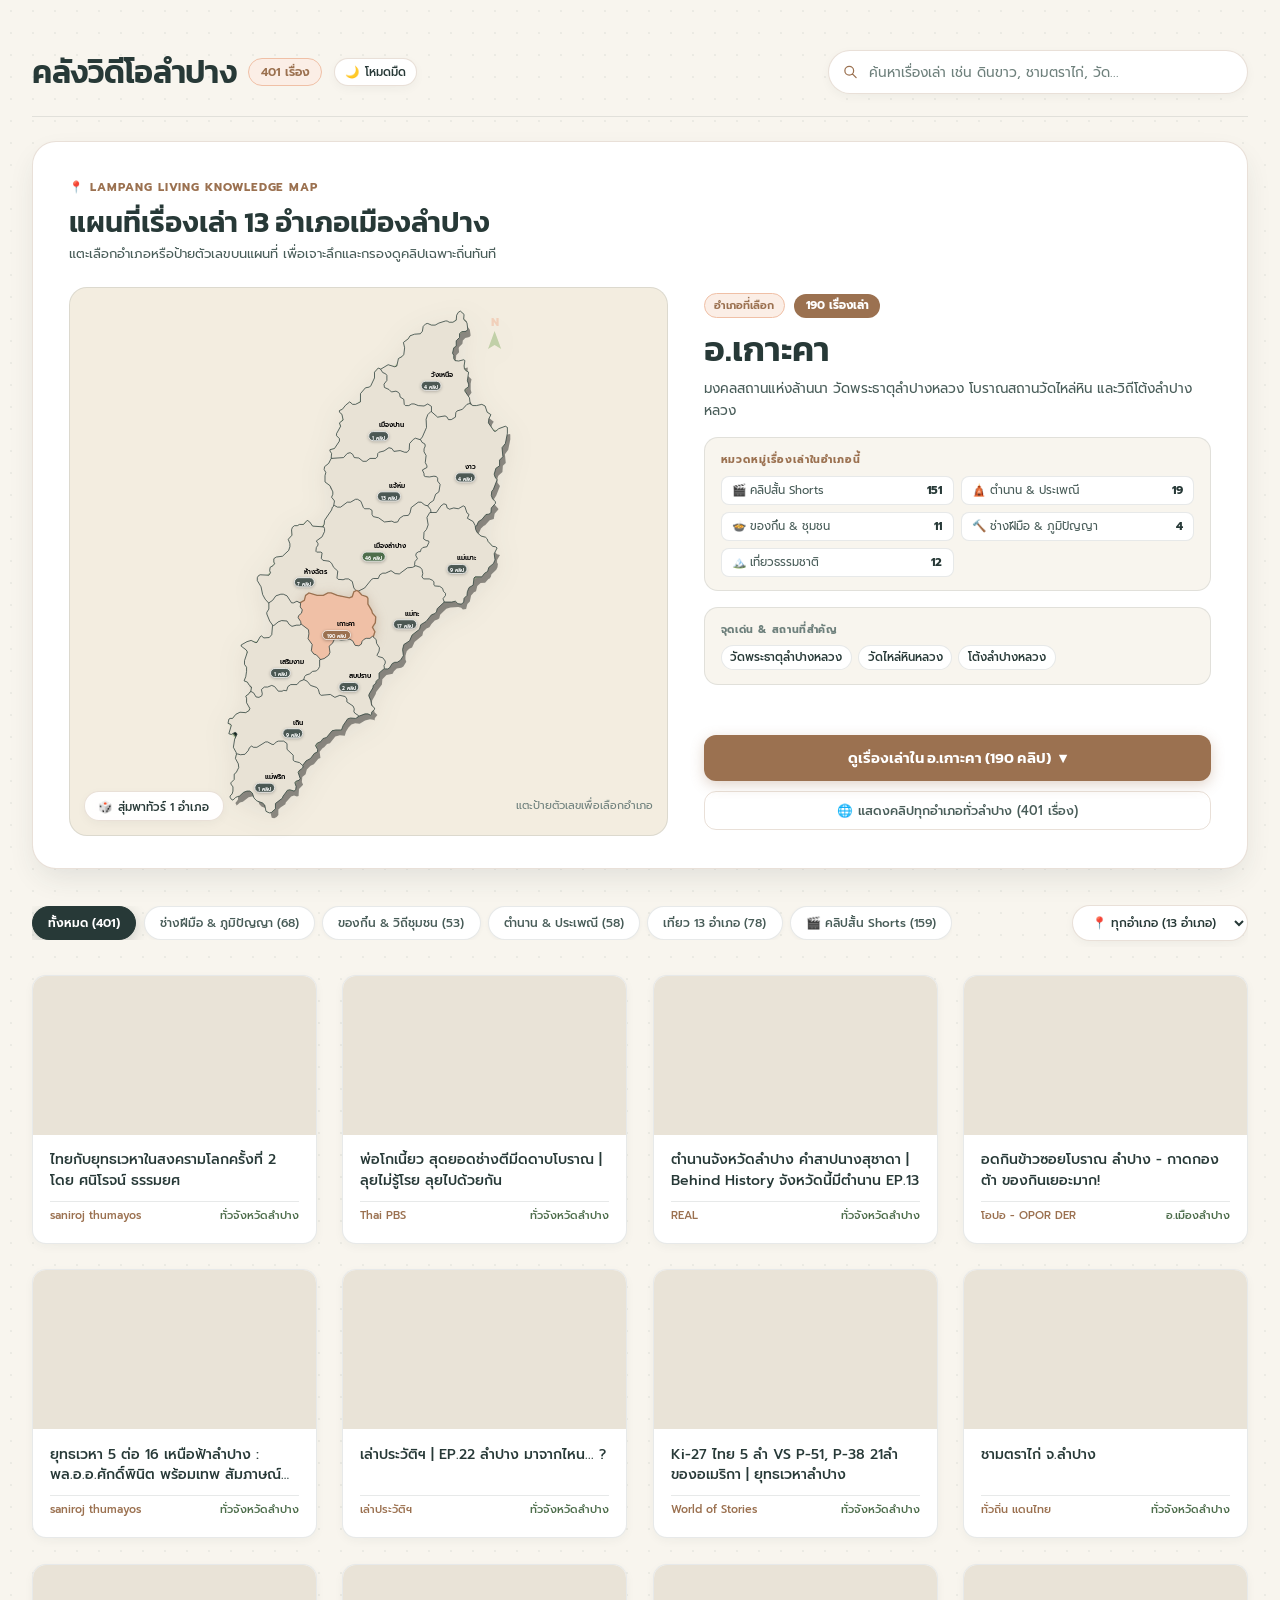
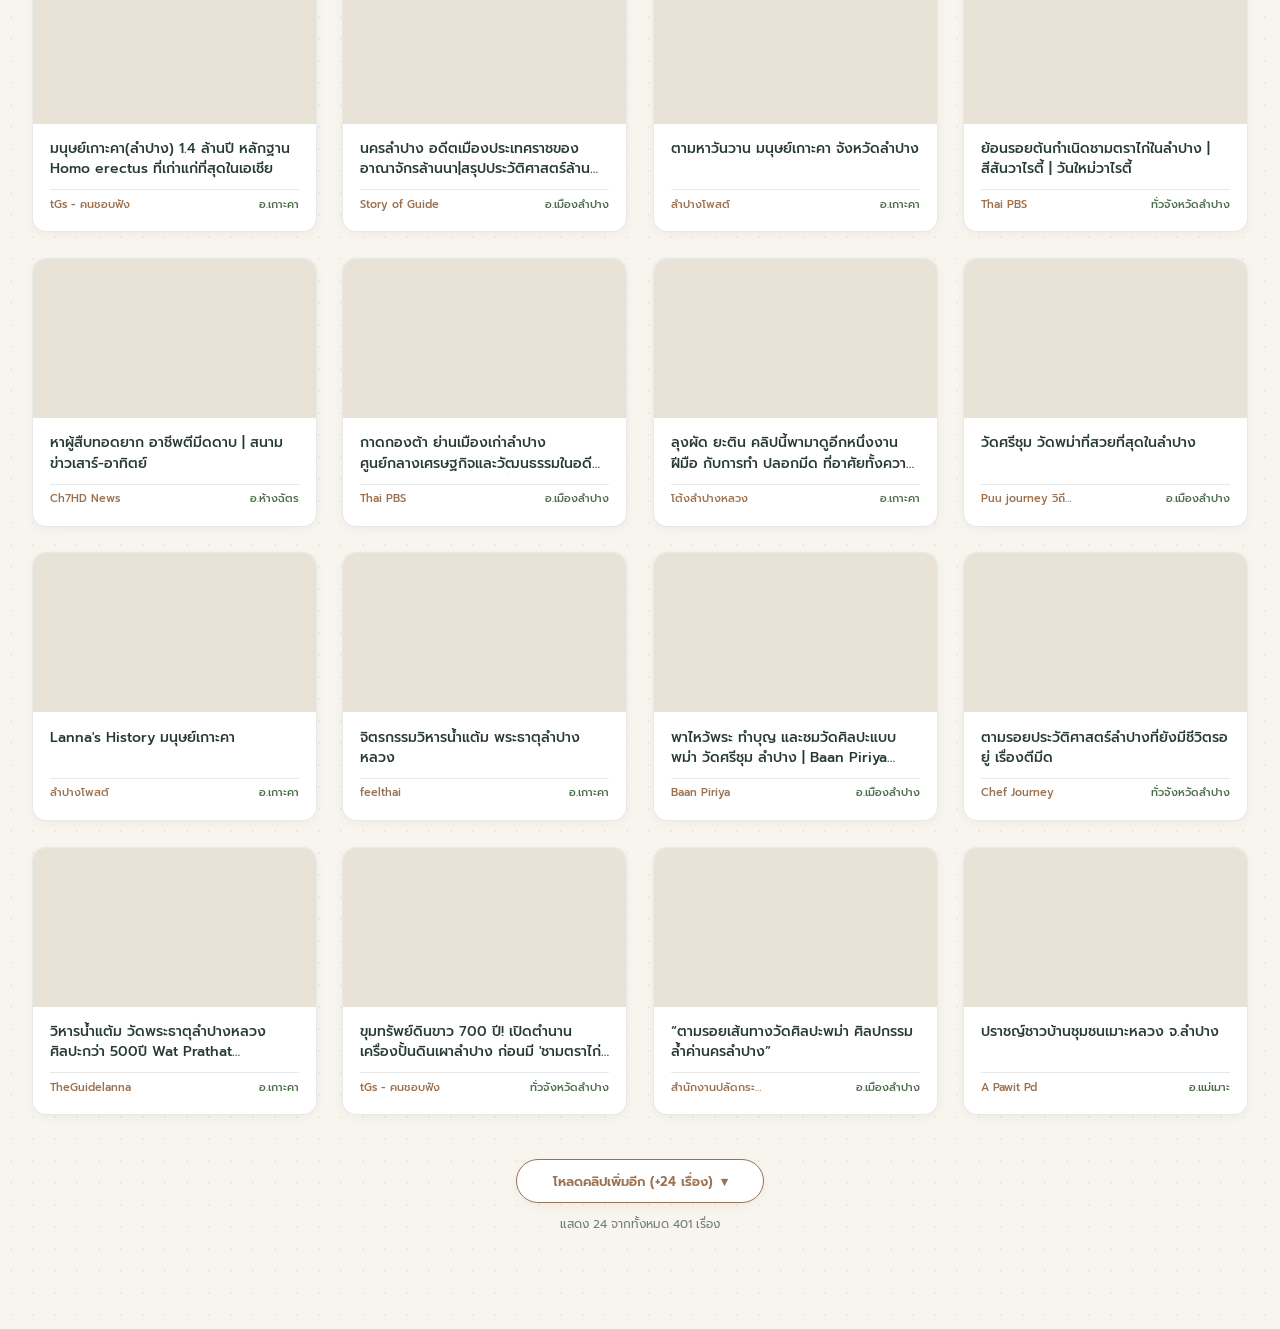
<file: preview.html>
<!DOCTYPE html>
<html lang="th">
<head>
  <meta charset="UTF-8">
  <meta name="viewport" content="width=device-width, initial-scale=1.0">
  <title>คลังวิดีโอลำปาง & แผนที่ 13 อำเภอ — โต้งลำปางหลวง (Unified Masterpiece)</title>
  <link rel="preconnect" href="https://fonts.googleapis.com">
  <link rel="preconnect" href="https://fonts.gstatic.com" crossorigin>
  <link href="https://fonts.googleapis.com/css2?family=Kanit:wght@500;600;700&family=Prompt:wght@300;400;500;600&display=swap" rel="stylesheet">
  <style>

    /* ================= TLL HERITAGE WARM NUDE VIDEO ARCHIVE ================= */
    :root {
      --bg-cream: #F8F5EE;
      --bg-cream-alt: #F3EDE0;
      --surface-white: #FFFFFF;
      --surface-card: #FFFFFF;
      --ink: #273937;
      --ink-sub: #485c58;
      --text-muted: #6e807c;
      --line-light: rgba(39, 57, 55, 0.11);
      --line-warm: rgba(155, 113, 80, 0.22);
      --terracotta: #9b7150;
      --terracotta-hover: #845e40;
      --sage: #8ca88a;
      --sage-deep: #4d6d4b;
      --peach: #f0c0a6;
      --peach-light: #fbeee6;
      --celadon: #d6e2d4;
      --shadow-sm: 0 3px 12px -2px rgba(39, 57, 55, 0.06);
      --shadow-md: 0 12px 30px -6px rgba(39, 57, 55, 0.12);
    }

    *, *::before, *::after {
      box-sizing: border-box;
      margin: 0;
      padding: 0;
    }

    body {
      margin: 0;
      padding: 0;
      background-color: var(--bg-cream);
      background-image: radial-gradient(rgba(39, 57, 55, 0.06) 1px, transparent 1px);
      background-size: 22px 22px;
      color: var(--ink);
      font-family: 'Prompt', -apple-system, BlinkMacSystemFont, "Segoe UI", Roboto, sans-serif;
      line-height: 1.5;
      -webkit-font-smoothing: antialiased;
      min-height: 100vh;
    }

    .tll-hide-scroll::-webkit-scrollbar { display: none; }
    .tll-hide-scroll { -ms-overflow-style: none; scrollbar-width: none; }

    .tll-archive-shell {
      width: 100%;
      max-width: 1360px;
      margin: 0 auto;
      padding: 1.75rem 0.85rem 5rem 0.85rem;
    }
    @media (min-width: 768px) {
      .tll-archive-shell { padding: 3rem 2rem 6rem 2rem; }
    }

    
    .tll-theme-toggle {
      padding: 0.22rem 0.65rem;
      border-radius: 999px;
      font: 500 11.5px 'Prompt', sans-serif;
      border: 1px solid var(--line-warm);
      background: var(--surface-white);
      color: var(--ink);
      cursor: pointer;
      display: inline-flex;
      align-items: center;
      gap: 0.35rem;
      transition: all 0.2s ease;
      box-shadow: var(--shadow-sm);
      outline: none;
    }
    .tll-theme-toggle:hover {
      border-color: var(--terracotta);
      color: var(--terracotta);
    }

    body.theme-dark {
      --bg-cream: #172321;
      --bg-cream-alt: #101917;
      --surface-white: #1e2c2a;
      --surface-card: #1e2c2a;
      --ink: #ffffff;
      --ink-sub: #d6e2d4;
      --text-muted: #9ba7a4;
      --line-light: rgba(167, 192, 138, 0.16);
      --line-warm: rgba(240, 192, 166, 0.28);
      --terracotta: #f0c0a6;
      --terracotta-hover: #ffffff;
      --sage: #8ca88a;
      --sage-deep: #a7c08a;
      --peach-light: rgba(240, 192, 166, 0.15);
      --shadow-sm: 0 4px 16px rgba(0,0,0,0.4);
      --shadow-md: 0 16px 36px -10px rgba(0, 0, 0, 0.8);
    }
    body.theme-dark .tll-cat-pill.active {
      background: #f0c0a6;
      color: #172321;
      border-color: #f0c0a6;
    }
    body.theme-dark .tll-search-input {
      background: rgba(30, 44, 42, 0.95);
    }

    /* 1. HEADER & SEARCH */
    .tll-head-flex {
      display: flex;
      flex-direction: column;
      gap: 1rem;
      margin-bottom: 1.5rem;
      padding-bottom: 1.25rem;
      border-bottom: 1px solid var(--line-light);
    }
    @media (min-width: 768px) {
      .tll-head-flex {
        flex-direction: row;
        align-items: center;
        justify-content: space-between;
      }
    }

    .tll-title-group {
      display: flex;
      align-items: center;
      gap: 0.75rem;
    }
    .tll-main-h2 {
      font-family: 'Kanit', sans-serif;
      font-size: clamp(1.4rem, 2.8vw, 2rem);
      font-weight: 600;
      color: var(--ink);
      letter-spacing: -0.01em;
      margin: 0;
    }
    .tll-count-badge {
      padding: 0.22rem 0.7rem;
      border-radius: 99px;
      font-size: 12px;
      font-family: 'Prompt', sans-serif;
      font-weight: 600;
      background: var(--peach-light);
      color: var(--terracotta);
      border: 1px solid var(--peach);
    }

    .tll-search-dock {
      position: relative;
      width: 100%;
      max-width: 420px;
    }
    .tll-search-input {
      width: 100%;
      padding: 0.65rem 2.2rem 0.65rem 2.5rem;
      border-radius: 999px;
      font: 400 0.85rem 'Prompt', sans-serif;
      border: 1px solid var(--line-warm);
      background: var(--surface-white);
      color: var(--ink);
      box-shadow: var(--shadow-sm);
      outline: none;
      transition: all 0.22s ease;
    }
    .tll-search-input:focus {
      border-color: var(--terracotta);
      box-shadow: 0 0 0 3px rgba(155, 113, 80, 0.16);
      background: var(--surface-white);
    }
    .tll-search-input::placeholder { color: var(--text-muted); }
    .tll-search-ico {
      position: absolute;
      left: 0.95rem;
      top: 50%;
      transform: translateY(-50%);
      width: 15px;
      height: 15px;
      color: var(--terracotta);
      pointer-events: none;
    }
    .tll-search-clear-btn {
      position: absolute;
      right: 0.75rem;
      top: 50%;
      transform: translateY(-50%);
      width: 20px;
      height: 20px;
      border-radius: 50%;
      border: 0;
      background: rgba(39, 57, 55, 0.08);
      color: var(--ink);
      cursor: pointer;
      display: none;
      align-items: center;
      justify-content: center;
      font-size: 11px;
    }

    /* 2. FILTER STRIP */
    .tll-filter-row {
      display: flex;
      align-items: center;
      justify-content: space-between;
      gap: 0.75rem;
      margin-bottom: 1.75rem;
      overflow-x: auto;
      padding-bottom: 0.4rem;
    }
    .tll-pill-scroll {
      display: flex;
      align-items: center;
      gap: 0.45rem;
      overflow-x: auto;
    }
    .tll-cat-pill {
      flex-shrink: 0;
      padding: 0.42rem 0.95rem;
      border-radius: 999px;
      font-size: 12px;
      font-family: 'Prompt', sans-serif;
      font-weight: 500;
      border: 1px solid var(--line-light);
      background: var(--surface-white);
      color: var(--ink-sub);
      box-shadow: 0 1px 4px rgba(39, 57, 55, 0.04);
      cursor: pointer;
      transition: all 0.2s ease;
      white-space: nowrap;
    }
    .tll-cat-pill:hover {
      border-color: var(--terracotta);
      color: var(--terracotta);
    }
    .tll-cat-pill.active {
      background: var(--ink);
      color: #ffffff;
      font-weight: 600;
      border-color: var(--ink);
      box-shadow: 0 4px 14px rgba(39, 57, 55, 0.22);
    }

    .tll-select-wrap {
      display: flex;
      align-items: center;
      gap: 0.5rem;
      flex-shrink: 0;
    }
    .tll-select-btn {
      padding: 0.42rem 0.95rem;
      border-radius: 999px;
      font: 500 12px 'Prompt', sans-serif;
      border: 1px solid var(--line-warm);
      background: var(--surface-white);
      color: var(--ink);
      box-shadow: var(--shadow-sm);
      outline: none;
      cursor: pointer;
      transition: border-color 0.2s ease;
    }
    .tll-select-btn:focus { border-color: var(--terracotta); }

    /* 3. VIDEO GRID (2-COL MOBILE, 3-4 COL DESKTOP) */
    .tll-grid {
      display: grid;
      grid-template-columns: repeat(2, 1fr);
      gap: 0.85rem;
    }
    @media (min-width: 680px) {
      .tll-grid { grid-template-columns: repeat(2, 1fr); gap: 1.25rem; }
    }
    @media (min-width: 960px) {
      .tll-grid { grid-template-columns: repeat(3, 1fr); gap: 1.5rem; }
    }
    @media (min-width: 1280px) {
      .tll-grid { grid-template-columns: repeat(4, 1fr); gap: 1.6rem; }
    }

    .tll-card {
      position: relative;
      background: var(--surface-card);
      border: 1px solid var(--line-light);
      border-radius: 14px;
      overflow: hidden;
      display: flex;
      flex-direction: column;
      cursor: pointer;
      box-shadow: var(--shadow-sm);
      transition: transform 0.25s cubic-bezier(0.16, 1, 0.3, 1), border-color 0.25s ease, box-shadow 0.25s ease;
    }
    .tll-card:hover {
      transform: translateY(-5px);
      border-color: var(--terracotta);
      box-shadow: var(--shadow-md);
    }

    .tll-thumb {
      position: relative;
      width: 100%;
      aspect-ratio: 16 / 9;
      background: #e9e4dc;
      overflow: hidden;
    }
    .tll-thumb img {
      width: 100%;
      height: 100%;
      object-fit: cover;
      display: block;
      transition: transform 0.45s ease;
    }
    .tll-card:hover .tll-thumb img {
      transform: scale(1.05);
    }

    .tll-play-btn {
      position: absolute;
      inset: 0;
      display: flex;
      align-items: center;
      justify-content: center;
      background: rgba(39, 57, 55, 0.3);
      opacity: 0;
      transition: opacity 0.2s ease;
    }
    .tll-card:hover .tll-play-btn { opacity: 1; }
    .tll-play-circle {
      width: 44px;
      height: 44px;
      border-radius: 50%;
      background: var(--terracotta);
      color: #ffffff;
      display: flex;
      align-items: center;
      justify-content: center;
      box-shadow: 0 4px 16px rgba(155, 113, 80, 0.45);
      transform: scale(0.9);
      transition: transform 0.2s ease;
    }
    .tll-card:hover .tll-play-circle { transform: scale(1); }
    .tll-play-circle svg { width: 18px; height: 18px; margin-left: 2px; }

    .tll-tag-cat {
      position: absolute;
      top: 0.45rem;
      left: 0.45rem;
      z-index: 5;
      padding: 0.15rem 0.5rem;
      border-radius: 5px;
      font-size: 10px;
      font-weight: 500;
      background: rgba(39, 57, 55, 0.92);
      backdrop-filter: blur(4px);
      color: var(--celadon);
      border: 1px solid rgba(214, 226, 212, 0.35);
    }
    .tll-tag-len {
      position: absolute;
      bottom: 0.45rem;
      right: 0.45rem;
      z-index: 5;
      padding: 0.12rem 0.38rem;
      border-radius: 4px;
      font-size: 10px;
      font-family: monospace;
      font-weight: 600;
      background: rgba(0, 0, 0, 0.85);
      color: #ffffff;
    }

    .tll-body {
      padding: 0.75rem 0.8rem 0.9rem 0.8rem;
      display: flex;
      flex-direction: column;
      flex: 1;
    }
    @media (min-width: 680px) {
      .tll-body { padding: 0.95rem 1.05rem 1.15rem 1.05rem; }
    }

    .tll-card-title {
      font-family: 'Prompt', sans-serif;
      font-size: 13px;
      font-weight: 500;
      color: var(--ink);
      line-height: 1.45;
      display: -webkit-box;
      -webkit-line-clamp: 2;
      -webkit-box-orient: vertical;
      overflow: hidden;
      margin-bottom: 0.45rem;
      flex: 1;
      transition: color 0.2s ease;
    }
    @media (min-width: 680px) {
      .tll-card-title { font-size: 14px; margin-bottom: 0.6rem; }
    }
    .tll-card:hover .tll-card-title { color: var(--terracotta); }

    .tll-meta-row {
      display: flex;
      align-items: center;
      justify-content: space-between;
      gap: 0.35rem;
      font-size: 10.5px;
      color: var(--text-muted);
      padding-top: 0.4rem;
      border-top: 1px solid var(--line-light);
    }
    @media (min-width: 680px) {
      .tll-meta-row { font-size: 11px; }
    }
    .tll-meta-channel {
      color: var(--terracotta);
      font-weight: 500;
      white-space: nowrap;
      max-width: 95px;
      overflow: hidden;
      text-overflow: ellipsis;
    }
    .tll-meta-dist {
      color: var(--sage-deep);
      font-weight: 500;
      white-space: nowrap;
    }

    /* 4. LOAD MORE & PROGRESS */
    .tll-footer-bar {
      display: flex;
      flex-direction: column;
      align-items: center;
      gap: 0.75rem;
      margin-top: 2.75rem;
    }
    .tll-btn-more {
      padding: 0.7rem 2.2rem;
      border-radius: 999px;
      font-size: 13px;
      font-family: 'Prompt', sans-serif;
      font-weight: 600;
      background: var(--surface-white);
      border: 1.5px solid var(--terracotta);
      color: var(--terracotta);
      box-shadow: var(--shadow-sm);
      cursor: pointer;
      display: inline-flex;
      align-items: center;
      gap: 0.5rem;
      transition: all 0.22s ease;
    }
    .tll-btn-more:hover {
      background: var(--terracotta);
      color: #ffffff;
      box-shadow: var(--shadow-md);
    }
    .tll-progress-note {
      font-size: 12px;
      color: var(--text-muted);
    }

    /* 5. THEATER MODAL */
    .tll-theater {
      position: fixed;
      inset: 0;
      z-index: 999999;
      display: none;
      align-items: center;
      justify-content: center;
      padding: 1rem;
      background: rgba(23, 35, 33, 0.88);
      backdrop-filter: blur(14px);
    }
    .tll-theater.active { display: flex; }
    .tll-theater-box {
      position: relative;
      width: min(940px, 96vw);
      background: var(--surface-white);
      border: 1px solid var(--line-warm);
      border-radius: 18px;
      overflow: hidden;
      box-shadow: 0 30px 80px rgba(0,0,0,0.45);
    }
    .tll-theater-video {
      position: relative;
      width: 100%;
      aspect-ratio: 16 / 9;
      background: #000;
    }
    .tll-theater-video iframe {
      position: absolute;
      inset: 0;
      width: 100%;
      height: 100%;
      border: 0;
    }
    .tll-theater-close {
      position: absolute;
      top: 0.75rem;
      right: 0.75rem;
      z-index: 20;
      width: 2.2rem;
      height: 2.2rem;
      border-radius: 50%;
      border: 1px solid rgba(255,255,255,0.3);
      background: rgba(0,0,0,0.7);
      color: #fff;
      cursor: pointer;
      display: flex;
      align-items: center;
      justify-content: center;
      font-size: 1.1rem;
      transition: all 0.2s ease;
    }
    .tll-theater-close:hover { background: var(--terracotta); color: #fff; }
    .tll-theater-info {
      padding: 1.1rem 1.4rem;
      background: var(--surface-white);
    }

  /* High-Performance Rendering & Zero-Shift Rules */
  .tll-thumb {
    position: relative;
    width: 100%;
    aspect-ratio: 16 / 9;
    background: #e9e3d7;
    overflow: hidden;
    content-visibility: auto;
  }
  .tll-thumb img {
    width: 100%;
    height: 100%;
    object-fit: cover;
    display: block;
    transition: transform 0.35s cubic-bezier(0.16, 1, 0.3, 1);
  }
  .tll-card:hover .tll-thumb img {
    transform: scale(1.04);
  }

  /* ================= MAP SECTION STYLES ================= */
  .tll-map-wrapper {
    margin-bottom: 2.25rem;
    background: var(--surface-white);
    border: 1px solid var(--line-warm);
    border-radius: 24px;
    padding: 1.25rem;
    box-shadow: var(--shadow-md);
    position: relative;
    overflow: hidden;
  }
  @media (min-width: 960px) {
    .tll-map-wrapper {
      padding: 2rem 2.25rem;
    }
  }

  .tll-map-top-bar {
    display: flex;
    flex-direction: column;
    gap: 0.4rem;
    margin-bottom: 1.5rem;
  }
  @media (min-width: 768px) {
    .tll-map-top-bar {
      flex-direction: row;
      align-items: flex-end;
      justify-content: space-between;
    }
  }
  .tll-map-eyebrow {
    font-size: 11.5px;
    font-weight: 700;
    letter-spacing: 0.08em;
    color: var(--terracotta);
    text-transform: uppercase;
    display: inline-flex;
    align-items: center;
    gap: 0.4rem;
  }
  .tll-map-heading {
    font-family: 'Kanit', sans-serif;
    font-size: clamp(1.3rem, 2.4vw, 1.8rem);
    font-weight: 600;
    color: var(--ink);
    margin: 0.15rem 0 0 0;
  }
  .tll-map-subheading {
    font-size: 13px;
    color: var(--ink-sub);
    margin: 0;
  }

  .tll-map-grid-inner {
    display: grid;
    grid-template-columns: 1fr;
    gap: 1.5rem;
  }
  @media (min-width: 960px) {
    .tll-map-grid-inner {
      grid-template-columns: 1.18fr 1fr;
      gap: 2.25rem;
    }
  }

  /* Left: Vector Canvas */
  .tll-map-canvas-box {
    position: relative;
    display: flex;
    flex-direction: column;
    align-items: center;
    justify-content: center;
    background: var(--bg-cream-alt);
    border: 1px solid var(--line-light);
    border-radius: 18px;
    padding: 0.85rem;
    min-height: 440px;
  }
  .tll-map-canvas-box svg {
    width: 100%;
    max-height: 520px;
    height: auto;
    display: block;
    filter: drop-shadow(0 6px 14px rgba(39, 57, 55, 0.08));
  }

  /* District Polygons */
  .district-poly {
    fill: #e8e2d5;
    stroke: #273937;
    stroke-width: 1.8px;
    cursor: pointer;
    transition: all 0.25s cubic-bezier(0.16, 1, 0.3, 1);
  }
  .district-region:hover .district-poly {
    fill: #c5d6c3;
    stroke: var(--sage-deep);
    stroke-width: 2.4px;
    filter: drop-shadow(0 4px 10px rgba(77, 109, 75, 0.25));
  }
  .district-region.active .district-poly {
    fill: #f0c0a6 !important;
    stroke: var(--terracotta) !important;
    stroke-width: 3.2px !important;
    filter: drop-shadow(0 6px 14px rgba(155, 113, 80, 0.35));
  }
  .district-region text {
    font-family: 'Prompt', sans-serif;
    font-weight: 600;
    pointer-events: none;
    transition: fill 0.2s ease;
  }

  .map-badge-bubble {
    transition: transform 0.2s ease;
    cursor: pointer;
  }
  .map-badge-bubble:hover {
    transform: scale(1.15);
  }

  /* HUD Tooltip */
  .tll-map-hud {
    position: absolute;
    top: 0.85rem;
    left: 0.85rem;
    background: rgba(39, 57, 55, 0.92);
    backdrop-filter: blur(8px);
    color: #ffffff;
    padding: 0.35rem 0.8rem;
    border-radius: 999px;
    font-size: 11.5px;
    font-weight: 500;
    border: 1px solid var(--peach);
    pointer-events: none;
    transition: opacity 0.2s ease, transform 0.2s ease;
    box-shadow: 0 4px 12px rgba(0,0,0,0.25);
    z-index: 10;
  }
  .tll-map-hud.is-hidden {
    opacity: 0;
    transform: translateY(-4px);
  }

  /* Quick Floating Bar */
  .tll-map-dock-bottom {
    position: absolute;
    bottom: 0.85rem;
    left: 0.85rem;
    right: 0.85rem;
    display: flex;
    justify-content: space-between;
    align-items: center;
    gap: 0.5rem;
    flex-wrap: wrap;
    z-index: 10;
  }
  .tll-map-rnd-btn {
    padding: 0.32rem 0.85rem;
    border-radius: 999px;
    border: 1px solid var(--line-warm);
    background: rgba(255, 255, 255, 0.95);
    backdrop-filter: blur(6px);
    font: 500 11.5px 'Prompt', sans-serif;
    color: var(--ink);
    cursor: pointer;
    display: inline-flex;
    align-items: center;
    gap: 0.35rem;
    transition: all 0.2s ease;
    box-shadow: var(--shadow-sm);
  }
  .tll-map-rnd-btn:hover {
    background: var(--terracotta);
    color: #ffffff;
    border-color: var(--terracotta);
  }

  /* Right: District Inspector */
  .tll-dist-inspector {
    display: flex;
    flex-direction: column;
    justify-content: space-between;
    padding: 0.4rem 0;
  }
  .tll-dist-tag-row {
    display: flex;
    align-items: center;
    gap: 0.6rem;
    margin-bottom: 0.6rem;
  }
  .tll-dist-tag-main {
    padding: 0.2rem 0.6rem;
    border-radius: 99px;
    font-size: 11px;
    font-weight: 600;
    background: var(--peach-light);
    color: var(--terracotta);
    border: 1px solid var(--peach);
  }
  .tll-dist-count-tag {
    padding: 0.2rem 0.7rem;
    border-radius: 99px;
    font-size: 11.5px;
    font-weight: 700;
    background: #9b7150;
    color: #ffffff;
  }
  .tll-dist-h3 {
    font-family: 'Kanit', sans-serif;
    font-size: clamp(1.6rem, 2.8vw, 2.2rem);
    font-weight: 600;
    color: var(--ink);
    line-height: 1.2;
    margin: 0 0 0.5rem 0;
  }
  .tll-dist-desc {
    font-size: 13.5px;
    color: var(--ink-sub);
    line-height: 1.6;
    margin-bottom: 1rem;
  }

  /* Category Breakdown Grid */
  .tll-breakdown-card {
    background: var(--bg-cream);
    border: 1px solid var(--line-light);
    border-radius: 14px;
    padding: 0.85rem 1rem;
    margin-bottom: 1rem;
  }
  .tll-breakdown-lbl {
    font-size: 10.5px;
    font-weight: 700;
    color: var(--terracotta);
    letter-spacing: 0.08em;
    text-transform: uppercase;
    margin-bottom: 0.5rem;
    display: block;
  }
  .tll-breakdown-stats {
    display: grid;
    grid-template-columns: repeat(2, 1fr);
    gap: 0.45rem;
  }
  .tll-stat-chip {
    display: flex;
    align-items: center;
    justify-content: space-between;
    padding: 0.3rem 0.65rem;
    background: var(--surface-white);
    border: 1px solid var(--line-light);
    border-radius: 8px;
    font-size: 11.5px;
  }
  .tll-stat-chip span:first-child { color: var(--ink-sub); }
  .tll-stat-chip span:last-child { font-weight: 700; color: var(--ink); }

  /* Landmarks tags */
  .tll-lm-card {
    background: var(--bg-cream);
    border: 1px solid var(--line-light);
    border-radius: 14px;
    padding: 0.85rem 1rem;
    margin-bottom: 1.25rem;
  }
  .tll-lm-title {
    font-size: 10.5px;
    font-weight: 700;
    color: var(--text-muted);
    letter-spacing: 0.06em;
    text-transform: uppercase;
    margin-bottom: 0.45rem;
    display: block;
  }
  .tll-lm-taglist {
    display: flex;
    flex-wrap: wrap;
    gap: 0.35rem;
  }
  .tll-lm-item {
    padding: 0.2rem 0.55rem;
    background: var(--surface-white);
    border: 1px solid var(--line-light);
    border-radius: 999px;
    font-size: 11.5px;
    color: var(--ink);
    font-weight: 500;
  }

  /* Actions */
  .tll-dist-btns {
    display: flex;
    flex-direction: column;
    gap: 0.65rem;
    margin-top: auto;
  }
  .tll-action-view-dist {
    width: 100%;
    padding: 0.75rem 1.25rem;
    border-radius: 12px;
    font: 600 14.5px 'Kanit', sans-serif;
    background: var(--terracotta);
    color: #ffffff;
    border: 0;
    cursor: pointer;
    display: inline-flex;
    align-items: center;
    justify-content: center;
    gap: 0.5rem;
    box-shadow: 0 4px 14px rgba(155, 113, 80, 0.3);
    transition: all 0.25s ease;
  }
  .tll-action-view-dist:hover {
    background: var(--terracotta-hover);
    transform: translateY(-2px);
    box-shadow: 0 8px 18px rgba(155, 113, 80, 0.4);
  }
  .tll-action-view-all {
    width: 100%;
    padding: 0.55rem 1rem;
    border-radius: 12px;
    font: 500 12.5px 'Prompt', sans-serif;
    background: transparent;
    color: var(--ink-sub);
    border: 1px solid var(--line-warm);
    cursor: pointer;
    display: inline-flex;
    align-items: center;
    justify-content: center;
    gap: 0.35rem;
    transition: all 0.2s ease;
  }
  .tll-action-view-all:hover {
    background: var(--bg-cream);
    color: var(--ink);
    border-color: var(--terracotta);
  }

  /* Dark Theme Scoped Overrides */
  #tll-archive-root.theme-dark, #tll-archive-mount.theme-dark, body.theme-dark {
    --bg-cream: #172321;
    --bg-cream-alt: #101917;
    --surface-white: #1e2c2a;
    --surface-card: #1e2c2a;
    --ink: #ffffff;
    --ink-sub: #d6e2d4;
    --text-muted: #9ba7a4;
    --line-light: rgba(167, 192, 138, 0.16);
    --line-warm: rgba(240, 192, 166, 0.28);
    --terracotta: #f0c0a6;
    --terracotta-hover: #ffffff;
    --sage: #8ca88a;
    --sage-deep: #a7c08a;
    --peach-light: rgba(240, 192, 166, 0.15);
    --shadow-sm: 0 4px 16px rgba(0,0,0,0.4);
    --shadow-md: 0 16px 36px -10px rgba(0, 0, 0, 0.8);
  }
  #tll-archive-root.theme-dark .tll-cat-pill.active,
  #tll-archive-mount.theme-dark .tll-cat-pill.active,
  body.theme-dark .tll-cat-pill.active {
    background: #f0c0a6;
    color: #172321;
    border-color: #f0c0a6;
  }
  #tll-archive-root.theme-dark .tll-search-input,
  #tll-archive-mount.theme-dark .tll-search-input,
  body.theme-dark .tll-search-input {
    background: rgba(30, 44, 42, 0.95);
    color: #ffffff;
  }
  #tll-archive-root.theme-dark .tll-select-btn,
  #tll-archive-mount.theme-dark .tll-select-btn,
  body.theme-dark .tll-select-btn {
    background: #1e2c2a;
    color: #ffffff;
    border-color: rgba(240, 192, 166, 0.28);
  }
  #tll-archive-root.theme-dark .tll-card,
  #tll-archive-mount.theme-dark .tll-card,
  body.theme-dark .tll-card {
    background: #1e2c2a;
    border-color: rgba(167, 192, 138, 0.16);
  }
  #tll-archive-root.theme-dark .tll-theme-toggle,
  #tll-archive-mount.theme-dark .tll-theme-toggle,
  body.theme-dark .tll-theme-toggle {
    background: #1e2c2a;
    color: #f0c0a6;
    border-color: rgba(240, 192, 166, 0.3);
  }
  #tll-archive-root.theme-dark .district-poly,
  body.theme-dark .district-poly {
    fill: #192724;
    stroke: #8ca88a;
  }
  #tll-archive-root.theme-dark .district-region:hover .district-poly,
  body.theme-dark .district-region:hover .district-poly {
    fill: #2d453f;
    stroke: #a7c08a;
  }
  #tll-archive-root.theme-dark .district-region.active .district-poly,
  body.theme-dark .district-region.active .district-poly {
    fill: #9b7150 !important;
    stroke: #f0c0a6 !important;
  }
  #tll-archive-root.theme-dark .tll-stat-chip,
  #tll-archive-root.theme-dark .tll-lm-item,
  body.theme-dark .tll-stat-chip,
  body.theme-dark .tll-lm-item {
    background: #1e2c2a;
    color: #d6e2d4;
    border-color: rgba(167, 192, 138, 0.16);
  }
  #tll-archive-root.theme-dark .tll-stat-chip span:last-child,
  body.theme-dark .tll-stat-chip span:last-child {
    color: #f0c0a6;
  }
  #tll-archive-root.theme-dark .tll-map-rnd-btn,
  body.theme-dark .tll-map-rnd-btn {
    background: #1e2c2a;
    color: #f0c0a6;
    border-color: rgba(240, 192, 166, 0.3);
  }

  </style>
</head>
<body>
  <div id="tll-archive-root"></div>
  <script>
/**
 * Lampang Living Knowledge Hub — Unified Masterpiece Video & Map Engine
 * Production Bundle v4.0.0 (Heritage Warm Nude Standard)
 * Features: Interactive 13-District Map + Live Badges + 401 Video Archive + Dual Theme + Structured Data
 */
(function() {
  if (window.__TLL_ARCHIVE_MOUNTED__) return;
  window.__TLL_ARCHIVE_MOUNTED__ = true;

  var scriptTag = document.currentScript;
  var mount = document.getElementById('tll-archive-root') || document.getElementById('tll-archive-mount');
  if (!mount) {
    mount = document.createElement('div');
    mount.id = 'tll-archive-root';
    if (scriptTag && scriptTag.parentNode) {
      scriptTag.parentNode.insertBefore(mount, scriptTag.nextSibling);
    } else {
      document.body.appendChild(mount);
    }
  }

  // 1. Inject Styles
  if (!document.getElementById('tll-archive-master-styles')) {
    var style = document.createElement('style');
    style.id = 'tll-archive-master-styles';
    style.textContent = "\n    /* ================= TLL HERITAGE WARM NUDE VIDEO ARCHIVE ================= */\n    :root {\n      --bg-cream: #F8F5EE;\n      --bg-cream-alt: #F3EDE0;\n      --surface-white: #FFFFFF;\n      --surface-card: #FFFFFF;\n      --ink: #273937;\n      --ink-sub: #485c58;\n      --text-muted: #6e807c;\n      --line-light: rgba(39, 57, 55, 0.11);\n      --line-warm: rgba(155, 113, 80, 0.22);\n      --terracotta: #9b7150;\n      --terracotta-hover: #845e40;\n      --sage: #8ca88a;\n      --sage-deep: #4d6d4b;\n      --peach: #f0c0a6;\n      --peach-light: #fbeee6;\n      --celadon: #d6e2d4;\n      --shadow-sm: 0 3px 12px -2px rgba(39, 57, 55, 0.06);\n      --shadow-md: 0 12px 30px -6px rgba(39, 57, 55, 0.12);\n    }\n\n    *, *::before, *::after {\n      box-sizing: border-box;\n      margin: 0;\n      padding: 0;\n    }\n\n    body {\n      margin: 0;\n      padding: 0;\n      background-color: var(--bg-cream);\n      background-image: radial-gradient(rgba(39, 57, 55, 0.06) 1px, transparent 1px);\n      background-size: 22px 22px;\n      color: var(--ink);\n      font-family: 'Prompt', -apple-system, BlinkMacSystemFont, \"Segoe UI\", Roboto, sans-serif;\n      line-height: 1.5;\n      -webkit-font-smoothing: antialiased;\n      min-height: 100vh;\n    }\n\n    .tll-hide-scroll::-webkit-scrollbar { display: none; }\n    .tll-hide-scroll { -ms-overflow-style: none; scrollbar-width: none; }\n\n    .tll-archive-shell {\n      width: 100%;\n      max-width: 1360px;\n      margin: 0 auto;\n      padding: 1.75rem 0.85rem 5rem 0.85rem;\n    }\n    @media (min-width: 768px) {\n      .tll-archive-shell { padding: 3rem 2rem 6rem 2rem; }\n    }\n\n    \n    .tll-theme-toggle {\n      padding: 0.22rem 0.65rem;\n      border-radius: 999px;\n      font: 500 11.5px 'Prompt', sans-serif;\n      border: 1px solid var(--line-warm);\n      background: var(--surface-white);\n      color: var(--ink);\n      cursor: pointer;\n      display: inline-flex;\n      align-items: center;\n      gap: 0.35rem;\n      transition: all 0.2s ease;\n      box-shadow: var(--shadow-sm);\n      outline: none;\n    }\n    .tll-theme-toggle:hover {\n      border-color: var(--terracotta);\n      color: var(--terracotta);\n    }\n\n    body.theme-dark {\n      --bg-cream: #172321;\n      --bg-cream-alt: #101917;\n      --surface-white: #1e2c2a;\n      --surface-card: #1e2c2a;\n      --ink: #ffffff;\n      --ink-sub: #d6e2d4;\n      --text-muted: #9ba7a4;\n      --line-light: rgba(167, 192, 138, 0.16);\n      --line-warm: rgba(240, 192, 166, 0.28);\n      --terracotta: #f0c0a6;\n      --terracotta-hover: #ffffff;\n      --sage: #8ca88a;\n      --sage-deep: #a7c08a;\n      --peach-light: rgba(240, 192, 166, 0.15);\n      --shadow-sm: 0 4px 16px rgba(0,0,0,0.4);\n      --shadow-md: 0 16px 36px -10px rgba(0, 0, 0, 0.8);\n    }\n    body.theme-dark .tll-cat-pill.active {\n      background: #f0c0a6;\n      color: #172321;\n      border-color: #f0c0a6;\n    }\n    body.theme-dark .tll-search-input {\n      background: rgba(30, 44, 42, 0.95);\n    }\n\n    /* 1. HEADER & SEARCH */\n    .tll-head-flex {\n      display: flex;\n      flex-direction: column;\n      gap: 1rem;\n      margin-bottom: 1.5rem;\n      padding-bottom: 1.25rem;\n      border-bottom: 1px solid var(--line-light);\n    }\n    @media (min-width: 768px) {\n      .tll-head-flex {\n        flex-direction: row;\n        align-items: center;\n        justify-content: space-between;\n      }\n    }\n\n    .tll-title-group {\n      display: flex;\n      align-items: center;\n      gap: 0.75rem;\n    }\n    .tll-main-h2 {\n      font-family: 'Kanit', sans-serif;\n      font-size: clamp(1.4rem, 2.8vw, 2rem);\n      font-weight: 600;\n      color: var(--ink);\n      letter-spacing: -0.01em;\n      margin: 0;\n    }\n    .tll-count-badge {\n      padding: 0.22rem 0.7rem;\n      border-radius: 99px;\n      font-size: 12px;\n      font-family: 'Prompt', sans-serif;\n      font-weight: 600;\n      background: var(--peach-light);\n      color: var(--terracotta);\n      border: 1px solid var(--peach);\n    }\n\n    .tll-search-dock {\n      position: relative;\n      width: 100%;\n      max-width: 420px;\n    }\n    .tll-search-input {\n      width: 100%;\n      padding: 0.65rem 2.2rem 0.65rem 2.5rem;\n      border-radius: 999px;\n      font: 400 0.85rem 'Prompt', sans-serif;\n      border: 1px solid var(--line-warm);\n      background: var(--surface-white);\n      color: var(--ink);\n      box-shadow: var(--shadow-sm);\n      outline: none;\n      transition: all 0.22s ease;\n    }\n    .tll-search-input:focus {\n      border-color: var(--terracotta);\n      box-shadow: 0 0 0 3px rgba(155, 113, 80, 0.16);\n      background: var(--surface-white);\n    }\n    .tll-search-input::placeholder { color: var(--text-muted); }\n    .tll-search-ico {\n      position: absolute;\n      left: 0.95rem;\n      top: 50%;\n      transform: translateY(-50%);\n      width: 15px;\n      height: 15px;\n      color: var(--terracotta);\n      pointer-events: none;\n    }\n    .tll-search-clear-btn {\n      position: absolute;\n      right: 0.75rem;\n      top: 50%;\n      transform: translateY(-50%);\n      width: 20px;\n      height: 20px;\n      border-radius: 50%;\n      border: 0;\n      background: rgba(39, 57, 55, 0.08);\n      color: var(--ink);\n      cursor: pointer;\n      display: none;\n      align-items: center;\n      justify-content: center;\n      font-size: 11px;\n    }\n\n    /* 2. FILTER STRIP */\n    .tll-filter-row {\n      display: flex;\n      align-items: center;\n      justify-content: space-between;\n      gap: 0.75rem;\n      margin-bottom: 1.75rem;\n      overflow-x: auto;\n      padding-bottom: 0.4rem;\n    }\n    .tll-pill-scroll {\n      display: flex;\n      align-items: center;\n      gap: 0.45rem;\n      overflow-x: auto;\n    }\n    .tll-cat-pill {\n      flex-shrink: 0;\n      padding: 0.42rem 0.95rem;\n      border-radius: 999px;\n      font-size: 12px;\n      font-family: 'Prompt', sans-serif;\n      font-weight: 500;\n      border: 1px solid var(--line-light);\n      background: var(--surface-white);\n      color: var(--ink-sub);\n      box-shadow: 0 1px 4px rgba(39, 57, 55, 0.04);\n      cursor: pointer;\n      transition: all 0.2s ease;\n      white-space: nowrap;\n    }\n    .tll-cat-pill:hover {\n      border-color: var(--terracotta);\n      color: var(--terracotta);\n    }\n    .tll-cat-pill.active {\n      background: var(--ink);\n      color: #ffffff;\n      font-weight: 600;\n      border-color: var(--ink);\n      box-shadow: 0 4px 14px rgba(39, 57, 55, 0.22);\n    }\n\n    .tll-select-wrap {\n      display: flex;\n      align-items: center;\n      gap: 0.5rem;\n      flex-shrink: 0;\n    }\n    .tll-select-btn {\n      padding: 0.42rem 0.95rem;\n      border-radius: 999px;\n      font: 500 12px 'Prompt', sans-serif;\n      border: 1px solid var(--line-warm);\n      background: var(--surface-white);\n      color: var(--ink);\n      box-shadow: var(--shadow-sm);\n      outline: none;\n      cursor: pointer;\n      transition: border-color 0.2s ease;\n    }\n    .tll-select-btn:focus { border-color: var(--terracotta); }\n\n    /* 3. VIDEO GRID (2-COL MOBILE, 3-4 COL DESKTOP) */\n    .tll-grid {\n      display: grid;\n      grid-template-columns: repeat(2, 1fr);\n      gap: 0.85rem;\n    }\n    @media (min-width: 680px) {\n      .tll-grid { grid-template-columns: repeat(2, 1fr); gap: 1.25rem; }\n    }\n    @media (min-width: 960px) {\n      .tll-grid { grid-template-columns: repeat(3, 1fr); gap: 1.5rem; }\n    }\n    @media (min-width: 1280px) {\n      .tll-grid { grid-template-columns: repeat(4, 1fr); gap: 1.6rem; }\n    }\n\n    .tll-card {\n      position: relative;\n      background: var(--surface-card);\n      border: 1px solid var(--line-light);\n      border-radius: 14px;\n      overflow: hidden;\n      display: flex;\n      flex-direction: column;\n      cursor: pointer;\n      box-shadow: var(--shadow-sm);\n      transition: transform 0.25s cubic-bezier(0.16, 1, 0.3, 1), border-color 0.25s ease, box-shadow 0.25s ease;\n    }\n    .tll-card:hover {\n      transform: translateY(-5px);\n      border-color: var(--terracotta);\n      box-shadow: var(--shadow-md);\n    }\n\n    .tll-thumb {\n      position: relative;\n      width: 100%;\n      aspect-ratio: 16 / 9;\n      background: #e9e4dc;\n      overflow: hidden;\n    }\n    .tll-thumb img {\n      width: 100%;\n      height: 100%;\n      object-fit: cover;\n      display: block;\n      transition: transform 0.45s ease;\n    }\n    .tll-card:hover .tll-thumb img {\n      transform: scale(1.05);\n    }\n\n    .tll-play-btn {\n      position: absolute;\n      inset: 0;\n      display: flex;\n      align-items: center;\n      justify-content: center;\n      background: rgba(39, 57, 55, 0.3);\n      opacity: 0;\n      transition: opacity 0.2s ease;\n    }\n    .tll-card:hover .tll-play-btn { opacity: 1; }\n    .tll-play-circle {\n      width: 44px;\n      height: 44px;\n      border-radius: 50%;\n      background: var(--terracotta);\n      color: #ffffff;\n      display: flex;\n      align-items: center;\n      justify-content: center;\n      box-shadow: 0 4px 16px rgba(155, 113, 80, 0.45);\n      transform: scale(0.9);\n      transition: transform 0.2s ease;\n    }\n    .tll-card:hover .tll-play-circle { transform: scale(1); }\n    .tll-play-circle svg { width: 18px; height: 18px; margin-left: 2px; }\n\n    .tll-tag-cat {\n      position: absolute;\n      top: 0.45rem;\n      left: 0.45rem;\n      z-index: 5;\n      padding: 0.15rem 0.5rem;\n      border-radius: 5px;\n      font-size: 10px;\n      font-weight: 500;\n      background: rgba(39, 57, 55, 0.92);\n      backdrop-filter: blur(4px);\n      color: var(--celadon);\n      border: 1px solid rgba(214, 226, 212, 0.35);\n    }\n    .tll-tag-len {\n      position: absolute;\n      bottom: 0.45rem;\n      right: 0.45rem;\n      z-index: 5;\n      padding: 0.12rem 0.38rem;\n      border-radius: 4px;\n      font-size: 10px;\n      font-family: monospace;\n      font-weight: 600;\n      background: rgba(0, 0, 0, 0.85);\n      color: #ffffff;\n    }\n\n    .tll-body {\n      padding: 0.75rem 0.8rem 0.9rem 0.8rem;\n      display: flex;\n      flex-direction: column;\n      flex: 1;\n    }\n    @media (min-width: 680px) {\n      .tll-body { padding: 0.95rem 1.05rem 1.15rem 1.05rem; }\n    }\n\n    .tll-card-title {\n      font-family: 'Prompt', sans-serif;\n      font-size: 13px;\n      font-weight: 500;\n      color: var(--ink);\n      line-height: 1.45;\n      display: -webkit-box;\n      -webkit-line-clamp: 2;\n      -webkit-box-orient: vertical;\n      overflow: hidden;\n      margin-bottom: 0.45rem;\n      flex: 1;\n      transition: color 0.2s ease;\n    }\n    @media (min-width: 680px) {\n      .tll-card-title { font-size: 14px; margin-bottom: 0.6rem; }\n    }\n    .tll-card:hover .tll-card-title { color: var(--terracotta); }\n\n    .tll-meta-row {\n      display: flex;\n      align-items: center;\n      justify-content: space-between;\n      gap: 0.35rem;\n      font-size: 10.5px;\n      color: var(--text-muted);\n      padding-top: 0.4rem;\n      border-top: 1px solid var(--line-light);\n    }\n    @media (min-width: 680px) {\n      .tll-meta-row { font-size: 11px; }\n    }\n    .tll-meta-channel {\n      color: var(--terracotta);\n      font-weight: 500;\n      white-space: nowrap;\n      max-width: 95px;\n      overflow: hidden;\n      text-overflow: ellipsis;\n    }\n    .tll-meta-dist {\n      color: var(--sage-deep);\n      font-weight: 500;\n      white-space: nowrap;\n    }\n\n    /* 4. LOAD MORE & PROGRESS */\n    .tll-footer-bar {\n      display: flex;\n      flex-direction: column;\n      align-items: center;\n      gap: 0.75rem;\n      margin-top: 2.75rem;\n    }\n    .tll-btn-more {\n      padding: 0.7rem 2.2rem;\n      border-radius: 999px;\n      font-size: 13px;\n      font-family: 'Prompt', sans-serif;\n      font-weight: 600;\n      background: var(--surface-white);\n      border: 1.5px solid var(--terracotta);\n      color: var(--terracotta);\n      box-shadow: var(--shadow-sm);\n      cursor: pointer;\n      display: inline-flex;\n      align-items: center;\n      gap: 0.5rem;\n      transition: all 0.22s ease;\n    }\n    .tll-btn-more:hover {\n      background: var(--terracotta);\n      color: #ffffff;\n      box-shadow: var(--shadow-md);\n    }\n    .tll-progress-note {\n      font-size: 12px;\n      color: var(--text-muted);\n    }\n\n    /* 5. THEATER MODAL */\n    .tll-theater {\n      position: fixed;\n      inset: 0;\n      z-index: 999999;\n      display: none;\n      align-items: center;\n      justify-content: center;\n      padding: 1rem;\n      background: rgba(23, 35, 33, 0.88);\n      backdrop-filter: blur(14px);\n    }\n    .tll-theater.active { display: flex; }\n    .tll-theater-box {\n      position: relative;\n      width: min(940px, 96vw);\n      background: var(--surface-white);\n      border: 1px solid var(--line-warm);\n      border-radius: 18px;\n      overflow: hidden;\n      box-shadow: 0 30px 80px rgba(0,0,0,0.45);\n    }\n    .tll-theater-video {\n      position: relative;\n      width: 100%;\n      aspect-ratio: 16 / 9;\n      background: #000;\n    }\n    .tll-theater-video iframe {\n      position: absolute;\n      inset: 0;\n      width: 100%;\n      height: 100%;\n      border: 0;\n    }\n    .tll-theater-close {\n      position: absolute;\n      top: 0.75rem;\n      right: 0.75rem;\n      z-index: 20;\n      width: 2.2rem;\n      height: 2.2rem;\n      border-radius: 50%;\n      border: 1px solid rgba(255,255,255,0.3);\n      background: rgba(0,0,0,0.7);\n      color: #fff;\n      cursor: pointer;\n      display: flex;\n      align-items: center;\n      justify-content: center;\n      font-size: 1.1rem;\n      transition: all 0.2s ease;\n    }\n    .tll-theater-close:hover { background: var(--terracotta); color: #fff; }\n    .tll-theater-info {\n      padding: 1.1rem 1.4rem;\n      background: var(--surface-white);\n    }\n\n  /* High-Performance Rendering & Zero-Shift Rules */\n  .tll-thumb {\n    position: relative;\n    width: 100%;\n    aspect-ratio: 16 / 9;\n    background: #e9e3d7;\n    overflow: hidden;\n    content-visibility: auto;\n  }\n  .tll-thumb img {\n    width: 100%;\n    height: 100%;\n    object-fit: cover;\n    display: block;\n    transition: transform 0.35s cubic-bezier(0.16, 1, 0.3, 1);\n  }\n  .tll-card:hover .tll-thumb img {\n    transform: scale(1.04);\n  }\n\n  /* ================= MAP SECTION STYLES ================= */\n  .tll-map-wrapper {\n    margin-bottom: 2.25rem;\n    background: var(--surface-white);\n    border: 1px solid var(--line-warm);\n    border-radius: 24px;\n    padding: 1.25rem;\n    box-shadow: var(--shadow-md);\n    position: relative;\n    overflow: hidden;\n  }\n  @media (min-width: 960px) {\n    .tll-map-wrapper {\n      padding: 2rem 2.25rem;\n    }\n  }\n\n  .tll-map-top-bar {\n    display: flex;\n    flex-direction: column;\n    gap: 0.4rem;\n    margin-bottom: 1.5rem;\n  }\n  @media (min-width: 768px) {\n    .tll-map-top-bar {\n      flex-direction: row;\n      align-items: flex-end;\n      justify-content: space-between;\n    }\n  }\n  .tll-map-eyebrow {\n    font-size: 11.5px;\n    font-weight: 700;\n    letter-spacing: 0.08em;\n    color: var(--terracotta);\n    text-transform: uppercase;\n    display: inline-flex;\n    align-items: center;\n    gap: 0.4rem;\n  }\n  .tll-map-heading {\n    font-family: 'Kanit', sans-serif;\n    font-size: clamp(1.3rem, 2.4vw, 1.8rem);\n    font-weight: 600;\n    color: var(--ink);\n    margin: 0.15rem 0 0 0;\n  }\n  .tll-map-subheading {\n    font-size: 13px;\n    color: var(--ink-sub);\n    margin: 0;\n  }\n\n  .tll-map-grid-inner {\n    display: grid;\n    grid-template-columns: 1fr;\n    gap: 1.5rem;\n  }\n  @media (min-width: 960px) {\n    .tll-map-grid-inner {\n      grid-template-columns: 1.18fr 1fr;\n      gap: 2.25rem;\n    }\n  }\n\n  /* Left: Vector Canvas */\n  .tll-map-canvas-box {\n    position: relative;\n    display: flex;\n    flex-direction: column;\n    align-items: center;\n    justify-content: center;\n    background: var(--bg-cream-alt);\n    border: 1px solid var(--line-light);\n    border-radius: 18px;\n    padding: 0.85rem;\n    min-height: 440px;\n  }\n  .tll-map-canvas-box svg {\n    width: 100%;\n    max-height: 520px;\n    height: auto;\n    display: block;\n    filter: drop-shadow(0 6px 14px rgba(39, 57, 55, 0.08));\n  }\n\n  /* District Polygons */\n  .district-poly {\n    fill: #e8e2d5;\n    stroke: #273937;\n    stroke-width: 1.8px;\n    cursor: pointer;\n    transition: all 0.25s cubic-bezier(0.16, 1, 0.3, 1);\n  }\n  .district-region:hover .district-poly {\n    fill: #c5d6c3;\n    stroke: var(--sage-deep);\n    stroke-width: 2.4px;\n    filter: drop-shadow(0 4px 10px rgba(77, 109, 75, 0.25));\n  }\n  .district-region.active .district-poly {\n    fill: #f0c0a6 !important;\n    stroke: var(--terracotta) !important;\n    stroke-width: 3.2px !important;\n    filter: drop-shadow(0 6px 14px rgba(155, 113, 80, 0.35));\n  }\n  .district-region text {\n    font-family: 'Prompt', sans-serif;\n    font-weight: 600;\n    pointer-events: none;\n    transition: fill 0.2s ease;\n  }\n\n  .map-badge-bubble {\n    transition: transform 0.2s ease;\n    cursor: pointer;\n  }\n  .map-badge-bubble:hover {\n    transform: scale(1.15);\n  }\n\n  /* HUD Tooltip */\n  .tll-map-hud {\n    position: absolute;\n    top: 0.85rem;\n    left: 0.85rem;\n    background: rgba(39, 57, 55, 0.92);\n    backdrop-filter: blur(8px);\n    color: #ffffff;\n    padding: 0.35rem 0.8rem;\n    border-radius: 999px;\n    font-size: 11.5px;\n    font-weight: 500;\n    border: 1px solid var(--peach);\n    pointer-events: none;\n    transition: opacity 0.2s ease, transform 0.2s ease;\n    box-shadow: 0 4px 12px rgba(0,0,0,0.25);\n    z-index: 10;\n  }\n  .tll-map-hud.is-hidden {\n    opacity: 0;\n    transform: translateY(-4px);\n  }\n\n  /* Quick Floating Bar */\n  .tll-map-dock-bottom {\n    position: absolute;\n    bottom: 0.85rem;\n    left: 0.85rem;\n    right: 0.85rem;\n    display: flex;\n    justify-content: space-between;\n    align-items: center;\n    gap: 0.5rem;\n    flex-wrap: wrap;\n    z-index: 10;\n  }\n  .tll-map-rnd-btn {\n    padding: 0.32rem 0.85rem;\n    border-radius: 999px;\n    border: 1px solid var(--line-warm);\n    background: rgba(255, 255, 255, 0.95);\n    backdrop-filter: blur(6px);\n    font: 500 11.5px 'Prompt', sans-serif;\n    color: var(--ink);\n    cursor: pointer;\n    display: inline-flex;\n    align-items: center;\n    gap: 0.35rem;\n    transition: all 0.2s ease;\n    box-shadow: var(--shadow-sm);\n  }\n  .tll-map-rnd-btn:hover {\n    background: var(--terracotta);\n    color: #ffffff;\n    border-color: var(--terracotta);\n  }\n\n  /* Right: District Inspector */\n  .tll-dist-inspector {\n    display: flex;\n    flex-direction: column;\n    justify-content: space-between;\n    padding: 0.4rem 0;\n  }\n  .tll-dist-tag-row {\n    display: flex;\n    align-items: center;\n    gap: 0.6rem;\n    margin-bottom: 0.6rem;\n  }\n  .tll-dist-tag-main {\n    padding: 0.2rem 0.6rem;\n    border-radius: 99px;\n    font-size: 11px;\n    font-weight: 600;\n    background: var(--peach-light);\n    color: var(--terracotta);\n    border: 1px solid var(--peach);\n  }\n  .tll-dist-count-tag {\n    padding: 0.2rem 0.7rem;\n    border-radius: 99px;\n    font-size: 11.5px;\n    font-weight: 700;\n    background: #9b7150;\n    color: #ffffff;\n  }\n  .tll-dist-h3 {\n    font-family: 'Kanit', sans-serif;\n    font-size: clamp(1.6rem, 2.8vw, 2.2rem);\n    font-weight: 600;\n    color: var(--ink);\n    line-height: 1.2;\n    margin: 0 0 0.5rem 0;\n  }\n  .tll-dist-desc {\n    font-size: 13.5px;\n    color: var(--ink-sub);\n    line-height: 1.6;\n    margin-bottom: 1rem;\n  }\n\n  /* Category Breakdown Grid */\n  .tll-breakdown-card {\n    background: var(--bg-cream);\n    border: 1px solid var(--line-light);\n    border-radius: 14px;\n    padding: 0.85rem 1rem;\n    margin-bottom: 1rem;\n  }\n  .tll-breakdown-lbl {\n    font-size: 10.5px;\n    font-weight: 700;\n    color: var(--terracotta);\n    letter-spacing: 0.08em;\n    text-transform: uppercase;\n    margin-bottom: 0.5rem;\n    display: block;\n  }\n  .tll-breakdown-stats {\n    display: grid;\n    grid-template-columns: repeat(2, 1fr);\n    gap: 0.45rem;\n  }\n  .tll-stat-chip {\n    display: flex;\n    align-items: center;\n    justify-content: space-between;\n    padding: 0.3rem 0.65rem;\n    background: var(--surface-white);\n    border: 1px solid var(--line-light);\n    border-radius: 8px;\n    font-size: 11.5px;\n  }\n  .tll-stat-chip span:first-child { color: var(--ink-sub); }\n  .tll-stat-chip span:last-child { font-weight: 700; color: var(--ink); }\n\n  /* Landmarks tags */\n  .tll-lm-card {\n    background: var(--bg-cream);\n    border: 1px solid var(--line-light);\n    border-radius: 14px;\n    padding: 0.85rem 1rem;\n    margin-bottom: 1.25rem;\n  }\n  .tll-lm-title {\n    font-size: 10.5px;\n    font-weight: 700;\n    color: var(--text-muted);\n    letter-spacing: 0.06em;\n    text-transform: uppercase;\n    margin-bottom: 0.45rem;\n    display: block;\n  }\n  .tll-lm-taglist {\n    display: flex;\n    flex-wrap: wrap;\n    gap: 0.35rem;\n  }\n  .tll-lm-item {\n    padding: 0.2rem 0.55rem;\n    background: var(--surface-white);\n    border: 1px solid var(--line-light);\n    border-radius: 999px;\n    font-size: 11.5px;\n    color: var(--ink);\n    font-weight: 500;\n  }\n\n  /* Actions */\n  .tll-dist-btns {\n    display: flex;\n    flex-direction: column;\n    gap: 0.65rem;\n    margin-top: auto;\n  }\n  .tll-action-view-dist {\n    width: 100%;\n    padding: 0.75rem 1.25rem;\n    border-radius: 12px;\n    font: 600 14.5px 'Kanit', sans-serif;\n    background: var(--terracotta);\n    color: #ffffff;\n    border: 0;\n    cursor: pointer;\n    display: inline-flex;\n    align-items: center;\n    justify-content: center;\n    gap: 0.5rem;\n    box-shadow: 0 4px 14px rgba(155, 113, 80, 0.3);\n    transition: all 0.25s ease;\n  }\n  .tll-action-view-dist:hover {\n    background: var(--terracotta-hover);\n    transform: translateY(-2px);\n    box-shadow: 0 8px 18px rgba(155, 113, 80, 0.4);\n  }\n  .tll-action-view-all {\n    width: 100%;\n    padding: 0.55rem 1rem;\n    border-radius: 12px;\n    font: 500 12.5px 'Prompt', sans-serif;\n    background: transparent;\n    color: var(--ink-sub);\n    border: 1px solid var(--line-warm);\n    cursor: pointer;\n    display: inline-flex;\n    align-items: center;\n    justify-content: center;\n    gap: 0.35rem;\n    transition: all 0.2s ease;\n  }\n  .tll-action-view-all:hover {\n    background: var(--bg-cream);\n    color: var(--ink);\n    border-color: var(--terracotta);\n  }\n\n  /* Dark Theme Scoped Overrides */\n  #tll-archive-root.theme-dark, #tll-archive-mount.theme-dark, body.theme-dark {\n    --bg-cream: #172321;\n    --bg-cream-alt: #101917;\n    --surface-white: #1e2c2a;\n    --surface-card: #1e2c2a;\n    --ink: #ffffff;\n    --ink-sub: #d6e2d4;\n    --text-muted: #9ba7a4;\n    --line-light: rgba(167, 192, 138, 0.16);\n    --line-warm: rgba(240, 192, 166, 0.28);\n    --terracotta: #f0c0a6;\n    --terracotta-hover: #ffffff;\n    --sage: #8ca88a;\n    --sage-deep: #a7c08a;\n    --peach-light: rgba(240, 192, 166, 0.15);\n    --shadow-sm: 0 4px 16px rgba(0,0,0,0.4);\n    --shadow-md: 0 16px 36px -10px rgba(0, 0, 0, 0.8);\n  }\n  #tll-archive-root.theme-dark .tll-cat-pill.active,\n  #tll-archive-mount.theme-dark .tll-cat-pill.active,\n  body.theme-dark .tll-cat-pill.active {\n    background: #f0c0a6;\n    color: #172321;\n    border-color: #f0c0a6;\n  }\n  #tll-archive-root.theme-dark .tll-search-input,\n  #tll-archive-mount.theme-dark .tll-search-input,\n  body.theme-dark .tll-search-input {\n    background: rgba(30, 44, 42, 0.95);\n    color: #ffffff;\n  }\n  #tll-archive-root.theme-dark .tll-select-btn,\n  #tll-archive-mount.theme-dark .tll-select-btn,\n  body.theme-dark .tll-select-btn {\n    background: #1e2c2a;\n    color: #ffffff;\n    border-color: rgba(240, 192, 166, 0.28);\n  }\n  #tll-archive-root.theme-dark .tll-card,\n  #tll-archive-mount.theme-dark .tll-card,\n  body.theme-dark .tll-card {\n    background: #1e2c2a;\n    border-color: rgba(167, 192, 138, 0.16);\n  }\n  #tll-archive-root.theme-dark .tll-theme-toggle,\n  #tll-archive-mount.theme-dark .tll-theme-toggle,\n  body.theme-dark .tll-theme-toggle {\n    background: #1e2c2a;\n    color: #f0c0a6;\n    border-color: rgba(240, 192, 166, 0.3);\n  }\n  #tll-archive-root.theme-dark .district-poly,\n  body.theme-dark .district-poly {\n    fill: #192724;\n    stroke: #8ca88a;\n  }\n  #tll-archive-root.theme-dark .district-region:hover .district-poly,\n  body.theme-dark .district-region:hover .district-poly {\n    fill: #2d453f;\n    stroke: #a7c08a;\n  }\n  #tll-archive-root.theme-dark .district-region.active .district-poly,\n  body.theme-dark .district-region.active .district-poly {\n    fill: #9b7150 !important;\n    stroke: #f0c0a6 !important;\n  }\n  #tll-archive-root.theme-dark .tll-stat-chip,\n  #tll-archive-root.theme-dark .tll-lm-item,\n  body.theme-dark .tll-stat-chip,\n  body.theme-dark .tll-lm-item {\n    background: #1e2c2a;\n    color: #d6e2d4;\n    border-color: rgba(167, 192, 138, 0.16);\n  }\n  #tll-archive-root.theme-dark .tll-stat-chip span:last-child,\n  body.theme-dark .tll-stat-chip span:last-child {\n    color: #f0c0a6;\n  }\n  #tll-archive-root.theme-dark .tll-map-rnd-btn,\n  body.theme-dark .tll-map-rnd-btn {\n    background: #1e2c2a;\n    color: #f0c0a6;\n    border-color: rgba(240, 192, 166, 0.3);\n  }\n";
    document.head.appendChild(style);
  }

  // 2. Data
  var ALL_VIDEOS = [{"id":"oBkWwEYF5B8","title":"ไทยกับยุทธเวหาในสงครามโลกครั้งที่ 2 โดย ศนิโรจน์ ธรรมยศ","channel":"saniroj thumayos","district":"ทั่วจังหวัดลำปาง","category":"history_culture","categoryLabel":"ตำนานเมือง & ประเพณี","length":"14:32","isShort":false,"thumb":"https://i.ytimg.com/vi/oBkWwEYF5B8/hq720.jpg?sqp=-oaymwEcCNAFEJQDSFXyq4qpAw4IARUAAIhCGAFwAcABBg==&rs=AOn4CLBQ-Pm4DFTmgjhlEfgTRQygWwgUSg"},{"id":"aiLxxaMk_YA","title":"พ่อโกเนี้ยว สุดยอดช่างตีมีดดาบโบราณ | ลุยไม่รู้โรย ลุยไปด้วยกัน","channel":"Thai PBS","district":"ทั่วจังหวัดลำปาง","category":"craft_wisdom","categoryLabel":"ช่างฝีมือ & ภูมิปัญญา","length":"25:00","isShort":false,"thumb":"https://i.ytimg.com/vi/aiLxxaMk_YA/hq720.jpg?sqp=-oaymwEcCNAFEJQDSFXyq4qpAw4IARUAAIhCGAFwAcABBqLzl_8DDgiW8aqvBhjg6gQg4KgB&rs=AOn4CLCy2EAgdA4zNt-1KpCV-maQRnSVmg&usqp=CBU"},{"id":"e_kIDaLOGx4","title":"ตำนานจังหวัดลำปาง คำสาปนางสุชาดา | Behind History จังหวัดนี้มีตำนาน EP.13","channel":"REAL","district":"ทั่วจังหวัดลำปาง","category":"history_culture","categoryLabel":"ตำนานเมือง & ประเพณี","length":"1:06:37","isShort":false,"thumb":"https://i.ytimg.com/vi/e_kIDaLOGx4/hq720.jpg?sqp=-oaymwEcCNAFEJQDSFXyq4qpAw4IARUAAIhCGAFwAcABBg==&rs=AOn4CLBRnHbT8UbVHZ-RINt1LwKijQRGaQ"},{"id":"vX0pxZ9vi2o","title":"อดกินข้าวซอยโบราณ ลำปาง - กาดกองต้า ของกินเยอะมาก!","channel":"โอปอ - OPOR DER","district":"อ.เมืองลำปาง","category":"food_lifestyle","categoryLabel":"ของกิ๋น & วิถีชุมชน","length":"37:55","isShort":false,"thumb":"https://i.ytimg.com/vi/vX0pxZ9vi2o/hq720.jpg?sqp=-oaymwEcCNAFEJQDSFXyq4qpAw4IARUAAIhCGAFwAcABBg==&rs=AOn4CLB9YjJSfgkzp4V3XC1C8mHmHfPwNg"},{"id":"3Iu9NegJcGw","title":"ยุทธเวหา 5 ต่อ 16 เหนือฟ้าลำปาง : พล.อ.อ.ศักดิ์พินิต พร้อมเทพ สัมภาษณ์โดย ศนิโรจน์ ธรรมยศ","channel":"saniroj thumayos","district":"ทั่วจังหวัดลำปาง","category":"history_culture","categoryLabel":"ตำนานเมือง & ประเพณี","length":"22:06","isShort":false,"thumb":"https://i.ytimg.com/vi/3Iu9NegJcGw/hq720.jpg?sqp=-oaymwEcCNAFEJQDSFXyq4qpAw4IARUAAIhCGAFwAcABBg==&rs=AOn4CLBIFMA6XauMMuwV4RTXdqv3QY7Rlw"},{"id":"tHnmsQDJAx0","title":"เล่าประวัติฯ | EP.22 ลำปาง มาจากไหน... ?","channel":"เล่าประวัติฯ","district":"ทั่วจังหวัดลำปาง","category":"places_travel","categoryLabel":"เที่ยวลำปาง & แลนด์มาร์ก","length":"13:23","isShort":false,"thumb":"https://i.ytimg.com/vi/tHnmsQDJAx0/hq720.jpg?sqp=-oaymwEcCNAFEJQDSFXyq4qpAw4IARUAAIhCGAFwAcABBg==&rs=AOn4CLBV-DZS2GNACBt0k7mibRJ3dIS_4Q"},{"id":"SxYbq2fepSw","title":"Ki-27 ไทย 5 ลำ VS P-51, P-38 21ลำของอเมริกา | ยุทธเวหาลำปาง","channel":"World of Stories","district":"ทั่วจังหวัดลำปาง","category":"history_culture","categoryLabel":"ตำนานเมือง & ประเพณี","length":"13:16","isShort":false,"thumb":"https://i.ytimg.com/vi/SxYbq2fepSw/hq720.jpg?sqp=-oaymwEcCNAFEJQDSFXyq4qpAw4IARUAAIhCGAFwAcABBg==&rs=AOn4CLAvQ9lm6pJjIvuWFyuEl4OfcwYS9Q"},{"id":"RRIV2D_0HFw","title":"ชามตราไก่ จ.ลำปาง","channel":"ทั่วถิ่น แดนไทย","district":"ทั่วจังหวัดลำปาง","category":"craft_wisdom","categoryLabel":"ช่างฝีมือ & ภูมิปัญญา","length":"3:45","isShort":false,"thumb":"https://i.ytimg.com/vi/RRIV2D_0HFw/hq720.jpg?sqp=-oaymwEcCNAFEJQDSFXyq4qpAw4IARUAAIhCGAFwAcABBg==&rs=AOn4CLAZKLOVhD1bvrIPTwygqCR4C5BDzg"},{"id":"1jWygEB9ewk","title":"มนุษย์เกาะคา(ลำปาง) 1.4 ล้านปี หลักฐาน Homo erectus ที่เก่าแก่ที่สุดในเอเชีย","channel":"tGs - คนชอบฟัง","district":"อ.เกาะคา","category":"history_culture","categoryLabel":"ตำนานเมือง & ประเพณี","length":"20:39","isShort":false,"thumb":"https://i.ytimg.com/vi/1jWygEB9ewk/hq720.jpg?sqp=-oaymwEcCNAFEJQDSFXyq4qpAw4IARUAAIhCGAFwAcABBg==&rs=AOn4CLAjNwI31Q4J746fEgHIQlziaqdxxg"},{"id":"AuyrM-gSE_I","title":"นครลำปาง อดีตเมืองประเทศราชของอาณาจักรล้านนา|สรุปประวัติศาสตร์ล้านนา|Story of Guide","channel":"Story of Guide","district":"อ.เมืองลำปาง","category":"history_culture","categoryLabel":"ตำนานเมือง & ประเพณี","length":"7:40","isShort":false,"thumb":"https://i.ytimg.com/vi/AuyrM-gSE_I/hq720.jpg?sqp=-oaymwEcCNAFEJQDSFXyq4qpAw4IARUAAIhCGAFwAcABBg==&rs=AOn4CLAXbU7ePkIpZA8xTovpFyYFLIy1tA"},{"id":"Afpe8UUojUQ","title":"ตามหาวันวาน มนุษย์เกาะคา จังหวัดลำปาง","channel":"ลําปางโพสต์","district":"อ.เกาะคา","category":"history_culture","categoryLabel":"ตำนานเมือง & ประเพณี","length":"4:51","isShort":false,"thumb":"https://i.ytimg.com/vi/Afpe8UUojUQ/hq720.jpg?sqp=-oaymwEcCNAFEJQDSFXyq4qpAw4IARUAAIhCGAFwAcABBg==&rs=AOn4CLAbHncRWIxeFnA4z8ucBFB1VsChfw"},{"id":"cD-keupBngY","title":"ย้อนรอยต้นกำเนิดชามตราไก่ในลำปาง | สีสันวาไรตี้ | วันใหม่วาไรตี้","channel":"Thai PBS","district":"ทั่วจังหวัดลำปาง","category":"craft_wisdom","categoryLabel":"ช่างฝีมือ & ภูมิปัญญา","length":"3:23","isShort":false,"thumb":"https://i.ytimg.com/vi/cD-keupBngY/hq720.jpg?sqp=-oaymwEcCNAFEJQDSFXyq4qpAw4IARUAAIhCGAFwAcABBg==&rs=AOn4CLDQg-osLdgXDdxLaroTxDJhYeKy8Q"},{"id":"qzzku0lqDYM","title":"หาผู้สืบทอดยาก อาชีพตีมีดดาบ | สนามข่าวเสาร์-อาทิตย์","channel":"Ch7HD News","district":"อ.ห้างฉัตร","category":"craft_wisdom","categoryLabel":"ช่างฝีมือ & ภูมิปัญญา","length":"3:37","isShort":false,"thumb":"https://i.ytimg.com/vi/qzzku0lqDYM/hq720.jpg?sqp=-oaymwEcCNAFEJQDSFXyq4qpAw4IARUAAIhCGAFwAcABBqLzl_8DDgjNl-TMBhjg6gQg4KgB&rs=AOn4CLC1u-zBTjMxIZs8u1jfPF6DLE_PrA&usqp=CBU"},{"id":"xhsUoLIqdC0","title":"กาดกองต้า ย่านเมืองเก่าลำปาง ศูนย์กลางเศรษฐกิจและวัฒนธรรมในอดีต | นครฮีลใจ | วันใหม่วาไรตี้","channel":"Thai PBS","district":"อ.เมืองลำปาง","category":"history_culture","categoryLabel":"ตำนานเมือง & ประเพณี","length":"11:40","isShort":false,"thumb":"https://i.ytimg.com/vi/xhsUoLIqdC0/hq720.jpg?sqp=-oaymwEcCNAFEJQDSFXyq4qpAw4IARUAAIhCGAFwAcABBg==&rs=AOn4CLAjes9YHYwOxg8dH3dRnEnQC715Dw"},{"id":"eKELu8wMGH0","title":"ลุงผัด ยะติน คลิปนี้พามาดูอีกหนึ่งงานฝีมือ กับการทำ ปลอกมีด ที่อาศัยทั้งความชำนาญและประสบการณ์","channel":"โต้งลําปางหลวง","district":"อ.เกาะคา","category":"craft_wisdom","categoryLabel":"ช่างฝีมือ & ภูมิปัญญา","length":"3:02","isShort":false,"thumb":"https://i.ytimg.com/vi/eKELu8wMGH0/hq720.jpg?sqp=-oaymwEcCNAFEJQDSFXyq4qpAw4IARUAAIhCGAFwAcABBg==&rs=AOn4CLALM8PzNLo4OXiDC6tiIi4KExEBAA"},{"id":"bSxf04d0unM","title":"วัดศรีชุม วัดพม่าที่สวยที่สุดในลำปาง","channel":"Puu journey วิถีอิสระ","district":"อ.เมืองลำปาง","category":"places_travel","categoryLabel":"เที่ยวลำปาง & แลนด์มาร์ก","length":"4:37","isShort":false,"thumb":"https://i.ytimg.com/vi/bSxf04d0unM/hq720.jpg?sqp=-oaymwEcCNAFEJQDSFXyq4qpAw4IARUAAIhCGAFwAcABBg==&rs=AOn4CLC5j-3PNSTxKcV1F5AONuj4bq4vCw"},{"id":"TYLD5BzYUE8","title":"Lanna's History มนุษย์เกาะคา","channel":"ลําปางโพสต์","district":"อ.เกาะคา","category":"history_culture","categoryLabel":"ตำนานเมือง & ประเพณี","length":"3:02","isShort":false,"thumb":"https://i.ytimg.com/vi/TYLD5BzYUE8/hq720.jpg?sqp=-oaymwE2CNAFEJQDSFXyq4qpAygIARUAAIhCGAFwAcABBvABAfgBzgWAAtAFigIMCAAQARhyIFkoODAP&rs=AOn4CLDcXd5fH1lF-suHPyR_S9oG6vneyw"},{"id":"XMRNLhl3ocM","title":"จิตรกรรมวิหารน้ำแต้ม  พระธาตุลำปางหลวง","channel":"feelthai","district":"อ.เกาะคา","category":"places_travel","categoryLabel":"เที่ยวลำปาง & แลนด์มาร์ก","length":"2:59","isShort":false,"thumb":"https://i.ytimg.com/vi/XMRNLhl3ocM/hq720.jpg?sqp=-oaymwEcCNAFEJQDSFXyq4qpAw4IARUAAIhCGAFwAcABBg==&rs=AOn4CLBHBzQQ1l3uv93ZTuxqT14-WdgdwA"},{"id":"YK5JMqOv5hs","title":"พาไหว้พระ ทำบุญ และชมวัดศิลปะแบบพม่า วัดศรีชุม ลำปาง | Baan Piriya ep.94","channel":"Baan Piriya","district":"อ.เมืองลำปาง","category":"places_travel","categoryLabel":"เที่ยวลำปาง & แลนด์มาร์ก","length":"16:11","isShort":false,"thumb":"https://i.ytimg.com/vi/YK5JMqOv5hs/hq720.jpg?sqp=-oaymwEcCNAFEJQDSFXyq4qpAw4IARUAAIhCGAFwAcABBg==&rs=AOn4CLAbOoeDqv8KkajV7U2ceihTtM_HUg"},{"id":"ntHFsQO0YwE","title":"ตามรอยประวัติศาสตร์ลำปางที่ยังมีชีวิตรอยู่ เรื่องตีมีด","channel":"Chef Journey","district":"ทั่วจังหวัดลำปาง","category":"craft_wisdom","categoryLabel":"ช่างฝีมือ & ภูมิปัญญา","length":"11:58","isShort":false,"thumb":"https://i.ytimg.com/vi/ntHFsQO0YwE/hq720.jpg?sqp=-oaymwEcCNAFEJQDSFXyq4qpAw4IARUAAIhCGAFwAcABBqLzl_8DDgjsp_TKBhjg6gQg4KgB&rs=AOn4CLByty5tEVMLS1jjHK9qAoU5PUyILQ&usqp=CBU"},{"id":"OMqwDJQomgo","title":"วิหารน้ำแต้ม วัดพระธาตุลำปางหลวง  ศิลปะกว่า 500ปี Wat Prathat Lampangluang (for 500 years ago)","channel":"TheGuidelanna","district":"อ.เกาะคา","category":"places_travel","categoryLabel":"เที่ยวลำปาง & แลนด์มาร์ก","length":"คลิปสั้น","isShort":true,"thumb":"https://i.ytimg.com/vi/OMqwDJQomgo/hq720.jpg?sqp=-oaymwEcCNAFEJQDSFXyq4qpAw4IARUAAIhCGAFwAcABBg==&rs=AOn4CLBm5V-mZg-qCi9HZDtlwjptqpDfAQ"},{"id":"UiH42qJoT7M","title":"ขุมทรัพย์ดินขาว 700 ปี! เปิดตำนานเครื่องปั้นดินเผาลำปาง ก่อนมี 'ชามตราไก่' ที่ทุกคนเข้าใจผิด!","channel":"tGs - คนชอบฟัง","district":"ทั่วจังหวัดลำปาง","category":"craft_wisdom","categoryLabel":"ช่างฝีมือ & ภูมิปัญญา","length":"13:27","isShort":false,"thumb":"https://i.ytimg.com/vi/UiH42qJoT7M/hq720.jpg?sqp=-oaymwEcCNAFEJQDSFXyq4qpAw4IARUAAIhCGAFwAcABBg==&rs=AOn4CLC5W4U8IAqduPVFt2v5FYOgyTFrOA"},{"id":"6YACimzd_EY","title":"“ตามรอยเส้นทางวัดศิลปะพม่า ศิลปกรรมล้ำค่านครลำปาง”","channel":"สํานักงานปลัดกระทรวงวัฒนธรรม (กองเผยแพร่และประชาสัมพันธ์)","district":"อ.เมืองลำปาง","category":"places_travel","categoryLabel":"เที่ยวลำปาง & แลนด์มาร์ก","length":"2:18","isShort":false,"thumb":"https://i.ytimg.com/vi/6YACimzd_EY/hq720.jpg?sqp=-oaymwE2CNAFEJQDSFXyq4qpAygIARUAAIhCGAFwAcABBvABAfgB_gmAAtAFigIMCAAQARhlIFYoVjAP&rs=AOn4CLDh7e13NVVXV-crKp77_7Z6FIHZTA"},{"id":"HauHV8sxcGE","title":"ปราชญ์ชาวบ้านชุมชนเมาะหลวง จ.ลำปาง","channel":"A Pawit Pd","district":"อ.แม่เมาะ","category":"craft_wisdom","categoryLabel":"ช่างฝีมือ & ภูมิปัญญา","length":"8:51","isShort":false,"thumb":"https://i.ytimg.com/vi/HauHV8sxcGE/hq720.jpg?sqp=-oaymwEcCNAFEJQDSFXyq4qpAw4IARUAAIhCGAFwAcABBg==&rs=AOn4CLCS3HkWIN25eWGXS0sd4HVqjXxIqQ"},{"id":"7i_zSW4uKEc","title":"วิถีคนบ้านปงแท่น ต.จางเหนือ อ.แม่เมาะ จ.ลำปาง | ซีรีส์วิถีคน","channel":"Thai PBS","district":"อ.แม่เมาะ","category":"places_travel","categoryLabel":"เที่ยวลำปาง & แลนด์มาร์ก","length":"25:20","isShort":false,"thumb":"https://i.ytimg.com/vi/7i_zSW4uKEc/hqdefault.jpg"},{"id":"RI08Emg36T8","title":"Mystery Project อยากเชื่อ ต้องเห็น | เหมืองแม่เมาะ ลำปาง | 10-11-58 | TV3 Official","channel":"Ch3Thailand","district":"อ.แม่เมาะ","category":"places_travel","categoryLabel":"เที่ยวลำปาง & แลนด์มาร์ก","length":"48:00","isShort":false,"thumb":"https://i.ytimg.com/vi/RI08Emg36T8/hqdefault.jpg"},{"id":"rdf6FUIIa2M","title":"เที่ยวลำปางแบบลำพัง แต่ผมมีความสุขที่สุดเลย | ปล่อยเกาะ","channel":"มีนาคม","district":"ทั่วจังหวัดลำปาง","category":"places_travel","categoryLabel":"เที่ยวลำปาง & แลนด์มาร์ก","length":"1:36:31","isShort":false,"thumb":"https://i.ytimg.com/vi/rdf6FUIIa2M/hqdefault.jpg"},{"id":"YrGWE774Xwg","title":"เสืออากาศ ผู้สาบสูญ : ความจริงไม่ตาย","channel":"Thai PBS","district":"ทั่วจังหวัดลำปาง","category":"history_culture","categoryLabel":"ตำนานเมือง & ประเพณี","length":"29:27","isShort":false,"thumb":"https://i.ytimg.com/vi/YrGWE774Xwg/hqdefault.jpg"},{"id":"_DZ6ldsofqo","title":"Road trip เที่ยวลำปาง เดินป่าที่ ‘ถ้ำผาหอบ’ แล้วไปช็อป ‘กาดกองต้า’ | เฮียกับตี๋หนีเมียเที่ยว EP.53","channel":"นางแมวป่า","district":"อ.เมืองลำปาง","category":"places_travel","categoryLabel":"เที่ยวลำปาง & แลนด์มาร์ก","length":"49:16","isShort":false,"thumb":"https://i.ytimg.com/vi/_DZ6ldsofqo/hqdefault.jpg"},{"id":"2odDjUR4qSM","title":"วิถีคนบ้านนาบ้านไร่ ต.แม่ถอด อ.เถิน จ.ลำปาง | ซีรีส์วิถีคน","channel":"Thai PBS","district":"อ.เถิน","category":"places_travel","categoryLabel":"เที่ยวลำปาง & แลนด์มาร์ก","length":"25:46","isShort":false,"thumb":"https://i.ytimg.com/vi/2odDjUR4qSM/hqdefault.jpg"},{"id":"sq5iNXddfc8","title":"วิถีรถม้าลำปาง บ้านวังหม้อ อ.เมือง จ.ลำปาง | ซีรีส์วิถีคน [CC]","channel":"Thai PBS","district":"อ.เมืองลำปาง","category":"places_travel","categoryLabel":"เที่ยวลำปาง & แลนด์มาร์ก","length":"25:39","isShort":false,"thumb":"https://i.ytimg.com/vi/sq5iNXddfc8/hqdefault.jpg"},{"id":"VczA7Ka8_mw","title":"นั่งรถม้า \"เมืองลำปาง\" กับ \"พี่อินตา\" และ \"น้องขุมทรัพย์\" | ยินดีที่ได้รู้จัก","channel":"Thai PBS","district":"ทั่วจังหวัดลำปาง","category":"places_travel","categoryLabel":"เที่ยวลำปาง & แลนด์มาร์ก","length":"25:18","isShort":false,"thumb":"https://i.ytimg.com/vi/VczA7Ka8_mw/hqdefault.jpg"},{"id":"JAk9jVU4ZPA","title":"เล่าขวัญบ้านเก๊า EP.11 | 'เทิง' ที่อยู่เชียงรายไม่ใช่ลำปาง","channel":"อินไซด์ล้านนา","district":"อ.เถิน","category":"places_travel","categoryLabel":"เที่ยวลำปาง & แลนด์มาร์ก","length":"43:36","isShort":false,"thumb":"https://i.ytimg.com/vi/JAk9jVU4ZPA/hqdefault.jpg"},{"id":"588OZsNZpD4","title":"แอ่วเมืองลำปาง พาไปลุยอาชีพแปลก \"ขุดหินแก้วโป่งข่าม\" | จ้อข่าวเช้า","channel":"Ch7HD News","district":"อ.เถิน","category":"craft_wisdom","categoryLabel":"ช่างฝีมือ & ภูมิปัญญา","length":"7:32","isShort":false,"thumb":"https://i.ytimg.com/vi/588OZsNZpD4/hqdefault.jpg"},{"id":"tW360VxiyhI","title":"เล่าขวัญบ้านเก๊า EP.3 | \"ลำปาง\" เมืองรถม้า","channel":"อินไซด์ล้านนา","district":"ทั่วจังหวัดลำปาง","category":"history_culture","categoryLabel":"ตำนานเมือง & ประเพณี","length":"24:32","isShort":false,"thumb":"https://i.ytimg.com/vi/tW360VxiyhI/hqdefault.jpg"},{"id":"nCylhBJlDcI","title":"อาจารย์ยอด : ลำปาง [น่ารู้] new","channel":"อาจารย์ยอด","district":"ทั่วจังหวัดลำปาง","category":"places_travel","categoryLabel":"เที่ยวลำปาง & แลนด์มาร์ก","length":"37:08","isShort":false,"thumb":"https://i.ytimg.com/vi/nCylhBJlDcI/hqdefault.jpg"},{"id":"C1GdOHWVxNk","title":"พินิจนคร เหมืองแม่เมาะ ลำปาง","channel":"niranam2555","district":"อ.แม่เมาะ","category":"places_travel","categoryLabel":"เที่ยวลำปาง & แลนด์มาร์ก","length":"14:19","isShort":false,"thumb":"https://i.ytimg.com/vi/C1GdOHWVxNk/hqdefault.jpg"},{"id":"riGZSUhV6fI","title":"แกะสลักไม้ บ้านหลุกใต้ ลำปาง","channel":"cement005","district":"อ.แม่ทะ","category":"craft_wisdom","categoryLabel":"ช่างฝีมือ & ภูมิปัญญา","length":"11:23","isShort":false,"thumb":"https://i.ytimg.com/vi/riGZSUhV6fI/hqdefault.jpg"},{"id":"eYlZy_0kkAY","title":"เล่าขวัญบ้านเก๊า | EP.17  'สุรเบล' ครูวิทย์อารมณ์ดี","channel":"อินไซด์ล้านนา","district":"ทั่วจังหวัดลำปาง","category":"places_travel","categoryLabel":"เที่ยวลำปาง & แลนด์มาร์ก","length":"49:18","isShort":false,"thumb":"https://i.ytimg.com/vi/eYlZy_0kkAY/hqdefault.jpg"},{"id":"alXh9-4jRF8","title":"เส้นทางประวัติศาสตร์ ลำพูน-ดอยขุนตาน-ลำปาง ถนนหมายเลข 5017-2017","channel":"ToeyChannel ช่องของเต้ย","district":"ทั่วจังหวัดลำปาง","category":"history_culture","categoryLabel":"ตำนานเมือง & ประเพณี","length":"58:54","isShort":false,"thumb":"https://i.ytimg.com/vi/alXh9-4jRF8/hqdefault.jpg"},{"id":"HZZjWN7xiTo","title":"เกษตรติดแบรนด์ : \"ข้าวแต๋นน้ำแตงโม\" 25 พ.ย.57 (3/3)","channel":"Thairath News - ข่าวไทยรัฐ","district":"ทั่วจังหวัดลำปาง","category":"food_lifestyle","categoryLabel":"ของกิ๋น & วิถีชุมชน","length":"9:18","isShort":false,"thumb":"https://i.ytimg.com/vi/HZZjWN7xiTo/hqdefault.jpg"},{"id":"onpfqo3tLsQ","title":"ย้อนอดีตภาพเก่าชาวลำปาง EP.1 พ.ศ. 2478-2529 ดูภาพเก่าคนลำปางในอดีตที่หาดูยาก","channel":"บัญญัติ คําประภา","district":"ทั่วจังหวัดลำปาง","category":"history_culture","categoryLabel":"ตำนานเมือง & ประเพณี","length":"3:51","isShort":false,"thumb":"https://i.ytimg.com/vi/onpfqo3tLsQ/hqdefault.jpg"},{"id":"0y1L_-Eamoo","title":"คุณค่าวิถีไทย EP.17 ตอน \"บ้านผาปัง จ. ลำปาง ชุมชนท่องเที่ยวเพื่อความยั่งยืน\"","channel":"Thai Media Fund","district":"อ.แม่พริก","category":"places_travel","categoryLabel":"เที่ยวลำปาง & แลนด์มาร์ก","length":"25:00","isShort":false,"thumb":"https://i.ytimg.com/vi/0y1L_-Eamoo/hqdefault.jpg"},{"id":"NFw_kkAUiKM","title":"\"ภูมิปัญญาดาบล้านนา\"  อำเภอห้างฉัตร  จังหวัดลำปาง","channel":"Prakarn Channel","district":"อ.ห้างฉัตร","category":"places_travel","categoryLabel":"เที่ยวลำปาง & แลนด์มาร์ก","length":"9:05","isShort":false,"thumb":"https://i.ytimg.com/vi/NFw_kkAUiKM/hqdefault.jpg"},{"id":"scRH3ZebgVk","title":"คนไทย หัวใจไม่ท้อ.. CH.5 ( 12 ก.ย.2563 ) | จิตวิญญาณแห่งดาบเมือง","channel":"HoneyAndFriend TV","district":"ทั่วจังหวัดลำปาง","category":"places_travel","categoryLabel":"เที่ยวลำปาง & แลนด์มาร์ก","length":"23:46","isShort":false,"thumb":"https://i.ytimg.com/vi/scRH3ZebgVk/hqdefault.jpg"},{"id":"NkpNTEkJVa4","title":"ทำไม ลำปาง มีแต่ ผู้สูงอายุ??","channel":"ฟาร์มเกษตรอินทรีย์เพชรล้านนา Pethlanna OrganicFarm","district":"ทั่วจังหวัดลำปาง","category":"food_lifestyle","categoryLabel":"ของกิ๋น & วิถีชุมชน","length":"2:56","isShort":false,"thumb":"https://i.ytimg.com/vi/NkpNTEkJVa4/hqdefault.jpg"},{"id":"aOnbLI96ZLA","title":"น้ำปู น้ำปู๋ลำปาง วิธีทำน้ำปู วิถีชีวิตแบบบ้านๆ เคี่ยวน้ำปู๋ สนใจสั่งซื้อ0947381771","channel":"Sand Suphalak","district":"ทั่วจังหวัดลำปาง","category":"food_lifestyle","categoryLabel":"ของกิ๋น & วิถีชุมชน","length":"7:55","isShort":false,"thumb":"https://i.ytimg.com/vi/aOnbLI96ZLA/hqdefault.jpg"},{"id":"-KYS90Gkm7M","title":"ตำนานนางไล่ไก่วังเหนือ | เล่าขวัญบ้านเก๊า EP.24","channel":"อินไซด์ล้านนา","district":"อ.วังเหนือ","category":"history_culture","categoryLabel":"ตำนานเมือง & ประเพณี","length":"43:49","isShort":false,"thumb":"https://i.ytimg.com/vi/-KYS90Gkm7M/hqdefault.jpg"},{"id":"KUJudq95zkI","title":"บ้านแม่ปุง อ.แม่ทะ ลำปาง  แหล่งรวมสล่าตีมีดในลำปาง","channel":"สองปันพาเที่ยว","district":"อ.แม่ทะ","category":"craft_wisdom","categoryLabel":"ช่างฝีมือ & ภูมิปัญญา","length":"22:52","isShort":false,"thumb":"https://i.ytimg.com/vi/KUJudq95zkI/hqdefault.jpg"},{"id":"_Ha6dqlLHb0","title":"พ่อครูบุญตัน ช่างตีดาบโบราณ ประสบการณ์ 61 ปี","channel":"น้าตี๋ มีดเดินป่า ออนทัวร์","district":"ทั่วจังหวัดลำปาง","category":"craft_wisdom","categoryLabel":"ช่างฝีมือ & ภูมิปัญญา","length":"25:59","isShort":false,"thumb":"https://i.ytimg.com/vi/_Ha6dqlLHb0/hqdefault.jpg"},{"id":"PQ-kM0lX6wg","title":"เพลง : ล่องสะเปาจาวละกอนลำปาง","channel":"เทศบาล นครลำปาง","district":"ทั่วจังหวัดลำปาง","category":"history_culture","categoryLabel":"ตำนานเมือง & ประเพณี","length":"3:45","isShort":false,"thumb":"https://i.ytimg.com/vi/PQ-kM0lX6wg/hqdefault.jpg"},{"id":"crEFYIbiCxo","title":"วัดไหล่หินหลวง อ.เกาะคา จ.ลำปาง แหล่งเรียนรู้ทางประวัติศาสตร์อันเก่าแก่ยาวนาน Ep23","channel":"ดีที่ได้เที่ยว Good to travel","district":"อ.เกาะคา","category":"history_culture","categoryLabel":"ตำนานเมือง & ประเพณี","length":"17:00","isShort":false,"thumb":"https://i.ytimg.com/vi/crEFYIbiCxo/hqdefault.jpg"},{"id":"fSxiu0vJgzc","title":"สินค้าOTOPลำปาง - แก้วโป่งข่าม อ.เถิน จ.ลำปาง - สำนักงานพัฒนาชุมชนจังหวัดลำปาง","channel":"OTOP TODAY ลําปาง","district":"อ.เถิน","category":"craft_wisdom","categoryLabel":"ช่างฝีมือ & ภูมิปัญญา","length":"3:58","isShort":false,"thumb":"https://i.ytimg.com/vi/fSxiu0vJgzc/hqdefault.jpg"},{"id":"ZurJDW3iAzk","title":"ข้าวแต๋นน้ำแตงโมอำพันธ์ จ.ลำปาง","channel":"Pye Intira","district":"ทั่วจังหวัดลำปาง","category":"food_lifestyle","categoryLabel":"ของกิ๋น & วิถีชุมชน","length":"7:47","isShort":false,"thumb":"https://i.ytimg.com/vi/ZurJDW3iAzk/hqdefault.jpg"},{"id":"O1rmQpbYLTs","title":"ไทย vs อเมริกา: ยุทธเวหาลำปาง 2487 | 5 ต่อ 16 บนฟ้าเหนือลำปาง","channel":"สมิธ","district":"ทั่วจังหวัดลำปาง","category":"history_culture","categoryLabel":"ตำนานเมือง & ประเพณี","length":"10:25","isShort":false,"thumb":"https://i.ytimg.com/vi/O1rmQpbYLTs/hqdefault.jpg"},{"id":"1bDNNAYcLeE","title":"Thesis 3D 2023 | \"ยุทธเวหาลำปาง\" | คณะดิจิทัลมีเดีย มหาวิทยาลัยศรีปทุม","channel":"Schoolofdigitalmedia","district":"ทั่วจังหวัดลำปาง","category":"history_culture","categoryLabel":"ตำนานเมือง & ประเพณี","length":"7:59","isShort":false,"thumb":"https://i.ytimg.com/vi/1bDNNAYcLeE/hqdefault.jpg"},{"id":"4XB5JpwpvkE","title":"วิธีสรงน้ําพระธาตุลำปางหลวง","channel":"feelthai","district":"อ.เกาะคา","category":"history_culture","categoryLabel":"ตำนานเมือง & ประเพณี","length":"2:42","isShort":false,"thumb":"https://i.ytimg.com/vi/4XB5JpwpvkE/hqdefault.jpg"},{"id":"r_XbxuFiLyk","title":"เปรียบเทียบเอกลักษณ์ชามตราไก่ลำปาง จิตวิญญาณที่แตกต่างจากเซรามิกจีน | สถานการณ์ |19ส.ค.67|ข่าวช่อง8","channel":"ข่าวช่อง8","district":"ทั่วจังหวัดลำปาง","category":"craft_wisdom","categoryLabel":"ช่างฝีมือ & ภูมิปัญญา","length":"4:27","isShort":false,"thumb":"https://i.ytimg.com/vi/r_XbxuFiLyk/hqdefault.jpg"},{"id":"P0lKWmxU0ww","title":"มาดู มีดเทพๆ สล่าระดับครู จ.ลำปาง","channel":"เพื่อนแค้มป์ 4x4","district":"ทั่วจังหวัดลำปาง","category":"places_travel","categoryLabel":"เที่ยวลำปาง & แลนด์มาร์ก","length":"2:54","isShort":false,"thumb":"https://i.ytimg.com/vi/P0lKWmxU0ww/hqdefault.jpg"},{"id":"RQiYkjF4CMI","title":"บ้านเกิดเมืองนอน | มรดกวิถีแห่งล้านนา รถม้าลำปาง","channel":"AWAKE MEDIA ไทยคำจีนคำ","district":"ทั่วจังหวัดลำปาง","category":"places_travel","categoryLabel":"เที่ยวลำปาง & แลนด์มาร์ก","length":"7:11","isShort":false,"thumb":"https://i.ytimg.com/vi/RQiYkjF4CMI/hqdefault.jpg"},{"id":"Yd_FDFwtRyc","title":"กาดเก๊าจาว อ.เมือง จ.ลำปาง | เรื่องเด็ดเอ็ดตะโร | 5 พ.ค. 68 (2/4)","channel":"Amarin Variety","district":"อ.เมืองลำปาง","category":"food_lifestyle","categoryLabel":"ของกิ๋น & วิถีชุมชน","length":"9:15","isShort":false,"thumb":"https://i.ytimg.com/vi/Yd_FDFwtRyc/hqdefault.jpg"},{"id":"WWHqxfifYQs","title":"ประวัติอำเภองาว","channel":"raidecha ngoa","district":"อ.งาว","category":"places_travel","categoryLabel":"เที่ยวลำปาง & แลนด์มาร์ก","length":"7:19","isShort":false,"thumb":"https://i.ytimg.com/vi/WWHqxfifYQs/hqdefault.jpg"},{"id":"orEsyF954cA","title":"พาไปแอ่วเหนือ ชมอาชีพ \"ช่างตีเกือกม้า\" คนสุดท้ายของลำปาง | จ้อข่าวเช้า","channel":"Ch7HD News","district":"ทั่วจังหวัดลำปาง","category":"craft_wisdom","categoryLabel":"ช่างฝีมือ & ภูมิปัญญา","length":"7:10","isShort":false,"thumb":"https://i.ytimg.com/vi/orEsyF954cA/hqdefault.jpg"},{"id":"SZ2BYxdnqAE","title":"inn Kitchen020|น้ำพริกน้ำปู๋ สูตรลำปางหนา Dipping Chilli Crab Paste","channel":"innKitchen","district":"ทั่วจังหวัดลำปาง","category":"food_lifestyle","categoryLabel":"ของกิ๋น & วิถีชุมชน","length":"5:11","isShort":false,"thumb":"https://i.ytimg.com/vi/SZ2BYxdnqAE/hqdefault.jpg"},{"id":"SjizsO6SFtk","title":"วิถีชีวิตคนอำเภองาว  จังหวัดลำปาง","channel":"Rungtiwa Soithong","district":"อ.งาว","category":"places_travel","categoryLabel":"เที่ยวลำปาง & แลนด์มาร์ก","length":"6:13","isShort":false,"thumb":"https://i.ytimg.com/vi/SjizsO6SFtk/hqdefault.jpg"},{"id":"65AEgdigKZ8","title":"รถม้า รถไม้ พานหนะเชื่อมโยงระหว่างผู้โดยสารและความทรงจำ | กระจกหกด้าน ตอน รถม้า รถไม้","channel":"กระจกหกด้าน | Krajokhokdan Official","district":"ทั่วจังหวัดลำปาง","category":"places_travel","categoryLabel":"เที่ยวลำปาง & แลนด์มาร์ก","length":"11:00","isShort":false,"thumb":"https://i.ytimg.com/vi/65AEgdigKZ8/hqdefault.jpg"},{"id":"gjVh9Ya--EI","title":"'ร้านแกงแค' อ.แม่เมาะ จ.ลำปาง | เรื่องเด็ดเอ็ดตะโร | 8 ม.ค.65 (1/3)","channel":"AMARINTV : อมรินทร์ทีวี","district":"อ.แม่เมาะ","category":"food_lifestyle","categoryLabel":"ของกิ๋น & วิถีชุมชน","length":"11:34","isShort":false,"thumb":"https://i.ytimg.com/vi/gjVh9Ya--EI/hqdefault.jpg"},{"id":"gwzmzZ1H3KM","title":"เกษตรสร้างชาติ : น้ำปูแจ้ห่ม สุดยอดเครื่องปรุงอาหารล้านนา ภูมิปัญญาสร้างรายได้","channel":"สํานักข่าวไทย TNAMCOT (MCOT)","district":"อ.แจ้ห่ม","category":"food_lifestyle","categoryLabel":"ของกิ๋น & วิถีชุมชน","length":"3:32","isShort":false,"thumb":"https://i.ytimg.com/vi/gwzmzZ1H3KM/hqdefault.jpg"},{"id":"_kJ5hMIW2cs","title":"ข่าวเกือกม้า บ้านหลุยส์ในตำนานฝรั่งทำไม้","channel":"Geukma Media","district":"ทั่วจังหวัดลำปาง","category":"craft_wisdom","categoryLabel":"ช่างฝีมือ & ภูมิปัญญา","length":"8:14","isShort":false,"thumb":"https://i.ytimg.com/vi/_kJ5hMIW2cs/hqdefault.jpg"},{"id":"IriECcATE-U","title":"ท่องเที่ยววิถีไทยเก๋ไก๋สไตล์ลึกซึ้งตอน ชามตราไก่ลำปาง","channel":"เที่ยวแบบบ้านบ้าน","district":"ทั่วจังหวัดลำปาง","category":"craft_wisdom","categoryLabel":"ช่างฝีมือ & ภูมิปัญญา","length":"1:38","isShort":false,"thumb":"https://i.ytimg.com/vi/IriECcATE-U/hqdefault.jpg"},{"id":"_tHcer1KJJI","title":"พาเที่ยว 'ชุมชนท่ามะโอ' ชุมชนเล็กๆ สุดน่ารักกลางเมืองลำปาง","channel":"Chillpainai ชิลไปไหน","district":"อ.เมืองลำปาง","category":"places_travel","categoryLabel":"เที่ยวลำปาง & แลนด์มาร์ก","length":"2:33","isShort":false,"thumb":"https://i.ytimg.com/vi/_tHcer1KJJI/hqdefault.jpg"},{"id":"79d5r3708lg","title":"พิพิธภัณฑ์เซรามิคธนบดี ต้นกำเนิดชามตราไก่ จังหวัดลำปาง","channel":"Zabzaa พาเที่ยว","district":"ทั่วจังหวัดลำปาง","category":"craft_wisdom","categoryLabel":"ช่างฝีมือ & ภูมิปัญญา","length":"8:24","isShort":false,"thumb":"https://i.ytimg.com/vi/79d5r3708lg/hqdefault.jpg"},{"id":"2NTvS2A3YA8","title":"บ้านหลุก  อ.แม่ทะ จ.ลำปาง","channel":"Narong Wongkantha","district":"อ.แม่ทะ","category":"food_lifestyle","categoryLabel":"ของกิ๋น & วิถีชุมชน","length":"6:10","isShort":false,"thumb":"https://i.ytimg.com/vi/2NTvS2A3YA8/hqdefault.jpg"},{"id":"-MkKprumopw","title":"มีดช่างแกะลำปาง เหล็กก้านวาล์ว","channel":"มีดและขวาน Knives And Axes TH","district":"ทั่วจังหวัดลำปาง","category":"places_travel","categoryLabel":"เที่ยวลำปาง & แลนด์มาร์ก","length":"21:27","isShort":false,"thumb":"https://i.ytimg.com/vi/-MkKprumopw/hqdefault.jpg"},{"id":"lNUtAjQUQ2Y","title":"เบื้องหลังทีมงานเยือนเมืองลำปาง | ยินดีที่ได้ทัก","channel":"Thai PBS","district":"ทั่วจังหวัดลำปาง","category":"places_travel","categoryLabel":"เที่ยวลำปาง & แลนด์มาร์ก","length":"2:01","isShort":false,"thumb":"https://i.ytimg.com/vi/lNUtAjQUQ2Y/hqdefault.jpg"},{"id":"wNDuHzlPzbI","title":"ศูนย์วิจัยชุมชนตีมีดพร้า บ้านขามแดง ต.ห้างฉัตร อ.ห้างฉัตร จ.ลำปาง โดย วิทยาลัยอินเตอร์เทคลำปาง","channel":"วิทยาลัยอินเตอร์เทคลำปาง LIT","district":"อ.ห้างฉัตร","category":"craft_wisdom","categoryLabel":"ช่างฝีมือ & ภูมิปัญญา","length":"6:44","isShort":false,"thumb":"https://i.ytimg.com/vi/wNDuHzlPzbI/hqdefault.jpg"},{"id":"pjToghCeBVo","title":"การลงมือตีมีดแบบดั้งเดิม ใช้ทั้งไฟ ค้อน และประสบการณ์ที่สั่งสมมาหลายสิบปี","channel":"โต้งลำปางหลวง","district":"อ.เกาะคา","category":"craft_wisdom","categoryLabel":"ช่างฝีมือ & ภูมิปัญญา","length":"5:51","isShort":false,"thumb":"https://i.ytimg.com/vi/pjToghCeBVo/hqdefault.jpg"},{"id":"-Ax3K2sag3Q","title":"ลำปางอัญเชิญองค์พระเก่าแก่ที่สำคัญของประเทศไทยออกมาสรงน้ำสงกรานต์","channel":"KonLampang - ฅนลําปาง","district":"อ.เกาะคา","category":"history_culture","categoryLabel":"ตำนานเมือง & ประเพณี","length":"3:19","isShort":false,"thumb":"https://i.ytimg.com/vi/-Ax3K2sag3Q/hqdefault.jpg"},{"id":"gEu9pe_C9og","title":"คนไทยมาจากไหน ที่นี่มีคำตอบ \"มนุษย์ลำปาง\"","channel":"ชาวาชิ เดินเที่ยว","district":"ทั่วจังหวัดลำปาง","category":"places_travel","categoryLabel":"เที่ยวลำปาง & แลนด์มาร์ก","length":"11:53","isShort":false,"thumb":"https://i.ytimg.com/vi/gEu9pe_C9og/hqdefault.jpg"},{"id":"-O22B0w-cVg","title":"พาเที่ยว กาดกองต้า ถนนคนเดินที่ใหญ่ที่สุดในลำปาง คนเยอะมาก!!!!","channel":"KANGHOH CHANNEL","district":"อ.เมืองลำปาง","category":"places_travel","categoryLabel":"เที่ยวลำปาง & แลนด์มาร์ก","length":"11:13","isShort":false,"thumb":"https://i.ytimg.com/vi/-O22B0w-cVg/hqdefault.jpg"},{"id":"KoBU6s5EOT8","title":"วัดปงสนุก จ.ลำปาง วิหารพระเจ้าพันองค์เก่าแก่ได้รับรางวัลยูเนสโก Ep28","channel":"ดีที่ได้เที่ยว Good to travel","district":"อ.เมืองลำปาง","category":"places_travel","categoryLabel":"เที่ยวลำปาง & แลนด์มาร์ก","length":"21:41","isShort":false,"thumb":"https://i.ytimg.com/vi/KoBU6s5EOT8/hqdefault.jpg"},{"id":"ddGcYKNgXhE","title":"\"ช่างทอผ้าซิ่นตีนจกเมืองลอง\" สืบสานหัตถกรรมผ้าพื้นเมืองแพร่ | ช่างสืบสาน","channel":"Thai PBS","district":"ทั่วจังหวัดลำปาง","category":"craft_wisdom","categoryLabel":"ช่างฝีมือ & ภูมิปัญญา","length":"7:46","isShort":false,"thumb":"https://i.ytimg.com/vi/ddGcYKNgXhE/hqdefault.jpg"},{"id":"M2NbBPM-aN8","title":"เชิญร่วมกิจกรรม \"ล่องสะเปาจาวละกอน\" วันที่ 2-4 พฤศจิกายน 2560 จ.ลำปาง","channel":"ผจญภัยไร้พรมแดน (Pajonpairaipromdaen)","district":"ทั่วจังหวัดลำปาง","category":"history_culture","categoryLabel":"ตำนานเมือง & ประเพณี","length":"คลิปสั้น","isShort":true,"thumb":"https://i.ytimg.com/vi/M2NbBPM-aN8/hqdefault.jpg"},{"id":"R8oGuZ_MfOw","title":"ข้าวแต๋นน้ำแตงโม คุณมณี #ข้าวแต๋น #ข้าวแต๋นลำปาง","channel":"Khongsak Tuisuep","district":"ทั่วจังหวัดลำปาง","category":"food_lifestyle","categoryLabel":"ของกิ๋น & วิถีชุมชน","length":"10:11","isShort":false,"thumb":"https://i.ytimg.com/vi/R8oGuZ_MfOw/hqdefault.jpg"},{"id":"UOs-N3WGuPg","title":"ภูมิปัญญาตายาย : สล่าเหลาฝักดาบ - ด้ามดาบ เมืองลำปาง","channel":"Thaibunterng ThaiPBS","district":"ทั่วจังหวัดลำปาง","category":"places_travel","categoryLabel":"เที่ยวลำปาง & แลนด์มาร์ก","length":"4:32","isShort":false,"thumb":"https://i.ytimg.com/vi/UOs-N3WGuPg/hqdefault.jpg"},{"id":"_PnapI0-FAw","title":"ลำปาง ภูมิปัญญาท้องถิ่น  การขุดแก้วโป่งข่าม  ของมงคลประจำอำเภอเถิน จังหวัดลำปาง","channel":"TONGJUD KADHED NEWS","district":"อ.เถิน","category":"craft_wisdom","categoryLabel":"ช่างฝีมือ & ภูมิปัญญา","length":"6:50","isShort":false,"thumb":"https://i.ytimg.com/vi/_PnapI0-FAw/hqdefault.jpg"},{"id":"PSoQxrM-fG0","title":"ชีวประวัติ พระภัททันตธัมมานันทมหาเถระ ดร. อัคคมหาบัณฑิต ( หลวงพ่อใหญ่วัดท่ามะโอ ) จังหวัดลำปาง","channel":"วัดท่ามะโอ บาลีใหญ่ มหาไวยากรณ์","district":"อ.เมืองลำปาง","category":"places_travel","categoryLabel":"เที่ยวลำปาง & แลนด์มาร์ก","length":"1:12:23","isShort":false,"thumb":"https://i.ytimg.com/vi/PSoQxrM-fG0/hqdefault.jpg"},{"id":"ZjtFH6KP_kU","title":"น้ำปู บ้านหนองนาว อ.แจ้ห่ม จ.ลำปาง","channel":"Geukma Media","district":"อ.แจ้ห่ม","category":"food_lifestyle","categoryLabel":"ของกิ๋น & วิถีชุมชน","length":"3:08","isShort":false,"thumb":"https://i.ytimg.com/vi/ZjtFH6KP_kU/hqdefault.jpg"},{"id":"_l2X7-x7iOY","title":"โครงการรากแก้ว : โครงการ \"อนุรักษ์วิหารพระเจ้าพันองค์ วัดปงสนุก จังหวัดลำปาง\"","channel":"โครงการ รากแก้ว","district":"อ.เมืองลำปาง","category":"places_travel","categoryLabel":"เที่ยวลำปาง & แลนด์มาร์ก","length":"6:51","isShort":false,"thumb":"https://i.ytimg.com/vi/_l2X7-x7iOY/hqdefault.jpg"},{"id":"ev9OVX_IW4o","title":"ประเพณีล่องสะเปา จ.ลำปาง","channel":"ทันโลก กับ Thai PBS","district":"ทั่วจังหวัดลำปาง","category":"history_culture","categoryLabel":"ตำนานเมือง & ประเพณี","length":"3:40","isShort":false,"thumb":"https://i.ytimg.com/vi/ev9OVX_IW4o/hqdefault.jpg"},{"id":"t0kQdVz0S1c","title":"เรื่องนี้มีตำนาน : สล่าดาบแห่งลำปาง","channel":"Thaibunterng ThaiPBS","district":"ทั่วจังหวัดลำปาง","category":"history_culture","categoryLabel":"ตำนานเมือง & ประเพณี","length":"7:20","isShort":false,"thumb":"https://i.ytimg.com/vi/t0kQdVz0S1c/hqdefault.jpg"},{"id":"k67xVfTnblw","title":"เที่ยวแบบบ้านๆ - เที่ยวเมืองงาว I Official","channel":"มอสมัดจุก","district":"อ.งาว","category":"places_travel","categoryLabel":"เที่ยวลำปาง & แลนด์มาร์ก","length":"16:43","isShort":false,"thumb":"https://i.ytimg.com/vi/k67xVfTnblw/hqdefault.jpg"},{"id":"sv2bUKbSbZI","title":"ทำไมพระแก้วมรกต “ไม่ไปเชียงใหม่” แต่เลือกอยู่ลำปาง 32 ปี | เขลางค์นคร เมืองโบราณ 1,300 ปี","channel":"เสียงเรียกแห่งการผจญภัย","district":"อ.เมืองลำปาง","category":"history_culture","categoryLabel":"ตำนานเมือง & ประเพณี","length":"16:20","isShort":false,"thumb":"https://i.ytimg.com/vi/sv2bUKbSbZI/hqdefault.jpg"},{"id":"Idn-RHm2Q0I","title":"นักสื่อสารชุมชนท่ามะโอ จ.ลำปาง | เปิดบ้าน Thai PBS","channel":"Thai PBS","district":"อ.เมืองลำปาง","category":"places_travel","categoryLabel":"เที่ยวลำปาง & แลนด์มาร์ก","length":"5:01","isShort":false,"thumb":"https://i.ytimg.com/vi/Idn-RHm2Q0I/hqdefault.jpg"},{"id":"MWGxmtx7eBc","title":"เที่ยววัดไหล่หิน ชมซุ้มประตูโขง สถานที่ถ่ายทำภาพยนตร์เรื่องสุริโยทัย เกาะคา ลำปาง","channel":"Triptravelgang","district":"อ.เกาะคา","category":"places_travel","categoryLabel":"เที่ยวลำปาง & แลนด์มาร์ก","length":"1:16","isShort":false,"thumb":"https://i.ytimg.com/vi/MWGxmtx7eBc/hqdefault.jpg"},{"id":"V6T_K1Je31w","title":"เกือกม้า : ตะลุยทั่วไทย (16 มี.ค. 63)","channel":"Thai PBS","district":"ทั่วจังหวัดลำปาง","category":"craft_wisdom","categoryLabel":"ช่างฝีมือ & ภูมิปัญญา","length":"3:37","isShort":false,"thumb":"https://i.ytimg.com/vi/V6T_K1Je31w/hqdefault.jpg"},{"id":"Aqm4PIdcsUI","title":"ออกหา \"ปูนา\" แปรรูปเป็น \"น้ำปู\" ของดีอำเภอแจ้ห่ม l  เนชั่นทั่วไทย","channel":"Nation Online","district":"อ.แจ้ห่ม","category":"food_lifestyle","categoryLabel":"ของกิ๋น & วิถีชุมชน","length":"2:54","isShort":false,"thumb":"https://i.ytimg.com/vi/Aqm4PIdcsUI/hqdefault.jpg"},{"id":"a8swZUmH4Ps","title":"วัดไหล่หินหลวง ต.ไหล่หิน อ.เกาะคา จ.ลำปาง ตามรอยเจ้าแม่จามทวีอายุ2,000 กว่าปี","channel":"สหายคนเมือง channel","district":"อ.เกาะคา","category":"places_travel","categoryLabel":"เที่ยวลำปาง & แลนด์มาร์ก","length":"8:14","isShort":false,"thumb":"https://i.ytimg.com/vi/a8swZUmH4Ps/hqdefault.jpg"},{"id":"GzEiz38ztlI","title":"ไส้อั่วม่วนใจ๋  เข้าโรงงานแคบหมู สุพิน อินจัน อร่อยสุดในลำปาง เที่ยวไปไม่กลับบ้าน ep.","channel":"โดโด้พาเที่ยว piya rasmidatta","district":"ทั่วจังหวัดลำปาง","category":"food_lifestyle","categoryLabel":"ของกิ๋น & วิถีชุมชน","length":"28:27","isShort":false,"thumb":"https://i.ytimg.com/vi/GzEiz38ztlI/hqdefault.jpg"},{"id":"SQGo-X9odXg","title":"ตำนาน เขลางค์นคร ลำปาง-โรงเล่า podcast","channel":"โรงเล่า channel","district":"อ.เมืองลำปาง","category":"history_culture","categoryLabel":"ตำนานเมือง & ประเพณี","length":"21:01","isShort":false,"thumb":"https://i.ytimg.com/vi/SQGo-X9odXg/hqdefault.jpg"},{"id":"ZhGaFciaXIM","title":"EP256 Lampang Thailand | [ท้าชน] ไส้อั่วลำปาง | Eat Around With Bryan","channel":"Eat Around With Bryan","district":"ทั่วจังหวัดลำปาง","category":"food_lifestyle","categoryLabel":"ของกิ๋น & วิถีชุมชน","length":"7:34","isShort":false,"thumb":"https://i.ytimg.com/vi/ZhGaFciaXIM/hqdefault.jpg"},{"id":"2Ot_76ilYHE","title":"แกะสลักไม้บ้านหลุก : Banlook Handicraft","channel":"Khongsak Tuisuep","district":"อ.แม่ทะ","category":"craft_wisdom","categoryLabel":"ช่างฝีมือ & ภูมิปัญญา","length":"12:57","isShort":false,"thumb":"https://i.ytimg.com/vi/2Ot_76ilYHE/hqdefault.jpg"},{"id":"70niHpj1vP4","title":"ฟ้อนดาบล้านนา12เล่ม เขลางค์นคร ศิลปะพื้นบ้าน(อันตรายห้ามเลียนแบบ) l SurasanVนครลำปาง ซีคอนบางแค Ep4","channel":"SurasanV","district":"อ.เมืองลำปาง","category":"food_lifestyle","categoryLabel":"ของกิ๋น & วิถีชุมชน","length":"8:06","isShort":false,"thumb":"https://i.ytimg.com/vi/70niHpj1vP4/hqdefault.jpg"},{"id":"MiO4pkG-KvM","title":"5 ต่อ 16 การรบเหนือน่านฟ้าลำปาง","channel":"Plapaz","district":"ทั่วจังหวัดลำปาง","category":"places_travel","categoryLabel":"เที่ยวลำปาง & แลนด์มาร์ก","length":"7:59","isShort":false,"thumb":"https://i.ytimg.com/vi/MiO4pkG-KvM/hqdefault.jpg"},{"id":"HAScb1j6q0E","title":"วัดไหล่หินหลวง ชมความสวยงามของศิลปกรรมล้านนาและทรงคุณค่าทางประวัติศาสตร์ ที่อำเภอเกาะคา จังหวัดลำปาง","channel":"Feelgood FinFin","district":"อ.เกาะคา","category":"history_culture","categoryLabel":"ตำนานเมือง & ประเพณี","length":"5:44","isShort":false,"thumb":"https://i.ytimg.com/vi/HAScb1j6q0E/hqdefault.jpg"},{"id":"eXmWIeNu33E","title":"ปราชญ์ชาวบ้าน-คนเฒ่าคนแก่ฟันธง “คุ้มหลวงหอคำ” อยู่ในศาลากลางเก่าลำปางจริง","channel":"MGR Online VDO","district":"อ.เมืองลำปาง","category":"craft_wisdom","categoryLabel":"ช่างฝีมือ & ภูมิปัญญา","length":"3:46","isShort":false,"thumb":"https://i.ytimg.com/vi/eXmWIeNu33E/hqdefault.jpg?sqp=-oaymwEcCOADEI4CSFXyq4qpAw4IARUAAIhCGAFwAcABBg==&rs=AOn4CLBK5xmUAzgF1Yp1T_8A3OmfNsDzfg"},{"id":"rwaw6db9UCw","title":"ช่างตีเหล็กแบบบ้าน พ่อหวน ป่าสักใต้ วังเหนือ ลำปาง","channel":"KASET START UP NEWS","district":"อ.วังเหนือ","category":"craft_wisdom","categoryLabel":"ช่างฝีมือ & ภูมิปัญญา","length":"11:20","isShort":false,"thumb":"https://i.ytimg.com/vi/rwaw6db9UCw/hqdefault.jpg"},{"id":"vBDoraWRdcw","title":"Along Way Go ep3 เมืองเก่าลำปาง","channel":"ติสต์บ้านสวน","district":"ทั่วจังหวัดลำปาง","category":"places_travel","categoryLabel":"เที่ยวลำปาง & แลนด์มาร์ก","length":"15:36","isShort":false,"thumb":"https://i.ytimg.com/vi/vBDoraWRdcw/hqdefault.jpg"},{"id":"de70KE4WRZE","title":"มนุษย์ยุคโบราณ โฮโมอิเรคตัส(มนุษย์เกาะคา)พบที่ลำปาง2542 พิพิธภัณฑ์ธรรมชาติวิทยา NaturalHistoryMuseum","channel":"SurasanV","district":"อ.เกาะคา","category":"history_culture","categoryLabel":"ตำนานเมือง & ประเพณี","length":"1:04","isShort":false,"thumb":"https://i.ytimg.com/vi/de70KE4WRZE/hqdefault.jpg"},{"id":"Ru1dN2CEELs","title":"1300 ปี เขลางค์นคร ยุคที่ 1","channel":"ศูนย์วิทยาศาสตร์เพื่อการศึกษา ลำปาง","district":"อ.เมืองลำปาง","category":"history_culture","categoryLabel":"ตำนานเมือง & ประเพณี","length":"10:29","isShort":false,"thumb":"https://i.ytimg.com/vi/Ru1dN2CEELs/hqdefault.jpg"},{"id":"2vHLIx7Yg7I","title":"จากภูมิปัญญาท้องถิ่นสู่สินค้า OTOP วิสาหกิจชุมชน จ.ลำปาง | ทุกทิศทั่วไทย | 11 ก.ย. 68","channel":"Thai PBS","district":"ทั่วจังหวัดลำปาง","category":"food_lifestyle","categoryLabel":"ของกิ๋น & วิถีชุมชน","length":"3:12","isShort":false,"thumb":"https://i.ytimg.com/vi/2vHLIx7Yg7I/hqdefault.jpg"},{"id":"Z7dq1g8fGbQ","title":"สารคดี สถานีรถไฟลำปาง และ ถ้ำขุนตาล","channel":"Sinaicname","district":"ทั่วจังหวัดลำปาง","category":"history_culture","categoryLabel":"ตำนานเมือง & ประเพณี","length":"9:57","isShort":false,"thumb":"https://i.ytimg.com/vi/Z7dq1g8fGbQ/hqdefault.jpg"},{"id":"SYhELNelUjM","title":"การเสวนาเรื่อง “การฟื้นฟูการทอผ้าซิ่นตีนจกลำปาง โดยช่างทอรุ่นใหม่” ณ มิวเซียมลำปาง 26ก.พ.2565","channel":"BannamkhrogmaiTV","district":"ทั่วจังหวัดลำปาง","category":"craft_wisdom","categoryLabel":"ช่างฝีมือ & ภูมิปัญญา","length":"2:53:03","isShort":false,"thumb":"https://i.ytimg.com/vi/SYhELNelUjM/hqdefault.jpg"},{"id":"bqCnGtQlfLM","title":"Ep.17 ไส้อั่วเผาเตาหลวง/ร้านขายของฝาก ร้านเดียวในลำปาง / ที่รับสิทธิ์เราเที่ยวด้วยกัน/Indy Naiwang","channel":"Indy Naiwang","district":"ทั่วจังหวัดลำปาง","category":"food_lifestyle","categoryLabel":"ของกิ๋น & วิถีชุมชน","length":"3:07","isShort":false,"thumb":"https://i.ytimg.com/vi/bqCnGtQlfLM/hqdefault.jpg"},{"id":"9LCJrU2EhgI","title":"“วิหารน้ำแต้ม และภาพเขียนสี วัดพระธาตุลำปางหลวง”","channel":"จดหมายเหตุกรุงศรี (Jod Mai Hed Krungsri)","district":"อ.เกาะคา","category":"places_travel","categoryLabel":"เที่ยวลำปาง & แลนด์มาร์ก","length":"1:05","isShort":false,"thumb":"https://i.ytimg.com/vi/9LCJrU2EhgI/hqdefault.jpg?sqp=-oaymwEcCOADEI4CSFXyq4qpAw4IARUAAIhCGAFwAcABBg==&rs=AOn4CLAOobDLaMyLtq447E5qzRz1Jh-J3Q"},{"id":"GK89skFr4-E","title":"กลุ่มตีมีดโบราณบ้านขามแดง | กำเนิดไท GunmerdThai","channel":"GumnerdThai","district":"อ.ห้างฉัตร","category":"craft_wisdom","categoryLabel":"ช่างฝีมือ & ภูมิปัญญา","length":"3:33","isShort":false,"thumb":"https://i.ytimg.com/vi/GK89skFr4-E/hqdefault.jpg"},{"id":"zKowZRt2ugo","title":"กลุ่มสินค้า OTOP แกะสลักบ้านหลุก อ.แม่ทะ จ.ลำปาง","channel":"Khongsak Tuisuep","district":"อ.แม่ทะ","category":"craft_wisdom","categoryLabel":"ช่างฝีมือ & ภูมิปัญญา","length":"15:47","isShort":false,"thumb":"https://i.ytimg.com/vi/zKowZRt2ugo/hqdefault.jpg"},{"id":"UjGfPROKr_M","title":"บ้านหลุก หมู่บ้านแกะสลัก อ.แม่ทะ จ.ลำปาง  By U R My friend","channel":"สมชาย มณฑา","district":"อ.แม่ทะ","category":"craft_wisdom","categoryLabel":"ช่างฝีมือ & ภูมิปัญญา","length":"9:12","isShort":false,"thumb":"https://i.ytimg.com/vi/UjGfPROKr_M/hqdefault.jpg"},{"id":"jS4jY-jGX70","title":"แกงแคไก่ สูตร(ไม่)ลับ 55 ปี @ลำปาง l เมนูสี่ภาค l วาไรตี้สี่ภาค EP.50","channel":"สถานีรักโลก EarthStation","district":"ทั่วจังหวัดลำปาง","category":"food_lifestyle","categoryLabel":"ของกิ๋น & วิถีชุมชน","length":"4:19","isShort":false,"thumb":"https://i.ytimg.com/vi/jS4jY-jGX70/hqdefault.jpg"},{"id":"ZTMSHi8P-K8","title":"กาดกองต้า ณ ลำปาง MUNI RoadTrip EP.4","channel":"muni","district":"อ.เมืองลำปาง","category":"places_travel","categoryLabel":"เที่ยวลำปาง & แลนด์มาร์ก","length":"12:41","isShort":false,"thumb":"https://i.ytimg.com/vi/ZTMSHi8P-K8/hqdefault.jpg"},{"id":"TY3Ci5t7UYk","title":"สพร.10ลำปางฝึกกลุ่มผู้สูงอายุการจักสานผลิตภัณฑ์จากไม้ไผ่","channel":"DSD 10 Lampang","district":"ทั่วจังหวัดลำปาง","category":"craft_wisdom","categoryLabel":"ช่างฝีมือ & ภูมิปัญญา","length":"2:43","isShort":false,"thumb":"https://i.ytimg.com/vi/TY3Ci5t7UYk/hqdefault.jpg"},{"id":"oDjCDkQfFb4","title":"สารคดีท่องเที่ยวเชิงวัฒนธรรม: ย่านตลาดเก่า เล่าประวัติศาสตร์ กาดกองต้า จ.ลำปาง","channel":"GOEMON","district":"อ.เมืองลำปาง","category":"food_lifestyle","categoryLabel":"ของกิ๋น & วิถีชุมชน","length":"9:38","isShort":false,"thumb":"https://i.ytimg.com/vi/oDjCDkQfFb4/hqdefault.jpg"},{"id":"hr8CTNAxmHI","title":"โครงการผ้าทอบ้านน้ำหลง - Nhamlong Lampang Weaving project","channel":"วิฆเณศ ทองเกล็ด","district":"อ.สบปราบ","category":"craft_wisdom","categoryLabel":"ช่างฝีมือ & ภูมิปัญญา","length":"4:01","isShort":false,"thumb":"https://i.ytimg.com/vi/hr8CTNAxmHI/hqdefault.jpg"},{"id":"DayoHHggrPU","title":"น้ำปูดี ฟาร์มปูนาครูสมบูรณ์ บ้านสา แจ้ห่ม ลำปาง","channel":"กาดบ้านดอน นอนบ้านดิน Tsห้างฉัตร","district":"อ.แจ้ห่ม","category":"food_lifestyle","categoryLabel":"ของกิ๋น & วิถีชุมชน","length":"7:27","isShort":false,"thumb":"https://i.ytimg.com/vi/DayoHHggrPU/hqdefault.jpg"},{"id":"Rf4KGMr9AkA","title":"\"ก๋วยสลากหลวงยักษ์\"ยาวกว่า 2 กม. ยิ่งใหญ่หนึ่งเดียวในลำปาง  | เรื่องดีดีทั่วไทย | 14–10-69","channel":"TNN","district":"ทั่วจังหวัดลำปาง","category":"places_travel","categoryLabel":"เที่ยวลำปาง & แลนด์มาร์ก","length":"3:16","isShort":false,"thumb":"https://i.ytimg.com/vi/Rf4KGMr9AkA/hqdefault.jpg"},{"id":"Dg7IQdOaLrk","title":"ร้านแอ่วอิ่ม อาหารพื้นบ้านเน้นสมุนไพรเป็นหลัก","channel":"Geukma Media","district":"อ.แจ้ห่ม","category":"food_lifestyle","categoryLabel":"ของกิ๋น & วิถีชุมชน","length":"3:03","isShort":false,"thumb":"https://i.ytimg.com/vi/Dg7IQdOaLrk/hqdefault.jpg"},{"id":"evQ_Zm1VR_U","title":"วัดปงสนุก..หนึ่งเดียวของไทย ที่ได้รางวัล ยูเนสโก!!","channel":"GeNe X Big World","district":"อ.เมืองลำปาง","category":"history_culture","categoryLabel":"ตำนานเมือง & ประเพณี","length":"7:51","isShort":false,"thumb":"https://i.ytimg.com/vi/evQ_Zm1VR_U/hqdefault.jpg"},{"id":"A8pn9Prs0_0","title":"น้ำปูน้ำผัก ของดีบ้านหนองนาว อ.แจ้ห่ม จ.ลำปาง","channel":"Geukma Media","district":"อ.แจ้ห่ม","category":"food_lifestyle","categoryLabel":"ของกิ๋น & วิถีชุมชน","length":"5:03","isShort":false,"thumb":"https://i.ytimg.com/vi/A8pn9Prs0_0/hqdefault.jpg"},{"id":"Jnb13oNHSIc","title":"ช่างศิลป์ล้านนา (ลำปาง-ลำพูน) - สล่าแกะสลักงานไม้บ้านหลุก ต.นาครัว อ.แม่ทะ จ.ลำปาง","channel":"สำนักศิลปะและวัฒนธรรม  มหาวิทยาลัยราชภัฏลำปาง","district":"อ.แม่ทะ","category":"food_lifestyle","categoryLabel":"ของกิ๋น & วิถีชุมชน","length":"9:52","isShort":false,"thumb":"https://i.ytimg.com/vi/Jnb13oNHSIc/hqdefault.jpg"},{"id":"ghxXlZjL4Vs","title":"ภูมิปัญญาอาหารถิ่นไทลื้อตำบลกล้วยแพะ อำเภอเมืองลำปาง จังหวัดลำปาง","channel":"LamPang M.culture","district":"อ.เมืองลำปาง","category":"food_lifestyle","categoryLabel":"ของกิ๋น & วิถีชุมชน","length":"23:18","isShort":false,"thumb":"https://i.ytimg.com/vi/ghxXlZjL4Vs/hqdefault.jpg"},{"id":"-EODGLi68S4","title":"กาดกองต้า ลำปาง","channel":"ลุงตรีโว","district":"อ.เมืองลำปาง","category":"food_lifestyle","categoryLabel":"ของกิ๋น & วิถีชุมชน","length":"27:16","isShort":false,"thumb":"https://i.ytimg.com/vi/-EODGLi68S4/hqdefault.jpg"},{"id":"PFWybzVy5vY","title":"1,300 ปี เขลางค์นคร ยุคที่ 2","channel":"ศูนย์วิทยาศาสตร์เพื่อการศึกษา ลำปาง","district":"อ.เมืองลำปาง","category":"history_culture","categoryLabel":"ตำนานเมือง & ประเพณี","length":"42:08","isShort":false,"thumb":"https://i.ytimg.com/vi/PFWybzVy5vY/hqdefault.jpg"},{"id":"lhr6s3hIAC8","title":"2 ทศวรรษ ลำปางแมน : ประสบการณ์จากผู้ค้นพบ","channel":"ศูนย์มานุษยวิทยาสิรินธร - SAC","district":"ทั่วจังหวัดลำปาง","category":"history_culture","categoryLabel":"ตำนานเมือง & ประเพณี","length":"1:44:44","isShort":false,"thumb":"https://i.ytimg.com/vi/lhr6s3hIAC8/hqdefault.jpg"},{"id":"l90VwnMHQtI","title":"ชิวิตไร้สารภูมิปัญญาชาวบ้าน ลำปาง","channel":"Tan tai","district":"ทั่วจังหวัดลำปาง","category":"places_travel","categoryLabel":"เที่ยวลำปาง & แลนด์มาร์ก","length":"4:40","isShort":false,"thumb":"https://i.ytimg.com/vi/l90VwnMHQtI/hqdefault.jpg"},{"id":"Is_jvtTk4Ig","title":"ประวัติรถไฟรถม้าลำปาง - งานรำลึกประวัติศาสตร์รถไฟรถม้า จังหวัดลำปาง ครั้งที่ 19","channel":"แอ่วเหนือม่วนใจ๋ รถไฟปู๊นๆ","district":"อ.เมืองลำปาง","category":"history_culture","categoryLabel":"ตำนานเมือง & ประเพณี","length":"2:52","isShort":false,"thumb":"https://i.ytimg.com/vi/Is_jvtTk4Ig/hqdefault.jpg"},{"id":"KZg1Xp1E9YQ","title":"นายกรัฐมนตรีเปิดศูนย์การศึกษาเรียนรู้การแกะสลักไม้บ้านหลุก","channel":"ไทยคู่ฟ้า ทําเนียบรัฐบาล","district":"อ.แม่ทะ","category":"craft_wisdom","categoryLabel":"ช่างฝีมือ & ภูมิปัญญา","length":"1:59","isShort":false,"thumb":"https://i.ytimg.com/vi/KZg1Xp1E9YQ/hqdefault.jpg"},{"id":"Vp54FecPwbI","title":"แอ่วม่วนชวนชม ชุมชนกาดกองต้า | แอ่วทิพย์ ออนไลน์ อยู่บ้านบ่าดาย ก็ได้ความรู้","channel":"พิพิธภัณฑ์เรือนโบราณล้านนา","district":"อ.เมืองลำปาง","category":"places_travel","categoryLabel":"เที่ยวลำปาง & แลนด์มาร์ก","length":"1:18:02","isShort":false,"thumb":"https://i.ytimg.com/vi/Vp54FecPwbI/hqdefault.jpg?sqp=-oaymwE2COADEI4CSFXyq4qpAygIARUAAIhCGAFwAcABBvABAfgB1AaAAuADigIMCAAQARhUIFsoZTAP&rs=AOn4CLCQ61_WHGOlvsi66cSytN4eNR-NTg"},{"id":"NTj7k0FSFCQ","title":"วัดศรีชุม วัดพม่าในนครลำปาง | ชมศิลปะแบบพม่า @wheretogowith","channel":"ไปไหน rada ไปด้วย","district":"อ.เมืองลำปาง","category":"places_travel","categoryLabel":"เที่ยวลำปาง & แลนด์มาร์ก","length":"7:31","isShort":false,"thumb":"https://i.ytimg.com/vi/NTj7k0FSFCQ/hqdefault.jpg"},{"id":"FkM5wxhYiJk","title":"กว่าจะเป็นไส้อั่วเผาเตาหลวงลำปาง","channel":"Wachirawit Atthawee","district":"ทั่วจังหวัดลำปาง","category":"food_lifestyle","categoryLabel":"ของกิ๋น & วิถีชุมชน","length":"7:45","isShort":false,"thumb":"https://i.ytimg.com/vi/FkM5wxhYiJk/hqdefault.jpg"},{"id":"nUlkhYrZt6c","title":"ไม้แกะสลัด OTOP บ้านหลุก","channel":"Khongsak Tuisuep","district":"อ.แม่ทะ","category":"craft_wisdom","categoryLabel":"ช่างฝีมือ & ภูมิปัญญา","length":"14:37","isShort":false,"thumb":"https://i.ytimg.com/vi/nUlkhYrZt6c/hqdefault.jpg"},{"id":"kZPNWS3A1Mo","title":"ชาติอาชา กับวิถีเกือกม้าเมืองลำปาง.. CH.5 ( 17 เม.ย. 2564 )","channel":"HoneyAndFriend TV","district":"ทั่วจังหวัดลำปาง","category":"craft_wisdom","categoryLabel":"ช่างฝีมือ & ภูมิปัญญา","length":"23:58","isShort":false,"thumb":"https://i.ytimg.com/vi/kZPNWS3A1Mo/hqdefault.jpg"},{"id":"ntAdwfaUC_4","title":"มาเยือนลำปางเป็นอีกที่ไม่พลาดโบราณสถานวัดศรีชุมไหว้พระไม้สักพันปี","channel":"Sook  Sj พาเที่ยว พากิน","district":"อ.เมืองลำปาง","category":"places_travel","categoryLabel":"เที่ยวลำปาง & แลนด์มาร์ก","length":"15:26","isShort":false,"thumb":"https://i.ytimg.com/vi/ntAdwfaUC_4/hqdefault.jpg"},{"id":"MlGu12C3rNo","title":"มรดกโลกUNESCO วัดปงสนุกเหนือจังหวัดลำปาง","channel":"Kai PTN Story","district":"อ.เมืองลำปาง","category":"places_travel","categoryLabel":"เที่ยวลำปาง & แลนด์มาร์ก","length":"8:56","isShort":false,"thumb":"https://i.ytimg.com/vi/MlGu12C3rNo/hqdefault.jpg"},{"id":"dgInzYsRVMg","title":"การเสวนา “ซิ่นตีนจกเวียงหนองล่อง: จากปริศนาลายผ้าสู่ประวัติศาสตร์ชุมชนแอ่งเชียงใหม่-ลำพูน” ตอนที่ 2","channel":"Thiti Chinachan","district":"ทั่วจังหวัดลำปาง","category":"craft_wisdom","categoryLabel":"ช่างฝีมือ & ภูมิปัญญา","length":"1:02:15","isShort":false,"thumb":"https://i.ytimg.com/vi/dgInzYsRVMg/hqdefault.jpg"},{"id":"S1YbGUssbAU","title":"#ท่องเที่ยวลำปางชุมชนแกะสลักไม้บ้านหลุก  อำเภอแม่ทะ  @travelthailandontour","channel":"ท่องเที่ยวทั่วไทยออนทัวร์","district":"อ.แม่ทะ","category":"craft_wisdom","categoryLabel":"ช่างฝีมือ & ภูมิปัญญา","length":"8:04","isShort":false,"thumb":"https://i.ytimg.com/vi/S1YbGUssbAU/hqdefault.jpg"},{"id":"0WwpBE307FE","title":"วิหารพระเจ้าพันองค์ วัดที่ได้รางวัลจากยูเนสโก้ | วัดปงสนุก จ.ลำปาง","channel":"สาวน้อยเมืองเหนือ","district":"อ.เมืองลำปาง","category":"places_travel","categoryLabel":"เที่ยวลำปาง & แลนด์มาร์ก","length":"7:59","isShort":false,"thumb":"https://i.ytimg.com/vi/0WwpBE307FE/hqdefault.jpg"},{"id":"nmTQSpaxPsY","title":"เตามังกรโบราณทำเครื่องปั้นดินเผา พิพิธภัณฑ์เซรามิคธนบดี ลำปาง Ancient dragon stove Pottery making","channel":"SurasanV","district":"ทั่วจังหวัดลำปาง","category":"craft_wisdom","categoryLabel":"ช่างฝีมือ & ภูมิปัญญา","length":"คลิปสั้น","isShort":true,"thumb":"https://i.ytimg.com/vi/nmTQSpaxPsY/hqdefault.jpg"},{"id":"2kztQNqwKvM","title":"ศิลปะพม่าที่ใหญ่ที่สุดในประเทศไทยวัดศรีชุม(Wat Sri Chum) ลำปาง : 15-04-2569","channel":"ไม่มีรถก็เที่ยวได้","district":"อ.เมืองลำปาง","category":"places_travel","categoryLabel":"เที่ยวลำปาง & แลนด์มาร์ก","length":"4:28","isShort":false,"thumb":"https://i.ytimg.com/vi/2kztQNqwKvM/hqdefault.jpg"},{"id":"LfTTQY7g7u4","title":"Song Lo ma : ประวัติศาสตร์ ชามตราไก่ แห่งเมืองลำปาง \"พิพิธภัณฑ์เซรามิคธนบดี\"","channel":"Song Lo ma","district":"ทั่วจังหวัดลำปาง","category":"craft_wisdom","categoryLabel":"ช่างฝีมือ & ภูมิปัญญา","length":"9:56","isShort":false,"thumb":"https://i.ytimg.com/vi/LfTTQY7g7u4/hqdefault.jpg"},{"id":"NudYTmdjx9o","title":"ภูมิปัญญาท้องถิ่นของผู้สูงอายุในชุมชนเขตเทศบาลนครลำปาง Ep. 1","channel":"เทศบาล นครลำปาง","district":"ทั่วจังหวัดลำปาง","category":"places_travel","categoryLabel":"เที่ยวลำปาง & แลนด์มาร์ก","length":"14:26","isShort":false,"thumb":"https://i.ytimg.com/vi/NudYTmdjx9o/hqdefault.jpg"},{"id":"NL06X_d85sc","title":"(คลิปเต็ม) ไส้อั่วเตาถ่าน สูตรลำปาง สืบทอดความอร่อยกว่าร้อยปี!  (3 มี.ค. 67)  | พระราม 9 เล่าเรื่อง","channel":"9MCOT","district":"ทั่วจังหวัดลำปาง","category":"food_lifestyle","categoryLabel":"ของกิ๋น & วิถีชุมชน","length":"39:52","isShort":false,"thumb":"https://i.ytimg.com/vi/NL06X_d85sc/hqdefault.jpg"},{"id":"qWJSYiEG0e4","title":"ข่าวดังในอดีต ตำนานรถม้า เอกลักษณ์คู่จังหวัดลำปาง","channel":"5เช้าเล่าเรื่อง ช่องห้า","district":"ทั่วจังหวัดลำปาง","category":"history_culture","categoryLabel":"ตำนานเมือง & ประเพณี","length":"2:29","isShort":false,"thumb":"https://i.ytimg.com/vi/qWJSYiEG0e4/hqdefault.jpg"},{"id":"wQ5dRNBVuuQ","title":"SPOT ยินดีที่ได้รู้จัก I เมืองลำปาง","channel":"BLACK DOT","district":"ทั่วจังหวัดลำปาง","category":"places_travel","categoryLabel":"เที่ยวลำปาง & แลนด์มาร์ก","length":"คลิปสั้น","isShort":true,"thumb":"https://i.ytimg.com/vi/wQ5dRNBVuuQ/hqdefault.jpg"},{"id":"cQCRlujGvE4","title":"นายกฯ ชมการสาธิตขั้นตอนการทำข้าวแต๋นน้ำแตงโม สินค้าโอท็อประดับ 5 ดาว ของดีเมืองลำปาง","channel":"Lampangpr Prd","district":"ทั่วจังหวัดลำปาง","category":"food_lifestyle","categoryLabel":"ของกิ๋น & วิถีชุมชน","length":"2:40","isShort":false,"thumb":"https://i.ytimg.com/vi/cQCRlujGvE4/hqdefault.jpg"},{"id":"_HEcKHFY150","title":"ยินดีที่ได้รู้จัก UNCUT ซีซัน 10 ตอน เมืองลำปาง | รับชมได้แล้ววันนี้ทาง www.VIPA.me","channel":"VIPA","district":"ทั่วจังหวัดลำปาง","category":"places_travel","categoryLabel":"เที่ยวลำปาง & แลนด์มาร์ก","length":"คลิปสั้น","isShort":true,"thumb":"https://i.ytimg.com/vi/_HEcKHFY150/hqdefault.jpg"},{"id":"0MU527ILcXc","title":"ชุมชนท่ามะโอ จังหวัดลำปาง","channel":"เรื่องจริงผ่านจอ","district":"อ.เมืองลำปาง","category":"places_travel","categoryLabel":"เที่ยวลำปาง & แลนด์มาร์ก","length":"3:01","isShort":false,"thumb":"https://i.ytimg.com/vi/0MU527ILcXc/hqdefault.jpg"},{"id":"-rI0ktND-KY","title":"#ประเพณีสรงน้ำพระธาตุ ๔ เป็งล้านนา วัดศาลาไชย อ.เกาะคา จ.ลำปาง #ศาสนพิธีกรดร.กตัญญู เรือนตุ่น หนานเอ","channel":"ดร.กตัญญู เรือนตุ่น Dr.Katanyou ruentoon","district":"อ.เกาะคา","category":"history_culture","categoryLabel":"ตำนานเมือง & ประเพณี","length":"6:28","isShort":false,"thumb":"https://i.ytimg.com/vi/-rI0ktND-KY/hqdefault.jpg"},{"id":"RSYI50BTsaQ","title":"สืบสานป๋าเวณีตานก๋วยสลากหลวง จ.ลำปาง","channel":"ThaiPBS North","district":"ทั่วจังหวัดลำปาง","category":"history_culture","categoryLabel":"ตำนานเมือง & ประเพณี","length":"2:45","isShort":false,"thumb":"https://i.ytimg.com/vi/RSYI50BTsaQ/hqdefault.jpg"},{"id":"BlYVKWVQsAM","title":"My way on holidays EP.:บุกโลกล้านปี ที่ เกาะคา #พิพิธภัณฑ์ซากดึกดำบรรพ์ฯ","channel":"Jojo's channel ที่ไหนๆก็โจ","district":"อ.เกาะคา","category":"places_travel","categoryLabel":"เที่ยวลำปาง & แลนด์มาร์ก","length":"7:53","isShort":false,"thumb":"https://i.ytimg.com/vi/BlYVKWVQsAM/hqdefault.jpg"},{"id":"_Wnb13tjvIY","title":"วิหารลายคำ  พระธาตุลำปางหลวง","channel":"feelthai","district":"อ.เกาะคา","category":"places_travel","categoryLabel":"เที่ยวลำปาง & แลนด์มาร์ก","length":"1:23","isShort":false,"thumb":"https://i.ytimg.com/vi/_Wnb13tjvIY/hqdefault.jpg"},{"id":"9FasjsUzTQs","title":"วัดไหล่หินหลวง เกาะคา ลำปาง","channel":"Relax","district":"อ.เกาะคา","category":"places_travel","categoryLabel":"เที่ยวลำปาง & แลนด์มาร์ก","length":"9:25","isShort":false,"thumb":"https://i.ytimg.com/vi/9FasjsUzTQs/hqdefault.jpg"},{"id":"sbkZHNhZMrE","title":"วันสงกรานต์ *สรงน้ำพระธาตุลำปางหลวง* ลำปาง ep1","channel":"Mr hugmia","district":"อ.เกาะคา","category":"history_culture","categoryLabel":"ตำนานเมือง & ประเพณี","length":"3:07","isShort":false,"thumb":"https://i.ytimg.com/vi/sbkZHNhZMrE/hqdefault.jpg"},{"id":"qK2kbKmaw_E","title":"พาดูการทำน้ำปู๋แท้ แจ้ห่มลำปาง แบบดั้งเดิม","channel":"บอก9เล่า10","district":"อ.แจ้ห่ม","category":"food_lifestyle","categoryLabel":"ของกิ๋น & วิถีชุมชน","length":"10:35","isShort":false,"thumb":"https://i.ytimg.com/vi/qK2kbKmaw_E/hqdefault.jpg"},{"id":"R1F8djURnzU","title":"ศึกษาเรียนรู้สมุนไพรในธรรมชาติ เขาลำเนาไพร แจ้ห่มลำปาง","channel":"ป.สิทธิ วรวงษ์","district":"อ.แจ้ห่ม","category":"craft_wisdom","categoryLabel":"ช่างฝีมือ & ภูมิปัญญา","length":"5:13","isShort":false,"thumb":"https://i.ytimg.com/vi/R1F8djURnzU/hqdefault.jpg"},{"id":"8jrR5pXy3wM","title":"สารคดีตานก๋วยสลากบ้านสาแล","channel":"Patiphan Janpanya","district":"อ.เสริมงาม","category":"history_culture","categoryLabel":"ตำนานเมือง & ประเพณี","length":"5:17","isShort":false,"thumb":"https://i.ytimg.com/vi/8jrR5pXy3wM/hqdefault.jpg"},{"id":"G3lNeKV24nU","title":"การแสดงม่านน้ำพุ ประเพณีล่องสะเปาจาวละกอน ลำปาง","channel":"gameky arthisongpol","district":"ทั่วจังหวัดลำปาง","category":"history_culture","categoryLabel":"ตำนานเมือง & ประเพณี","length":"15:32","isShort":false,"thumb":"https://i.ytimg.com/vi/G3lNeKV24nU/hqdefault.jpg"},{"id":"3FPH7d1-6AI","title":"ปั๊มโซล่าเซลล์ เทีบบแผง 1-2 ต่างกันไหม l โต้งลำปางหลวง","channel":"โต้งลำปางหลวง","district":"อ.เกาะคา","category":"tong_farm","categoryLabel":"วิถีเกษตรโต้งลำปางหลวง","length":"3:06","isShort":false,"thumb":"https://i.ytimg.com/vi/3FPH7d1-6AI/hqdefault.jpg"},{"id":"RSoJDe5gLmw","title":"กลุ่มทอผ้าตีนจกบ้านปางกุ่ม ผลิตภัณฑ์ผ้าจังหวัดลำปาง","channel":"กลุ่มส่งเสริมศาสนา ศิลปะ และวัฒนธรรม สวจ. ลําปาง","district":"อ.เถิน","category":"craft_wisdom","categoryLabel":"ช่างฝีมือ & ภูมิปัญญา","length":"1:51","isShort":false,"thumb":"https://i.ytimg.com/vi/RSoJDe5gLmw/hqdefault.jpg"},{"id":"D7MKMboUm_A","title":"เหมืองดินขาวที่ลำปาง Kaolin  industry at Lampang province Thailand","channel":"Thai story by Mr. Yongyut Thailand","district":"ทั่วจังหวัดลำปาง","category":"craft_wisdom","categoryLabel":"ช่างฝีมือ & ภูมิปัญญา","length":"9:07","isShort":false,"thumb":"https://i.ytimg.com/vi/D7MKMboUm_A/hqdefault.jpg"},{"id":"X-4BFE8_d7g","title":"\"ล้อเกวียน\"  ธรรมะง่ายๆกับนายธรรมชาติ โดยพระอาจารย์ชัยกิจ เตชวโร วัดป่าสัจจะบูชาธรรม อ.เมือง จ.ลำปาง","channel":"Sajja Buchadham","district":"อ.เมืองลำปาง","category":"places_travel","categoryLabel":"เที่ยวลำปาง & แลนด์มาร์ก","length":"คลิปสั้น","isShort":true,"thumb":"https://i.ytimg.com/vi/X-4BFE8_d7g/hqdefault.jpg"},{"id":"KYc1zsQlSXw","title":"การเสวนา \"ถกลายผ้า นานาถิ่น ซิ่นตีนจก\" ตอนที่ 1 วันที่ 13 ธันวาคม 2565","channel":"Thiti Chinachan","district":"ทั่วจังหวัดลำปาง","category":"craft_wisdom","categoryLabel":"ช่างฝีมือ & ภูมิปัญญา","length":"1:07:06","isShort":false,"thumb":"https://i.ytimg.com/vi/KYc1zsQlSXw/hqdefault.jpg"},{"id":"r-2ppWKqiTs","title":"66 02 09  วิหารน้ำแต้ม พระเจ้าศิลา พระแก้วมรกต วัดพระธาตุลำปางหลวง","channel":"DrSomchaiV","district":"อ.เกาะคา","category":"history_culture","categoryLabel":"ตำนานเมือง & ประเพณี","length":"13:07","isShort":false,"thumb":"https://i.ytimg.com/vi/r-2ppWKqiTs/hqdefault.jpg"},{"id":"bJVvtW7BEVU","title":"กลุ่มทอผ้าบ้านน้ำหลงผลิตภัณฑ์ผ้า จังหวัดลำปาง","channel":"กลุ่มส่งเสริมศาสนา ศิลปะ และวัฒนธรรม สวจ. ลําปาง","district":"อ.สบปราบ","category":"craft_wisdom","categoryLabel":"ช่างฝีมือ & ภูมิปัญญา","length":"2:49","isShort":false,"thumb":"https://i.ytimg.com/vi/bJVvtW7BEVU/hqdefault.jpg"},{"id":"O8g_9BE8I2k","title":"เช้านี้ที่ภาคเหนือ มหกรรมสมุนไพร การแพทย์แผนไทยและการแพทย์ทางเลือก จังหวัดลำปาง","channel":"เช้านี้ที่ภาคเหนือ","district":"ทั่วจังหวัดลำปาง","category":"craft_wisdom","categoryLabel":"ช่างฝีมือ & ภูมิปัญญา","length":"19:46","isShort":false,"thumb":"https://i.ytimg.com/vi/O8g_9BE8I2k/hqdefault.jpg"},{"id":"pAE43y3sNwI","title":"นักข่าวพลเมือง : ปราชญ์สมุนไพรส่งต่อภูมิปัญญา จ.ลำปาง l 18 ส.ค. 2561 l 12.00 น.","channel":"CitizenThaiPBS","district":"อ.เกาะคา","category":"craft_wisdom","categoryLabel":"ช่างฝีมือ & ภูมิปัญญา","length":"3:52","isShort":false,"thumb":"https://i.ytimg.com/vi/pAE43y3sNwI/hqdefault.jpg"},{"id":"I861SIPcl0w","title":"ทำชามไก่ลำปางระดับโลก พิพิธภัณฑ์เซรามิคธนบดี Making LampangWorldClass ChickenBowl DhanabadeeCeramic","channel":"SurasanV","district":"ทั่วจังหวัดลำปาง","category":"craft_wisdom","categoryLabel":"ช่างฝีมือ & ภูมิปัญญา","length":"2:58","isShort":false,"thumb":"https://i.ytimg.com/vi/I861SIPcl0w/hqdefault.jpg"},{"id":"pWkKQHjt3WE","title":"จังหวัดลำปาง |ประวัติศาสตร์|","channel":"มินยู channel","district":"ทั่วจังหวัดลำปาง","category":"history_culture","categoryLabel":"ตำนานเมือง & ประเพณี","length":"14:57","isShort":false,"thumb":"https://i.ytimg.com/vi/pWkKQHjt3WE/hqdefault.jpg"},{"id":"tmmPlatfgEo","title":"วัดไหล่หินหลวง เกาะคา ลำปาง","channel":"song kaewmoon (song)","district":"อ.เกาะคา","category":"places_travel","categoryLabel":"เที่ยวลำปาง & แลนด์มาร์ก","length":"4:57","isShort":false,"thumb":"https://i.ytimg.com/vi/tmmPlatfgEo/hqdefault.jpg"},{"id":"c93yQkMH4vU","title":"การจักสานผิวไม้ไผ่บ้านนางาม ต.เมืองมาย อ.แจ้ห่ม จ.ลำปาง | คติชนวิทยา","channel":"นาตาชา โลมาน้อย (121)","district":"อ.แจ้ห่ม","category":"craft_wisdom","categoryLabel":"ช่างฝีมือ & ภูมิปัญญา","length":"33:13","isShort":false,"thumb":"https://i.ytimg.com/vi/c93yQkMH4vU/hqdefault.jpg"},{"id":"bI9GG2JgCvI","title":"รำลึกประวัติศาสตร์รถไฟ รถม้า","channel":"ชุมนุมข่าว ไทบ้าน","district":"ทั่วจังหวัดลำปาง","category":"history_culture","categoryLabel":"ตำนานเมือง & ประเพณี","length":"2:57","isShort":false,"thumb":"https://i.ytimg.com/vi/bI9GG2JgCvI/hqdefault.jpg"},{"id":"1WFgEN12jZ0","title":"ล่องสะเปาจาวละกอน 68 ขบวนแห่สะเปารถใหญ่ #ที่นี่ลำปาง","channel":"ที่นี่ลำปาง CHANNEL","district":"ทั่วจังหวัดลำปาง","category":"history_culture","categoryLabel":"ตำนานเมือง & ประเพณี","length":"1:01:06","isShort":false,"thumb":"https://i.ytimg.com/vi/1WFgEN12jZ0/hqdefault.jpg"},{"id":"OdiUyf3Su3o","title":"ตานก๋วยสลาก วัดเบญจมบพิตร ครั้งที่ 61l โต้งลำปางหลวง","channel":"โต้งลำปางหลวง","district":"อ.เกาะคา","category":"history_culture","categoryLabel":"ตำนานเมือง & ประเพณี","length":"3:07","isShort":false,"thumb":"https://i.ytimg.com/vi/OdiUyf3Su3o/hqdefault.jpg"},{"id":"zuLvw3SG4uo","title":"สืบสานประเพณีตานก๋วยสลากในรอบ 2 ปี จ.ลำปาง","channel":"ThaiPBS North","district":"อ.ห้างฉัตร","category":"history_culture","categoryLabel":"ตำนานเมือง & ประเพณี","length":"1:27","isShort":false,"thumb":"https://i.ytimg.com/vi/zuLvw3SG4uo/hqdefault.jpg"},{"id":"VNG5R_bndsk","title":"วัดพระธาตุลำปางหลวง วิหารน้ำแต้ม 3D","channel":"pitsanu seehasiyasit","district":"อ.เกาะคา","category":"places_travel","categoryLabel":"เที่ยวลำปาง & แลนด์มาร์ก","length":"1:35","isShort":false,"thumb":"https://i.ytimg.com/vi/VNG5R_bndsk/hqdefault.jpg"},{"id":"Bb9OLGFd2IE","title":"ย้อนรอยตำนานล้านนา! วัดไหล่หินหลวง วัดเก่าแก่คู่เมืองลำปาง","channel":"เที่ยวChill","district":"อ.เกาะคา","category":"history_culture","categoryLabel":"ตำนานเมือง & ประเพณี","length":"2:45","isShort":false,"thumb":"https://i.ytimg.com/vi/Bb9OLGFd2IE/hqdefault.jpg"},{"id":"n7MbcDjK1nE","title":"หมู่บ้านแกะสลัก บ้านหลุก อ.แม่ทะ  ลำปาง","channel":"Sinaicname","district":"อ.แม่ทะ","category":"craft_wisdom","categoryLabel":"ช่างฝีมือ & ภูมิปัญญา","length":"4:58","isShort":false,"thumb":"https://i.ytimg.com/vi/n7MbcDjK1nE/hqdefault.jpg"},{"id":"3fNUIYqH8OQ","title":"การตีดาบบ้านขามแดง ต.ห้างฉัตร อ.ห้างฉัตร จ.ลำปาง - โดยนักศึกษาวิทยาลัยเทคนิคลำปาง","channel":"064_ ฤทธิเกียรติ","district":"อ.ห้างฉัตร","category":"craft_wisdom","categoryLabel":"ช่างฝีมือ & ภูมิปัญญา","length":"8:17","isShort":false,"thumb":"https://i.ytimg.com/vi/3fNUIYqH8OQ/hqdefault.jpg"},{"id":"LSfDGEhzuqk","title":"เทศบาลนครลำปางพาเที่ยว ตอนที่ 6 : เซรามิกลำปาง","channel":"ศูนย์บริการการท่องเที่ยวเทศบาลนครลําปาง","district":"ทั่วจังหวัดลำปาง","category":"places_travel","categoryLabel":"เที่ยวลำปาง & แลนด์มาร์ก","length":"3:01","isShort":false,"thumb":"https://i.ytimg.com/vi/LSfDGEhzuqk/hqdefault.jpg"},{"id":"LD3xxYROaJc","title":"เหมืองแม่เมาะ@ลำปาง","channel":"SITTICHAI YODLUAD","district":"อ.แม่เมาะ","category":"places_travel","categoryLabel":"เที่ยวลำปาง & แลนด์มาร์ก","length":"1:54","isShort":false,"thumb":"https://i.ytimg.com/vi/LD3xxYROaJc/hqdefault.jpg"},{"id":"M0IM59-urnc","title":"น้ำพริก น้ำปู๋ - ลำปาง Ep 46 (2/3)","channel":"Z Channel ส้ม อมรา","district":"ทั่วจังหวัดลำปาง","category":"food_lifestyle","categoryLabel":"ของกิ๋น & วิถีชุมชน","length":"6:36","isShort":false,"thumb":"https://i.ytimg.com/vi/M0IM59-urnc/hqdefault.jpg"},{"id":"m9iKJMzte2g","title":"กลุ่มทอผ้าตีนจก บ้านปางกุ่ม ตำบลแม่ปะ อำเภอเถิน จังหวัดลำปาง","channel":"อ้ายตุ้ยออนทัวร์","district":"อ.เถิน","category":"craft_wisdom","categoryLabel":"ช่างฝีมือ & ภูมิปัญญา","length":"11:45","isShort":false,"thumb":"https://i.ytimg.com/vi/m9iKJMzte2g/hqdefault.jpg"},{"id":"8E16HpUvPM8","title":"ผลิตภัณฑ์ไม้แกะสลักบ้านหลุก อัตลักษณ์วิถีโรงเรียนแม่ทะวิทยา อำเภอแม่ทะ จังหวัดลำปาง","channel":"สพม.ลําปาง ลําพูน","district":"อ.แม่ทะ","category":"craft_wisdom","categoryLabel":"ช่างฝีมือ & ภูมิปัญญา","length":"6:13","isShort":false,"thumb":"https://i.ytimg.com/vi/8E16HpUvPM8/hqdefault.jpg"},{"id":"zpYwAYvARRw","title":"วัดปงสนุกเหนือ ลำปาง | วัดล้านนาโบราณ งดงามคู่เมืองลำปาง","channel":"หัวใจมีตีน Ontheway","district":"อ.เมืองลำปาง","category":"places_travel","categoryLabel":"เที่ยวลำปาง & แลนด์มาร์ก","length":"5:04","isShort":false,"thumb":"https://i.ytimg.com/vi/zpYwAYvARRw/hqdefault.jpg"},{"id":"nzhzmdmecdM","title":"ช่างตีมีด (สล่า)น้อย กาดเมฆ ลำปาง fc ท่านมหาสมชาติ ทำมีดมากว่า 60ปี ช่วยอุดหนุนคุณลุงใด้ครับ","channel":"เดชา พาสร้างบุญ","district":"อ.เมืองลำปาง","category":"craft_wisdom","categoryLabel":"ช่างฝีมือ & ภูมิปัญญา","length":"4:32","isShort":false,"thumb":"https://i.ytimg.com/vi/nzhzmdmecdM/hqdefault.jpg"},{"id":"ndw5Q4mexAM","title":"พิพิธภัณฑ์เซรามิคธนบดี ลำปาง (Dhanabadee Ceramic Museum)พิพิธภัณฑ์ดีๆที่คนไทยมองข้าม","channel":"Saisamut","district":"ทั่วจังหวัดลำปาง","category":"craft_wisdom","categoryLabel":"ช่างฝีมือ & ภูมิปัญญา","length":"3:58","isShort":false,"thumb":"https://i.ytimg.com/vi/ndw5Q4mexAM/hqdefault.jpg"},{"id":"dHwTucxk3a4","title":"ชมความงามศิลปะพม่า ณ วัดศรีชุม  ลำปาง  Wat Srichum Lampang","channel":"IsayU Channel","district":"อ.เมืองลำปาง","category":"places_travel","categoryLabel":"เที่ยวลำปาง & แลนด์มาร์ก","length":"1:40","isShort":false,"thumb":"https://i.ytimg.com/vi/dHwTucxk3a4/hqdefault.jpg"},{"id":"2Jx3WeK7LH4","title":"อนุรักษ์งานช่างทำเกือกม้า จ.ลำปาง","channel":"ThaiPBS North","district":"ทั่วจังหวัดลำปาง","category":"craft_wisdom","categoryLabel":"ช่างฝีมือ & ภูมิปัญญา","length":"4:24","isShort":false,"thumb":"https://i.ytimg.com/vi/2Jx3WeK7LH4/hqdefault.jpg"},{"id":"lHaDVESfyTs","title":"สรงน้ำพระธาตุลำปางหลวง","channel":"berman yotin","district":"อ.เกาะคา","category":"history_culture","categoryLabel":"ตำนานเมือง & ประเพณี","length":"1:21","isShort":false,"thumb":"https://i.ytimg.com/vi/lHaDVESfyTs/hqdefault.jpg"},{"id":"xzeOeTwIHO0","title":"ร้านไส้อั่วเผาเตาหลวง ลำปางร้านอาหารเหนือ สไตล์พื้นเมืองจัดจานสวยงาม ข้าวซอยไก่อร่อย มีของฝากขายด้วย","channel":"PaTim Family","district":"ทั่วจังหวัดลำปาง","category":"food_lifestyle","categoryLabel":"ของกิ๋น & วิถีชุมชน","length":"1:04","isShort":false,"thumb":"https://i.ytimg.com/vi/xzeOeTwIHO0/hqdefault.jpg"},{"id":"SF9UAdQ8uN0","title":"เดินตลาดทุ่งเกวียน อ.ห้างฉัตร จ.ลำปาง ศูนย์รวมของกิน ของฝากพื้นเมืองจากภาคเหนือที่ใหญ่ที่สุด","channel":"พิเชษฐ์ตะลอนทัวร์","district":"อ.ห้างฉัตร","category":"food_lifestyle","categoryLabel":"ของกิ๋น & วิถีชุมชน","length":"2:41","isShort":false,"thumb":"https://i.ytimg.com/vi/SF9UAdQ8uN0/hqdefault.jpg"},{"id":"pLMoq-f-qqo","title":"“ข้าวแต๋นคุณมณี“ ต้นตำรับข้าวแต๋นน้ำแตงโมแท้จากลำปาง","channel":"รถม้า พาทัวร์","district":"ทั่วจังหวัดลำปาง","category":"food_lifestyle","categoryLabel":"ของกิ๋น & วิถีชุมชน","length":"4:34","isShort":false,"thumb":"https://i.ytimg.com/vi/pLMoq-f-qqo/hqdefault.jpg"},{"id":"UleIABWfYIM","title":"วัดพระธาตุลำปางหลวง วิหารลายคำ   3D","channel":"pitsanu seehasiyasit","district":"อ.เกาะคา","category":"places_travel","categoryLabel":"เที่ยวลำปาง & แลนด์มาร์ก","length":"1:26","isShort":false,"thumb":"https://i.ytimg.com/vi/UleIABWfYIM/hqdefault.jpg"},{"id":"nBS2Wm4vTYM","title":"สรงน้ำพระธาตุ วัดพระธาตุลำปางหลวง@Lamphang. Thailand","channel":"Mr hugmia","district":"อ.เกาะคา","category":"history_culture","categoryLabel":"ตำนานเมือง & ประเพณี","length":"คลิปสั้น","isShort":true,"thumb":"https://i.ytimg.com/vi/nBS2Wm4vTYM/hqdefault.jpg"},{"id":"h3KsYuGI1Ys","title":"ภูมิปัญญาชาวบ้านแกะสลักไม้ บ้านหลุกอำเภอแม่ทะ จังหวัดลำปาง","channel":"แอม แฟร์","district":"อ.แม่ทะ","category":"craft_wisdom","categoryLabel":"ช่างฝีมือ & ภูมิปัญญา","length":"4:47","isShort":false,"thumb":"https://i.ytimg.com/vi/h3KsYuGI1Ys/hqdefault.jpg"},{"id":"xjlo-U6cclE","title":"ฟ้อนวิถีลำปางหลวง | เรื่องราววิถีชีวิตและวัฒนธรรมล้านนาผ่านท่าฟ้อน","channel":"โต้งลำปางหลวง","district":"อ.เกาะคา","category":"history_culture","categoryLabel":"ตำนานเมือง & ประเพณี","length":"8:00","isShort":false,"thumb":"https://i.ytimg.com/vi/xjlo-U6cclE/hqdefault.jpg"},{"id":"kvv8B7TNRrA","title":"แอ่ววัดศิลปะพม่านครลำปาง","channel":"ศูนย์บริการการท่องเที่ยวเทศบาลนครลําปาง","district":"อ.เมืองลำปาง","category":"places_travel","categoryLabel":"เที่ยวลำปาง & แลนด์มาร์ก","length":"6:00","isShort":false,"thumb":"https://i.ytimg.com/vi/kvv8B7TNRrA/hqdefault.jpg"},{"id":"g0-gb6W79xA","title":"ประวัติศาสตร์นครลำปาง : ยุคที่ 2 สมัยล้านนา","channel":"Pongsawat Channel","district":"ทั่วจังหวัดลำปาง","category":"history_culture","categoryLabel":"ตำนานเมือง & ประเพณี","length":"2:39","isShort":false,"thumb":"https://i.ytimg.com/vi/g0-gb6W79xA/hqdefault.jpg"},{"id":"IUpeU04iVEQ","title":"จะปาไป EP.6 | พิพิธภัณฑ์ศูนย์ถ่านหินลิกไนต์ศึกษา-เหมืองแม่เมาะ","channel":"รถม้า พาทัวร์","district":"อ.แม่เมาะ","category":"places_travel","categoryLabel":"เที่ยวลำปาง & แลนด์มาร์ก","length":"12:51","isShort":false,"thumb":"https://i.ytimg.com/vi/IUpeU04iVEQ/hqdefault.jpg"},{"id":"DUCAe7-QsnE","title":"ภาพเก่าลำปางหลวง เมื่อภาพหนึ่งใบ มีเรื่องราวมากกว่าที่เราเห็น","channel":"โต้งลำปางหลวง","district":"อ.เกาะคา","category":"history_culture","categoryLabel":"ตำนานเมือง & ประเพณี","length":"7:17","isShort":false,"thumb":"https://i.ytimg.com/vi/DUCAe7-QsnE/hqdefault.jpg"},{"id":"FPnuj-Rv0ss","title":"รายการเที่ยวทั่วไทยไปกับพลังงานทดแทน ตอน.ชมศิลปะพม่าที่วัดศรีชุม จ.ลำปาง","channel":"FrontPage CHANNEL","district":"อ.เมืองลำปาง","category":"places_travel","categoryLabel":"เที่ยวลำปาง & แลนด์มาร์ก","length":"21:25","isShort":false,"thumb":"https://i.ytimg.com/vi/FPnuj-Rv0ss/hqdefault.jpg"},{"id":"-5S9t34MW70","title":"“วัดปงสนุก”สถาปัตยกรรมวิหารพระเจ้าพันองค์รางวัลยูเนสโก้","channel":"ข่าวลำปางออนไลน์","district":"อ.เมืองลำปาง","category":"places_travel","categoryLabel":"เที่ยวลำปาง & แลนด์มาร์ก","length":"2:14","isShort":false,"thumb":"https://i.ytimg.com/vi/-5S9t34MW70/hqdefault.jpg"},{"id":"ymZlY2ET57M","title":"ภูมิปัญญาชาวบ้านการแกะสลักไม้ บ้านหลุก ต.นาครัว อ.แม่ทะ จ.ลำปาง","channel":"Snack jack12","district":"อ.แม่ทะ","category":"food_lifestyle","categoryLabel":"ของกิ๋น & วิถีชุมชน","length":"10:07","isShort":false,"thumb":"https://i.ytimg.com/vi/ymZlY2ET57M/hqdefault.jpg"},{"id":"mT3OcD3iJYU","title":"มาลำปางทั้งที ไม่แวะที่นี่ได้งัย พิพิธภัณฑ์เซรามิคธนบดี EP.41 #มานะพาไป #เที่ยวลำปาง","channel":"มานะ พาไป Mana Phapai","district":"ทั่วจังหวัดลำปาง","category":"craft_wisdom","categoryLabel":"ช่างฝีมือ & ภูมิปัญญา","length":"26:49","isShort":false,"thumb":"https://i.ytimg.com/vi/mT3OcD3iJYU/hqdefault.jpg"},{"id":"8QFw6ve1_2s","title":"รถม้าลำปาง: สัญลักษณ์แห่งกาลเวลาและการเดินทางที่ยังคงขับเคลื่อนวัฒนธรรมท้องถิ่น","channel":"3 Minutes History","district":"ทั่วจังหวัดลำปาง","category":"history_culture","categoryLabel":"ตำนานเมือง & ประเพณี","length":"3:14","isShort":false,"thumb":"https://i.ytimg.com/vi/8QFw6ve1_2s/hqdefault.jpg"},{"id":"wlnkiSeqVIE","title":"สมุนไพร จากตำราสมุนไพร โบราณ ขจัดหวัดภูมิแพ้ ดร.พระครูสันติพนารักษ์  วัดสาแพะแจ้ห่มลำปาง","channel":"ป.สิทธิ วรวงษ์","district":"อ.แจ้ห่ม","category":"craft_wisdom","categoryLabel":"ช่างฝีมือ & ภูมิปัญญา","length":"11:46","isShort":false,"thumb":"https://i.ytimg.com/vi/wlnkiSeqVIE/hqdefault.jpg"},{"id":"630_5VVj1gc","title":"ตอน ชุมชนบ้านท่ามะโอ จังหวัดลำปาง  I KMF Production","channel":"คนมันเฟี้ยว KMF PRODUCTION","district":"อ.เมืองลำปาง","category":"places_travel","categoryLabel":"เที่ยวลำปาง & แลนด์มาร์ก","length":"8:15","isShort":false,"thumb":"https://i.ytimg.com/vi/630_5VVj1gc/hqdefault.jpg"},{"id":"iMd4kqzts6I","title":"ขบวนสะเปาบก งานล่องสะเปาจาวละกอน อ.เมือง จ.ลำปาง","channel":"Thinakon Takam","district":"อ.เมืองลำปาง","category":"history_culture","categoryLabel":"ตำนานเมือง & ประเพณี","length":"2:37:37","isShort":false,"thumb":"https://i.ytimg.com/vi/iMd4kqzts6I/hqdefault.jpg"},{"id":"qFVIeqjXxSo","title":"62  รายการสยามสไตล์ตอนพิพิธภัณฑ์เซรามิคธนบดี แหล่งรวมเซรามิคจังหวัดลำปาง/Ceramic Museum The legend","channel":"Siamstyles รายการสยามสไตล์","district":"ทั่วจังหวัดลำปาง","category":"craft_wisdom","categoryLabel":"ช่างฝีมือ & ภูมิปัญญา","length":"4:04","isShort":false,"thumb":"https://i.ytimg.com/vi/qFVIeqjXxSo/hqdefault.jpg"},{"id":"cNbZ3BbhBhY","title":"น้ำปูดี..ที่ ..แจ้ห่ม","channel":"สวัสดีลำปาง","district":"อ.แจ้ห่ม","category":"food_lifestyle","categoryLabel":"ของกิ๋น & วิถีชุมชน","length":"7:27","isShort":false,"thumb":"https://i.ytimg.com/vi/cNbZ3BbhBhY/hqdefault.jpg"},{"id":"qdbGAa0lmZY","title":"ย้อนรอยตำนาน! \"รถม้าลำปาง\" จากพาหนะส่วนตัวสู่สัญลักษณ์คู่เมืองที่ไม่เคยจางหาย","channel":"ทรงวุฒิ ทับทอง","district":"ทั่วจังหวัดลำปาง","category":"history_culture","categoryLabel":"ตำนานเมือง & ประเพณี","length":"1:45","isShort":false,"thumb":"https://i.ytimg.com/vi/qdbGAa0lmZY/hqdefault.jpg"},{"id":"LQGC_ciW2ts","title":"ปราชญ์ชาวบ้าน เกษตรพอเพียง (ลุงวิเชียร) จังหวัดลำปาง","channel":"JS GAMER","district":"ทั่วจังหวัดลำปาง","category":"craft_wisdom","categoryLabel":"ช่างฝีมือ & ภูมิปัญญา","length":"7:31","isShort":false,"thumb":"https://i.ytimg.com/vi/LQGC_ciW2ts/hqdefault.jpg"},{"id":"1QT7C-A6io8","title":"ชวนเดินตลาดนัดวันเสาร์ อ.เถิน จ.ลำปาง","channel":"Abundant Infinity","district":"อ.เถิน","category":"food_lifestyle","categoryLabel":"ของกิ๋น & วิถีชุมชน","length":"2:25","isShort":false,"thumb":"https://i.ytimg.com/vi/1QT7C-A6io8/hqdefault.jpg"},{"id":"ueElM8Ggm-s","title":"เที่ยวชุมชนยลวิถี ชุมชนท่ามะโอ จังหวัดลำปาง","channel":"สํานักงานวัฒนธรรมจังหวัดลําปาง","district":"อ.เมืองลำปาง","category":"places_travel","categoryLabel":"เที่ยวลำปาง & แลนด์มาร์ก","length":"3:43","isShort":false,"thumb":"https://i.ytimg.com/vi/ueElM8Ggm-s/hqdefault.jpg"},{"id":"qpnGXACJW28","title":"กิ๋นแต้ กิ๋นว่า | ลำปาง | Official","channel":"JFP","district":"ทั่วจังหวัดลำปาง","category":"food_lifestyle","categoryLabel":"ของกิ๋น & วิถีชุมชน","length":"4:16","isShort":false,"thumb":"https://i.ytimg.com/vi/qpnGXACJW28/hqdefault.jpg"},{"id":"WYBkHuKf1JE","title":"การแกะสลักบ้านหลุก อ.แม่ทะ จ.ลำปาง","channel":"Wiyada Boonmee","district":"อ.แม่ทะ","category":"craft_wisdom","categoryLabel":"ช่างฝีมือ & ภูมิปัญญา","length":"6:52","isShort":false,"thumb":"https://i.ytimg.com/vi/WYBkHuKf1JE/hqdefault.jpg"},{"id":"Jeck8eWkG5k","title":"การแสดงจากคนบ้านเฮา ที่อยากชวนทุกคนมาสัมผัส |  กาดโต้งลำปางหลวง ครั้งที่ 1","channel":"โต้งลำปางหลวง","district":"อ.เกาะคา","category":"food_lifestyle","categoryLabel":"ของกิ๋น & วิถีชุมชน","length":"4:48","isShort":false,"thumb":"https://i.ytimg.com/vi/Jeck8eWkG5k/hqdefault.jpg"},{"id":"JVLKpoVhPtA","title":"คติชนร่วมสมัย : ข้าวแต๋นน้ำแตงโม บุญทวี  จ.ลำปาง","channel":"กัญญารัตน์ อุดหนุน 203","district":"ทั่วจังหวัดลำปาง","category":"food_lifestyle","categoryLabel":"ของกิ๋น & วิถีชุมชน","length":"25:07","isShort":false,"thumb":"https://i.ytimg.com/vi/JVLKpoVhPtA/hqdefault.jpg"},{"id":"pvqHuNWPWXQ","title":"เหมืองแม่เมาะ จังหวัดลำปาง","channel":"Rujarote Lainchuea","district":"อ.แม่เมาะ","category":"places_travel","categoryLabel":"เที่ยวลำปาง & แลนด์มาร์ก","length":"8:25","isShort":false,"thumb":"https://i.ytimg.com/vi/pvqHuNWPWXQ/hqdefault.jpg"},{"id":"jIkryAWhTS8","title":"แกะสลักไม้ บ้านหลุกใต้ ลำปาง","channel":"คลิปเด่น คลิปดัง ข่าวตามกระแส","district":"อ.แม่ทะ","category":"craft_wisdom","categoryLabel":"ช่างฝีมือ & ภูมิปัญญา","length":"11:23","isShort":false,"thumb":"https://i.ytimg.com/vi/jIkryAWhTS8/hqdefault.jpg"},{"id":"rJv6dvgEd7c","title":"ข้าวแต๋นน้ำแตงโมลำปางใหม่ๆ","channel":"ข้าวแต๋นATลําปาง สาขาเชียงใหม่","district":"ทั่วจังหวัดลำปาง","category":"food_lifestyle","categoryLabel":"ของกิ๋น & วิถีชุมชน","length":"1:05","isShort":false,"thumb":"https://i.ytimg.com/vi/rJv6dvgEd7c/hqdefault.jpg"},{"id":"06w6uXOOzZA","title":"รายการหมุนตามวัน ประเด็น ผลิตภัณฑ์สินค้าจากภูมิปัญญาท้องถิ่น บ้านน้ำโท้ง อ.แม่ทะ จ.ลำปาง","channel":"สถานีวิทยุกระจายเสียงแห่งประเทศไทย","district":"อ.แม่ทะ","category":"food_lifestyle","categoryLabel":"ของกิ๋น & วิถีชุมชน","length":"9:31","isShort":false,"thumb":"https://i.ytimg.com/vi/06w6uXOOzZA/hqdefault.jpg"},{"id":"UCVE_5xGf2U","title":"ตลาดเช้า ลำปางหลวง","channel":"โต้งลำปางหลวง","district":"อ.เกาะคา","category":"food_lifestyle","categoryLabel":"ของกิ๋น & วิถีชุมชน","length":"3:37","isShort":false,"thumb":"https://i.ytimg.com/vi/UCVE_5xGf2U/hqdefault.jpg"},{"id":"iJUGhoiIUI4","title":"วิสาหกิจแม่เมาะ จ.ลำปาง","channel":"MaeMohThailand","district":"อ.แม่เมาะ","category":"places_travel","categoryLabel":"เที่ยวลำปาง & แลนด์มาร์ก","length":"9:58","isShort":false,"thumb":"https://i.ytimg.com/vi/iJUGhoiIUI4/hqdefault.jpg"},{"id":"Dc1jYiYgdPo","title":"ลุงจันทร์ ช่างตีมีดแห่งบ้านป่าเหียง ตีมีดตั้งแต่อายุ 14 ปี สืบทอดภูมิปัญญามาเป็นรุ่นที่ 3","channel":"โต้งลำปางหลวง","district":"อ.เกาะคา","category":"craft_wisdom","categoryLabel":"ช่างฝีมือ & ภูมิปัญญา","length":"4:26","isShort":false,"thumb":"https://i.ytimg.com/vi/Dc1jYiYgdPo/hqdefault.jpg"},{"id":"i2QYrztiU2A","title":"เรียนรู้ภูมิปัญญาท้องถิ่น แก้วโป่งข่าม อ.เถิน จ. ลำปางกันเจ้า","channel":"Milk Sarinya","district":"อ.เถิน","category":"craft_wisdom","categoryLabel":"ช่างฝีมือ & ภูมิปัญญา","length":"2:14","isShort":false,"thumb":"https://i.ytimg.com/vi/i2QYrztiU2A/hqdefault.jpg"},{"id":"b1ZMs3pJxhs","title":"กล้องวงจรปิดโซล่าเซลล์ใส่ SIM 4G","channel":"โต้งลำปางหลวง","district":"อ.เกาะคา","category":"tong_farm","categoryLabel":"วิถีเกษตรโต้งลำปางหลวง","length":"3:17","isShort":false,"thumb":"https://i.ytimg.com/vi/b1ZMs3pJxhs/hqdefault.jpg"},{"id":"iJ2_hOoMthk","title":"“เที่ยวชุมชน ยลวิถี” ชุมชนท่ามะโอ จังหวัดลำปาง สู่การพัฒนาอย่างยั่งยืน ประจำปีงบประมาณ พ.ศ. ๒๕๖๙","channel":"สํานักงานวัฒนธรรมจังหวัดลําปาง","district":"อ.เมืองลำปาง","category":"places_travel","categoryLabel":"เที่ยวลำปาง & แลนด์มาร์ก","length":"5:02","isShort":false,"thumb":"https://i.ytimg.com/vi/iJ2_hOoMthk/hqdefault.jpg"},{"id":"vfSWN6EH2pM","title":"สื่อ AI พู่กันน้อยกับตำนานชามตราไก่แห่งเมืองรถม้า แจก prompt ที่คอมเม้น ครับ","channel":"krupongs","district":"ทั่วจังหวัดลำปาง","category":"craft_wisdom","categoryLabel":"ช่างฝีมือ & ภูมิปัญญา","length":"1:01","isShort":false,"thumb":"https://i.ytimg.com/vi/vfSWN6EH2pM/hqdefault.jpg"},{"id":"OL3boaJqJlA","title":"สวนสาธารณะเขลางค์นคร อำเภอเมือง จังหวัดลำปาง | เที่ยวทุกเดือน EP.1","channel":"เที่ยวทุกเดือน","district":"อ.เมืองลำปาง","category":"history_culture","categoryLabel":"ตำนานเมือง & ประเพณี","length":"4:18","isShort":false,"thumb":"https://i.ytimg.com/vi/OL3boaJqJlA/hqdefault.jpg"},{"id":"lnFOiXXx1kI","title":"วังเหนือ เมืองแห่งต้นกำเนิดแม่น้ำวัง | VTR บ่าวจี๋ สาวจี๋ นครลำปาง 2569","channel":"กองประกวดบ่าวจี๋ สาวจี๋ นครลําปาง","district":"อ.วังเหนือ","category":"places_travel","categoryLabel":"เที่ยวลำปาง & แลนด์มาร์ก","length":"3:06","isShort":false,"thumb":"https://i.ytimg.com/vi/lnFOiXXx1kI/hqdefault.jpg"},{"id":"MOsqCST0AwQ","title":"ภูมิปัญญาท่องถิ่น ข้าวแต๋นอำเภอเกาะคา จ.ลำปาง","channel":"นายภูวดล ภาคภูมิพัฒนา","district":"อ.เกาะคา","category":"food_lifestyle","categoryLabel":"ของกิ๋น & วิถีชุมชน","length":"5:14","isShort":false,"thumb":"https://i.ytimg.com/vi/MOsqCST0AwQ/hqdefault.jpg"},{"id":"FpKQAUXCzjo","title":"ท้าลมหนาวเพื่อป่าชุมชนตำบลร่องเคาะ","channel":"ฮักสุดใจเรคคอร์ด HugSudjai Record.","district":"อ.วังเหนือ","category":"food_lifestyle","categoryLabel":"ของกิ๋น & วิถีชุมชน","length":"คลิปสั้น","isShort":true,"thumb":"https://i.ytimg.com/vi/FpKQAUXCzjo/hqdefault.jpg"},{"id":"mO-HDx-zogE","title":"A DAY SAKDANUWAT - ตีเกือกอกม้าลำปาง","channel":"sakdanuwat yuwaree","district":"ทั่วจังหวัดลำปาง","category":"places_travel","categoryLabel":"เที่ยวลำปาง & แลนด์มาร์ก","length":"4:31","isShort":false,"thumb":"https://i.ytimg.com/vi/mO-HDx-zogE/hqdefault.jpg"},{"id":"pRjIigc4VaA","title":"ลูกประคบสมุนไพร บ้านใหม่เหล่ายาว แจ้ห่ม ลำปาง","channel":"KASARA M.","district":"อ.แจ้ห่ม","category":"craft_wisdom","categoryLabel":"ช่างฝีมือ & ภูมิปัญญา","length":"4:41","isShort":false,"thumb":"https://i.ytimg.com/vi/pRjIigc4VaA/hqdefault.jpg"},{"id":"8PwxT2ZLhQc","title":"Recap หลักสูตรเกษตรอินทรีย์ในเมือง รุ่นที่ 1 l โต้งลำปางหลวง","channel":"โต้งลำปางหลวง","district":"อ.เกาะคา","category":"tong_farm","categoryLabel":"วิถีเกษตรโต้งลำปางหลวง","length":"1:38:23","isShort":false,"thumb":"https://i.ytimg.com/vi/8PwxT2ZLhQc/hqdefault.jpg"},{"id":"TX-qQqbAmbM","title":"งานล่องสะเปาจาวศาลาเม็งลำปางวันอังคารที่27ตุลาคม2569ep1","channel":"เจ้าหน้าที่ไลน์สดภาคสนามงานมงคลอวมงคลศาลาเม็งลำปาง","district":"ทั่วจังหวัดลำปาง","category":"history_culture","categoryLabel":"ตำนานเมือง & ประเพณี","length":"9:26","isShort":false,"thumb":"https://i.ytimg.com/vi/TX-qQqbAmbM/hqdefault.jpg"},{"id":"UGG6aTsdlm8","title":"ให้ความรู้เรื่องการจักสานไม้ไผ่แปรรูป อำเภองาว จังหวัดลำปาง","channel":"สายจิตร ไวคม","district":"อ.งาว","category":"craft_wisdom","categoryLabel":"ช่างฝีมือ & ภูมิปัญญา","length":"23:30","isShort":false,"thumb":"https://i.ytimg.com/vi/UGG6aTsdlm8/hqdefault.jpg"},{"id":"gVx4Sg6gPC4","title":"กาดโต้งลำปางหลวงครั้งที่ 1 เด็กนักเรียนได้อะไร l โต้งลำปางหลวง","channel":"โต้งลำปางหลวง","district":"อ.เกาะคา","category":"food_lifestyle","categoryLabel":"ของกิ๋น & วิถีชุมชน","length":"5:42","isShort":false,"thumb":"https://i.ytimg.com/vi/gVx4Sg6gPC4/hqdefault.jpg"},{"id":"7VCnE8vq0es","title":"ภูมิปัญญาท้องถิ่นบ้านสา  ฮมสะป๊ะยา ศาสตร์แห่งการอบและสมุนไพร #LPRU #aritlpru","channel":"ARITLPRU","district":"อ.แจ้ห่ม","category":"craft_wisdom","categoryLabel":"ช่างฝีมือ & ภูมิปัญญา","length":"3:48","isShort":false,"thumb":"https://i.ytimg.com/vi/7VCnE8vq0es/hqdefault.jpg"},{"id":"A_sTkPJ55HE","title":"ภูมิปัญญาท้องถิ่น  เรื่อง ใบเหมี้ยงสารพัดประโยชน์ หมู่บ้านป่าเหมี้ยง ตำบลแจ้ซ้อน อ.เมืองปาน จ.ลำปาง","channel":"Muantawan Nipakul","district":"อ.เมืองปาน","category":"places_travel","categoryLabel":"เที่ยวลำปาง & แลนด์มาร์ก","length":"15:31","isShort":false,"thumb":"https://i.ytimg.com/vi/A_sTkPJ55HE/hqdefault.jpg"},{"id":"5fa_U_rAyuY","title":"ห่อหมกปลาช่อน l โต้งลำปางหลวง","channel":"โต้งลำปางหลวง","district":"อ.เกาะคา","category":"food_lifestyle","categoryLabel":"ของกิ๋น & วิถีชุมชน","length":"คลิปสั้น","isShort":true,"thumb":"https://i.ytimg.com/vi/5fa_U_rAyuY/hqdefault.jpg"},{"id":"Fcwesihkw-0","title":"การแต่งกายของลำปางในอดีตเป็นอย่างไร? #โต้งลำปางหลวง #ลำปาง #เครื่องแต่งกาย  #ล้านนา #เมืองรถม้า","channel":"โต้งลำปางหลวง","district":"อ.เกาะคา","category":"history_culture","categoryLabel":"ตำนานเมือง & ประเพณี","length":"คลิปสั้น","isShort":true,"thumb":"https://i.ytimg.com/vi/Fcwesihkw-0/hqdefault.jpg"},{"id":"fo-WtX0KkWc","title":"กาดโต้งลำปางหลวง คืออะหยัง? #กาดโต้งลำปางหลวง #กึ๊ดเติงลำปางหลวง #วัดพระธาตุลำปางหลวง","channel":"โต้งลำปางหลวง","district":"อ.เกาะคา","category":"food_lifestyle","categoryLabel":"ของกิ๋น & วิถีชุมชน","length":"คลิปสั้น","isShort":true,"thumb":"https://i.ytimg.com/vi/fo-WtX0KkWc/hqdefault.jpg"},{"id":"pzWvMFYbi4s","title":"ป้าผ่อง ครูภูมิปัญญาจักสาน กับการทำ “แอ็บข้าว” #กาดโต้งลำปางหลวง #โต้งลำปางหลวง #ลำปาง #แอ็บข้าว","channel":"โต้งลำปางหลวง","district":"อ.เกาะคา","category":"food_lifestyle","categoryLabel":"ของกิ๋น & วิถีชุมชน","length":"คลิปสั้น","isShort":true,"thumb":"https://i.ytimg.com/vi/pzWvMFYbi4s/hqdefault.jpg"},{"id":"zIcWjmjTuIw","title":"ตุงไส้หมูคืออะไร? ภูมิปัญญาพื้นบ้านลำปาง #กาดโต้งลำปางหลวง #โต้งลำปางหลวง #ลำปาง #ตุงไส้หมู","channel":"โต้งลำปางหลวง","district":"อ.เกาะคา","category":"food_lifestyle","categoryLabel":"ของกิ๋น & วิถีชุมชน","length":"คลิปสั้น","isShort":true,"thumb":"https://i.ytimg.com/vi/zIcWjmjTuIw/hqdefault.jpg"},{"id":"hrUBgxS9Hgk","title":"แอ่ว บรรยากาศกาดโต้งลำปางหลวง ครั้งที่ 1","channel":"โต้งลำปางหลวง","district":"อ.เกาะคา","category":"food_lifestyle","categoryLabel":"ของกิ๋น & วิถีชุมชน","length":"คลิปสั้น","isShort":true,"thumb":"https://i.ytimg.com/vi/hrUBgxS9Hgk/hqdefault.jpg"},{"id":"-uRajmNCCDI","title":"สานต่อแอ๊บข้าว สานต่อภูมิปัญญา กาดโต้งลำปางหลวง ครั้งที่ 1","channel":"โต้งลำปางหลวง","district":"อ.เกาะคา","category":"food_lifestyle","categoryLabel":"ของกิ๋น & วิถีชุมชน","length":"คลิปสั้น","isShort":true,"thumb":"https://i.ytimg.com/vi/-uRajmNCCDI/hqdefault.jpg"},{"id":"nsd6jhk5G58","title":"EP#3 กาดนัดวัว ควาย ใหญ่สุดในลำปาง l โต้งลำปางหลวง","channel":"โต้งลำปางหลวง","district":"อ.เกาะคา","category":"food_lifestyle","categoryLabel":"ของกิ๋น & วิถีชุมชน","length":"คลิปสั้น","isShort":true,"thumb":"https://i.ytimg.com/vi/nsd6jhk5G58/hqdefault.jpg"},{"id":"2WQeQd1jxqc","title":"สงกรานต์สมัยก่อนอะนะ #โต้งลำปางหลวง #สงกรานต์2569 #เทศกาลสงกรานต์","channel":"โต้งลำปางหลวง","district":"อ.เกาะคา","category":"history_culture","categoryLabel":"ตำนานเมือง & ประเพณี","length":"คลิปสั้น","isShort":true,"thumb":"https://i.ytimg.com/vi/2WQeQd1jxqc/hqdefault.jpg"},{"id":"1kLfXtIrnCA","title":"“กึ๊ดเติงลำปางหลวง” คำสั้น ๆ ที่เต็มไปด้วยเรื่องราวและความทรงจำ","channel":"โต้งลำปางหลวง","district":"อ.เกาะคา","category":"places_travel","categoryLabel":"เที่ยวลำปาง & แลนด์มาร์ก","length":"คลิปสั้น","isShort":true,"thumb":"https://i.ytimg.com/vi/1kLfXtIrnCA/hqdefault.jpg"},{"id":"S5S5saTP2cc","title":"โคกหนองนา มีแหล่งน้ำฟรีๆ ต้องหาแบบนี้ l โต้งลำปางหลวง","channel":"โต้งลำปางหลวง","district":"อ.เกาะคา","category":"tong_farm","categoryLabel":"วิถีเกษตรโต้งลำปางหลวง","length":"คลิปสั้น","isShort":true,"thumb":"https://i.ytimg.com/vi/S5S5saTP2cc/hqdefault.jpg"},{"id":"KF7DJrn6cb0","title":"ปั๊มโซล่าไม่ดูดน้ำ l โต้งลำปางหลวง","channel":"โต้งลำปางหลวง","district":"อ.เกาะคา","category":"tong_farm","categoryLabel":"วิถีเกษตรโต้งลำปางหลวง","length":"คลิปสั้น","isShort":true,"thumb":"https://i.ytimg.com/vi/KF7DJrn6cb0/hqdefault.jpg"},{"id":"oFAEm65UJeI","title":"ระบบรดน้ำปุ๋ยไม่กลับกอง l โต้งลำปางหลวง","channel":"โต้งลำปางหลวง","district":"อ.เกาะคา","category":"tong_farm","categoryLabel":"วิถีเกษตรโต้งลำปางหลวง","length":"คลิปสั้น","isShort":true,"thumb":"https://i.ytimg.com/vi/oFAEm65UJeI/hqdefault.jpg"},{"id":"Bw80RR1dhUo","title":"วันนี้มาสาธิตแบบบ้านๆ แต่ติดตั้งจริง ใช้งานได้จริง #โต้งลำปางหลวง #ประตูตะแกรงเหล็ก #ติดตั้งเองได้","channel":"โต้งลำปางหลวง","district":"อ.เกาะคา","category":"tong_farm","categoryLabel":"วิถีเกษตรโต้งลำปางหลวง","length":"คลิปสั้น","isShort":true,"thumb":"https://i.ytimg.com/vi/Bw80RR1dhUo/hqdefault.jpg"},{"id":"vjK_cPHOAxM","title":"วันนี้โต้งลำปางหลวง โชว์วิธีต่อเหล็กแบบบ้านๆ แต่เนียนเหมือนมืออาชีพ #โต้งลำปางหลวง #ประตูตะแกรงเหล็ก","channel":"โต้งลำปางหลวง","district":"อ.เกาะคา","category":"tong_farm","categoryLabel":"วิถีเกษตรโต้งลำปางหลวง","length":"คลิปสั้น","isShort":true,"thumb":"https://i.ytimg.com/vi/vjK_cPHOAxM/hqdefault.jpg"},{"id":"4zblyuRUN1k","title":"เชื่อมเหล็กให้สวยยังไม่พอ…ต้องลบคมให้เนียน #โต้งลำปางหลวง #ประตูตะแกรงเหล็ก #ติดตั้งเองได้","channel":"โต้งลำปางหลวง","district":"อ.เกาะคา","category":"tong_farm","categoryLabel":"วิถีเกษตรโต้งลำปางหลวง","length":"คลิปสั้น","isShort":true,"thumb":"https://i.ytimg.com/vi/4zblyuRUN1k/hqdefault.jpg"},{"id":"S52-NfZ6FbM","title":"ไม่ได้เผาเพื่อเท่ แต่เผาเพื่อให้เชือกไม่รุ่ย! #โต้งลำปางหลวง #เผาปลายเชือก #ไม่ใช่กันพันแต่กันรุ่ย","channel":"โต้งลำปางหลวง","district":"อ.เกาะคา","category":"tong_farm","categoryLabel":"วิถีเกษตรโต้งลำปางหลวง","length":"คลิปสั้น","isShort":true,"thumb":"https://i.ytimg.com/vi/S52-NfZ6FbM/hqdefault.jpg"},{"id":"lBO8W5Kilko","title":"บิวเวอร์เรีย + เมธาไรเซียม ตัวช่วยจากธรรมชาติ #โต้งลำปางหลวง #บิวเวอร์เรีย #เมธาไรเซียม #เชื้อรา","channel":"โต้งลำปางหลวง","district":"อ.เกาะคา","category":"tong_farm","categoryLabel":"วิถีเกษตรโต้งลำปางหลวง","length":"คลิปสั้น","isShort":true,"thumb":"https://i.ytimg.com/vi/lBO8W5Kilko/hqdefault.jpg"},{"id":"0VWw9hYy_HI","title":"เริ่มต้นโรงเรือนให้ปัง ต้องวางแผนแบบมีหัว #โต้งลำปางหลวง #HelpMePleaseSir #ประกอบโครงโรงเรือน","channel":"โต้งลำปางหลวง","district":"อ.เกาะคา","category":"tong_farm","categoryLabel":"วิถีเกษตรโต้งลำปางหลวง","length":"คลิปสั้น","isShort":true,"thumb":"https://i.ytimg.com/vi/0VWw9hYy_HI/hqdefault.jpg"},{"id":"j1IIZ_sy4Hw","title":"เคยปลูกไว้…ตอนนี้ต้นทองอุไรเป็นยังไงบ้างนะ? #โต้งลำปางหลวง #เกษตรพอเพียง #ทองอุไร #ไม้ดอกพื้นถิ่น","channel":"โต้งลำปางหลวง","district":"อ.เกาะคา","category":"tong_farm","categoryLabel":"วิถีเกษตรโต้งลำปางหลวง","length":"คลิปสั้น","isShort":true,"thumb":"https://i.ytimg.com/vi/j1IIZ_sy4Hw/hqdefault.jpg"},{"id":"3OOIjXCEIZ4","title":"อัปเดตล่าสุด! โรงเรือนเพาะปลูกคืบหน้าไปอีกขั้น #โต้งลำปางหลวง #เครื่องมือการเกษตร #โรงเรือนDIY","channel":"โต้งลำปางหลวง","district":"อ.เกาะคา","category":"tong_farm","categoryLabel":"วิถีเกษตรโต้งลำปางหลวง","length":"คลิปสั้น","isShort":true,"thumb":"https://i.ytimg.com/vi/3OOIjXCEIZ4/hqdefault.jpg"},{"id":"mLe_qjr4qh8","title":"รับซื้อกิ่งไม้ใบไม้ รักษ์โต้งปี 1 l โต้งลำปางหลวง","channel":"โต้งลำปางหลวง","district":"อ.เกาะคา","category":"tong_farm","categoryLabel":"วิถีเกษตรโต้งลำปางหลวง","length":"คลิปสั้น","isShort":true,"thumb":"https://i.ytimg.com/vi/mLe_qjr4qh8/hqdefault.jpg"},{"id":"NhfheIigKqU","title":"กล้องวงจรปิดติดกับแผงโซล่าเซลล์ได้อย่างไร? #โต้งลำปางหลวง #โซล่าเซลล์เพื่อการเกษตร #โซล่าเซลล์","channel":"โต้งลำปางหลวง","district":"อ.เกาะคา","category":"tong_farm","categoryLabel":"วิถีเกษตรโต้งลำปางหลวง","length":"คลิปสั้น","isShort":true,"thumb":"https://i.ytimg.com/vi/NhfheIigKqU/hqdefault.jpg"},{"id":"BZAZeHy8dk0","title":"ฟาร์มเตานา l โต้งลำปางหลวง","channel":"โต้งลำปางหลวง","district":"อ.เกาะคา","category":"tong_farm","categoryLabel":"วิถีเกษตรโต้งลำปางหลวง","length":"คลิปสั้น","isShort":true,"thumb":"https://i.ytimg.com/vi/BZAZeHy8dk0/hqdefault.jpg"},{"id":"o47ugVaT_h8","title":"โคกหนองนา การเดินท่อเชื่อมคลองใส้ไก่ l โต้งลำปางหลวง","channel":"โต้งลำปางหลวง","district":"อ.เกาะคา","category":"tong_farm","categoryLabel":"วิถีเกษตรโต้งลำปางหลวง","length":"คลิปสั้น","isShort":true,"thumb":"https://i.ytimg.com/vi/o47ugVaT_h8/hqdefault.jpg"},{"id":"p1KyyuFCnpw","title":"ปั๊มโซล่าเซลล์ ใส่หัวกระโหลก ไม่ยอดดูดน้ำ l โต้งลำปางหลวง","channel":"โต้งลำปางหลวง","district":"อ.เกาะคา","category":"tong_farm","categoryLabel":"วิถีเกษตรโต้งลำปางหลวง","length":"คลิปสั้น","isShort":true,"thumb":"https://i.ytimg.com/vi/p1KyyuFCnpw/hqdefault.jpg"},{"id":"_3HW198Ddok","title":"ปั๊มน้ำโซล่าเซลล์ ไม่ยอมดูดน้ำ ให้เช็ค 3 อย่างนี้ l โต้งลำปางหลวง","channel":"โต้งลำปางหลวง","district":"อ.เกาะคา","category":"tong_farm","categoryLabel":"วิถีเกษตรโต้งลำปางหลวง","length":"คลิปสั้น","isShort":true,"thumb":"https://i.ytimg.com/vi/_3HW198Ddok/hqdefault.jpg"},{"id":"b60Ps9xYkVQ","title":"ปั๊มน้ำโซล่าเซลล์ พร้อมรถเข็นทำเองก็ได้ l โต้งลำปางหลวง","channel":"โต้งลำปางหลวง","district":"อ.เกาะคา","category":"tong_farm","categoryLabel":"วิถีเกษตรโต้งลำปางหลวง","length":"คลิปสั้น","isShort":true,"thumb":"https://i.ytimg.com/vi/b60Ps9xYkVQ/hqdefault.jpg"},{"id":"QLVTdmOH3vE","title":"ปั๊มโซล่าเซลล์ 1500W l โต้งลำปางหลวง","channel":"โต้งลำปางหลวง","district":"อ.เกาะคา","category":"tong_farm","categoryLabel":"วิถีเกษตรโต้งลำปางหลวง","length":"คลิปสั้น","isShort":true,"thumb":"https://i.ytimg.com/vi/QLVTdmOH3vE/hqdefault.jpg"},{"id":"t8MgjjqMNfo","title":"ขอปอเทือง กรมพัฒนาที่ดิน จ.ลำปาง l โต้งลำปางหลวง","channel":"โต้งลำปางหลวง","district":"อ.เกาะคา","category":"tong_farm","categoryLabel":"วิถีเกษตรโต้งลำปางหลวง","length":"คลิปสั้น","isShort":true,"thumb":"https://i.ytimg.com/vi/t8MgjjqMNfo/hqdefault.jpg"},{"id":"-iMjoftojJ8","title":"Pump Solar Cell 1500W l โต้งลำปางหลวง","channel":"โต้งลำปางหลวง","district":"อ.เกาะคา","category":"tong_farm","categoryLabel":"วิถีเกษตรโต้งลำปางหลวง","length":"คลิปสั้น","isShort":true,"thumb":"https://i.ytimg.com/vi/-iMjoftojJ8/hqdefault.jpg"},{"id":"WrtG8-1exWQ","title":"ปั๊มโซล่าเซลล์ 1500W แผงโซล่าเซลล์ 1 แผง l โต้งลำปางหลวง","channel":"โต้งลำปางหลวง","district":"อ.เกาะคา","category":"tong_farm","categoryLabel":"วิถีเกษตรโต้งลำปางหลวง","length":"คลิปสั้น","isShort":true,"thumb":"https://i.ytimg.com/vi/WrtG8-1exWQ/hqdefault.jpg"},{"id":"UIEhE8k0ENg","title":"ปั๊มโซล่าเซลล์ 1500W ท่อดูด 3 นิ้ว. สูบน้ำได้เท่าไร l โต้งลำปางหลวง","channel":"โต้งลำปางหลวง","district":"อ.เกาะคา","category":"tong_farm","categoryLabel":"วิถีเกษตรโต้งลำปางหลวง","length":"คลิปสั้น","isShort":true,"thumb":"https://i.ytimg.com/vi/UIEhE8k0ENg/hqdefault.jpg"},{"id":"8waJ1HHBdVI","title":"ปั๊มน้ำโซล่าเซลล์ 1500W ไม่ต่อหัวกระโหลกน้ำจะขึ้นไหม l โต้งลำปางหลวง","channel":"โต้งลำปางหลวง","district":"อ.เกาะคา","category":"tong_farm","categoryLabel":"วิถีเกษตรโต้งลำปางหลวง","length":"คลิปสั้น","isShort":true,"thumb":"https://i.ytimg.com/vi/8waJ1HHBdVI/hqdefault.jpg"},{"id":"_nHzfcZCMts","title":"ปั๊มโซล่าเซลล์ดูดน้ำไม่ขึ้น หาสาเหตุไม่เจอ ลองเช็คจุดนี้ l โต้งลำปางหลวง","channel":"โต้งลำปางหลวง","district":"อ.เกาะคา","category":"tong_farm","categoryLabel":"วิถีเกษตรโต้งลำปางหลวง","length":"คลิปสั้น","isShort":true,"thumb":"https://i.ytimg.com/vi/_nHzfcZCMts/hqdefault.jpg"},{"id":"v_O6VTOWGsw","title":"รถเข็นโซ่ล่าเซลล์ 1500W ใช้งบเท่าไร l โต้งลำปางหลวง","channel":"โต้งลำปางหลวง","district":"อ.เกาะคา","category":"tong_farm","categoryLabel":"วิถีเกษตรโต้งลำปางหลวง","length":"คลิปสั้น","isShort":true,"thumb":"https://i.ytimg.com/vi/v_O6VTOWGsw/hqdefault.jpg"},{"id":"hvlzLjBW4nI","title":"ฮิวมัส ใส่ดินเพื่ออะไร l โต้งลำปางหลวง","channel":"โต้งลำปางหลวง","district":"อ.เกาะคา","category":"tong_farm","categoryLabel":"วิถีเกษตรโต้งลำปางหลวง","length":"คลิปสั้น","isShort":true,"thumb":"https://i.ytimg.com/vi/hvlzLjBW4nI/hqdefault.jpg"},{"id":"n9C_j8jJcHI","title":"ก่อนปลูกต้นไม้ สิ่งที่ควรทำ l โต้งลำปางหลวง","channel":"โต้งลำปางหลวง","district":"อ.เกาะคา","category":"tong_farm","categoryLabel":"วิถีเกษตรโต้งลำปางหลวง","length":"คลิปสั้น","isShort":true,"thumb":"https://i.ytimg.com/vi/n9C_j8jJcHI/hqdefault.jpg"},{"id":"LGnnrjPdSv8","title":"ปั๊มน้ำโซล่าเซลล์ 1500W เพิ่มรอบอย่างไร l โต้งลำปางหลวง","channel":"โต้งลำปางหลวง","district":"อ.เกาะคา","category":"tong_farm","categoryLabel":"วิถีเกษตรโต้งลำปางหลวง","length":"คลิปสั้น","isShort":true,"thumb":"https://i.ytimg.com/vi/LGnnrjPdSv8/hqdefault.jpg"},{"id":"inC2vfrMoF4","title":"ชุดปั๊มโซล่าเซลล์ 1500W ถอดประกอบอย่างไร l โต้งลำปางหลวง","channel":"โต้งลำปางหลวง","district":"อ.เกาะคา","category":"tong_farm","categoryLabel":"วิถีเกษตรโต้งลำปางหลวง","length":"คลิปสั้น","isShort":true,"thumb":"https://i.ytimg.com/vi/inC2vfrMoF4/hqdefault.jpg"},{"id":"Idq988_YoA4","title":"ขยายเชื้อสดไตรโคเดอร์มาง่ายๆ ภายใน 1 นาที l โต้งลำปางหลวง","channel":"โต้งลำปางหลวง","district":"อ.เกาะคา","category":"tong_farm","categoryLabel":"วิถีเกษตรโต้งลำปางหลวง","length":"คลิปสั้น","isShort":true,"thumb":"https://i.ytimg.com/vi/Idq988_YoA4/hqdefault.jpg"},{"id":"q37Eq7he54g","title":"EP1 สว่านเจาะดิน 125CC มีประสิทธิภาพแค่ไหน? #สว่านเจาะดิน #เครื่องมือการเกษตร #รีวิวเครื่องมือเกษตร","channel":"โต้งลำปางหลวง","district":"อ.เกาะคา","category":"tong_farm","categoryLabel":"วิถีเกษตรโต้งลำปางหลวง","length":"คลิปสั้น","isShort":true,"thumb":"https://i.ytimg.com/vi/q37Eq7he54g/hqdefault.jpg"},{"id":"sWkATfxTp6E","title":"EP#2 สว่านเจาะดิน ทำงานยังไง? #สว่านเจาะดิน #เครื่องมือการเกษตร #รีวิวเครื่องมือเกษตร","channel":"โต้งลำปางหลวง","district":"อ.เกาะคา","category":"tong_farm","categoryLabel":"วิถีเกษตรโต้งลำปางหลวง","length":"คลิปสั้น","isShort":true,"thumb":"https://i.ytimg.com/vi/sWkATfxTp6E/hqdefault.jpg"},{"id":"fTKuhvl2scE","title":"เชื่อมปิดหัวเสากล้องวงจรปิด แบบบ้านๆกันน้ำได้กันแมลงอยู่ #โต้งลำปางหลวง #กล้องวงจรปิด #เชื่อมหัวเสา","channel":"โต้งลำปางหลวง","district":"อ.เกาะคา","category":"tong_farm","categoryLabel":"วิถีเกษตรโต้งลำปางหลวง","length":"คลิปสั้น","isShort":true,"thumb":"https://i.ytimg.com/vi/fTKuhvl2scE/hqdefault.jpg"},{"id":"pBJEAkni0lA","title":"การรดน้ำจุลิทรีย์สังเคราะห์แสงกับแปลงพืช  #โต้งลำปางหลวง #จุลินทรีย์สังเคราะห์แสง #เกษตรอินทรีย์","channel":"โต้งลำปางหลวง","district":"อ.เกาะคา","category":"tong_farm","categoryLabel":"วิถีเกษตรโต้งลำปางหลวง","length":"คลิปสั้น","isShort":true,"thumb":"https://i.ytimg.com/vi/pBJEAkni0lA/hqdefault.jpg"},{"id":"kTQCeqFp4lY","title":"ปั๊มน้ำตัวเก่ง ชุดสปริงเกอร์ ที่ติดตั้งง่าย พ่นไกล น้ำสวย #โต้งลำปางหลวง #ปั๊มน้ำ #ชุดสปริงเกอร์","channel":"โต้งลำปางหลวง","district":"อ.เกาะคา","category":"tong_farm","categoryLabel":"วิถีเกษตรโต้งลำปางหลวง","length":"คลิปสั้น","isShort":true,"thumb":"https://i.ytimg.com/vi/kTQCeqFp4lY/hqdefault.jpg"},{"id":"cv7-l5sRazU","title":"ผักทุกต้นที่เห็น ปลูกด้วยหัวใจไม่ใช่แค่มือ #โต้งลำปางหลวง #เกษตรอินทรีย์ #เกษตรกรรุ่นใหม่ #เดินชมสวน","channel":"โต้งลำปางหลวง","district":"อ.เกาะคา","category":"tong_farm","categoryLabel":"วิถีเกษตรโต้งลำปางหลวง","length":"คลิปสั้น","isShort":true,"thumb":"https://i.ytimg.com/vi/cv7-l5sRazU/hqdefault.jpg"},{"id":"QS8gAvw_6xA","title":"คลองไส้ไก่จะเต็มน้ำได้ยังไง? #โต้งลำปางหลวง #โซล่าเซลล์เพื่อการเกษตร #DIYกักเก็บน้ำ #ปั๊มน้ำโซล่าเซล","channel":"โต้งลำปางหลวง","district":"อ.เกาะคา","category":"tong_farm","categoryLabel":"วิถีเกษตรโต้งลำปางหลวง","length":"คลิปสั้น","isShort":true,"thumb":"https://i.ytimg.com/vi/QS8gAvw_6xA/hqdefault.jpg"},{"id":"vRBZBd8aTco","title":"วันนี้มาสาธิตการใช้ เครื่องปั๊มน้ำคู่สปริงเกอร์ ใช้งานจริง รดทีเดียว ชุ่มยันราก! #โต้งลำปางหลวง","channel":"โต้งลำปางหลวง","district":"อ.เกาะคา","category":"tong_farm","categoryLabel":"วิถีเกษตรโต้งลำปางหลวง","length":"คลิปสั้น","isShort":true,"thumb":"https://i.ytimg.com/vi/vRBZBd8aTco/hqdefault.jpg"},{"id":"W2kPPZEt2MI","title":"เราเก็บตัวอย่างดินเพื่อตรวจสอบคุณภาพา 'รากที่แข็งแรง' เริ่มต้นจาก 'ดินที่สมบูรณ์' #โต้งลำปางหลวง","channel":"โต้งลำปางหลวง","district":"อ.เกาะคา","category":"tong_farm","categoryLabel":"วิถีเกษตรโต้งลำปางหลวง","length":"คลิปสั้น","isShort":true,"thumb":"https://i.ytimg.com/vi/W2kPPZEt2MI/hqdefault.jpg"},{"id":"v-0HQF9jEAA","title":"ไม้สักเขาว่าทำบ้าน แต่เราขอทำแปลงผักก่อนละกัน #โต้งลำปางหลวง #เกษตรอินทรีย์  #แปลงผักไม้สัก #แปลงผัก","channel":"โต้งลำปางหลวง","district":"อ.เกาะคา","category":"tong_farm","categoryLabel":"วิถีเกษตรโต้งลำปางหลวง","length":"คลิปสั้น","isShort":true,"thumb":"https://i.ytimg.com/vi/v-0HQF9jEAA/hqdefault.jpg"},{"id":"iPoM_ZyTo50","title":"ดูดน้ำเข้าคลองไส้ไก่ แล้วเรามาส่องกันจะๆ ว่าน้ำมันอยู่มั้ย? #โต้งลำปางหลวง #เกษตรอินทรีย์ #กักน้ำ","channel":"โต้งลำปางหลวง","district":"อ.เกาะคา","category":"tong_farm","categoryLabel":"วิถีเกษตรโต้งลำปางหลวง","length":"คลิปสั้น","isShort":true,"thumb":"https://i.ytimg.com/vi/iPoM_ZyTo50/hqdefault.jpg"},{"id":"1pl_a20rNlI","title":"พรวนดินไม่ใช่แค่กลับหน้าดิน แต่คือการปลุกชีวิตใต้ผืนดินให้ตื่นขึ้น #โต้งลำปางหลวง #พรวนดิน #ปรุงดิน","channel":"โต้งลำปางหลวง","district":"อ.เกาะคา","category":"tong_farm","categoryLabel":"วิถีเกษตรโต้งลำปางหลวง","length":"คลิปสั้น","isShort":true,"thumb":"https://i.ytimg.com/vi/1pl_a20rNlI/hqdefault.jpg"},{"id":"0Svb52c4_KE","title":"วันนี้พาไปดูขั้นตอนแรกของการ ‘ตอกเชื้อโตรโคเดอร์มา’ #โต้งลำปางหลวง #เชื้อไตโคเดอร์มา #ไตโคเดอม่า","channel":"โต้งลำปางหลวง","district":"อ.เกาะคา","category":"tong_farm","categoryLabel":"วิถีเกษตรโต้งลำปางหลวง","length":"คลิปสั้น","isShort":true,"thumb":"https://i.ytimg.com/vi/0Svb52c4_KE/hqdefault.jpg"},{"id":"iJMDO4xUIKs","title":"เดินชมสวนยามเช้า เจอตัวเล็กๆ แอบมาแบ่งกินต้นอ่อน #โต้งลำปางหลวง #ธรรมชาติกับชีวิต #เกษตรกรรุ่นใหม่","channel":"โต้งลำปางหลวง","district":"อ.เกาะคา","category":"tong_farm","categoryLabel":"วิถีเกษตรโต้งลำปางหลวง","length":"คลิปสั้น","isShort":true,"thumb":"https://i.ytimg.com/vi/iJMDO4xUIKs/hqdefault.jpg"},{"id":"sKxfCbnBMus","title":"บรรยากาศการเก็บเศษใบไม้แห้ง ใบไม้พวกนี้เอาไปทำปุ๋ย ทำคลุมแปลงได้ด้วย  #โต้งลำปางหลวง #เศษใบไม้","channel":"โต้งลำปางหลวง","district":"อ.เกาะคา","category":"tong_farm","categoryLabel":"วิถีเกษตรโต้งลำปางหลวง","length":"คลิปสั้น","isShort":true,"thumb":"https://i.ytimg.com/vi/sKxfCbnBMus/hqdefault.jpg"},{"id":"spmviqP845Y","title":"เทคนิคการมัดให้ตึง มันมีอะไรมากกว่าที่คิด! #โต้งลำปางหลวง #ประตูตะแกรงเหล็ก #ติดตั้งเองได้","channel":"โต้งลำปางหลวง","district":"อ.เกาะคา","category":"tong_farm","categoryLabel":"วิถีเกษตรโต้งลำปางหลวง","length":"คลิปสั้น","isShort":true,"thumb":"https://i.ytimg.com/vi/spmviqP845Y/hqdefault.jpg"},{"id":"t0ss13MTbWs","title":"ติดล้อประตูเหล็กไม่ได้ยาก แต่ต้องรู้มุม รู้วิธี #โต้งลำปางหลวง #เกษตรอินทรีย์ #ประตูตะแกรงเหล็ก","channel":"โต้งลำปางหลวง","district":"อ.เกาะคา","category":"tong_farm","categoryLabel":"วิถีเกษตรโต้งลำปางหลวง","length":"คลิปสั้น","isShort":true,"thumb":"https://i.ytimg.com/vi/t0ss13MTbWs/hqdefault.jpg"},{"id":"CosA_T9uSGw","title":"นี่คือขั้นตอนการดูแลเชื้อโตรโคเดอร์มา #โต้งลำปางหลวง #เชื้อไตโคเดอร์มา #ไตโคเดอม่า #เกษตรกรรุ่นใหม่","channel":"โต้งลำปางหลวง","district":"อ.เกาะคา","category":"tong_farm","categoryLabel":"วิถีเกษตรโต้งลำปางหลวง","length":"คลิปสั้น","isShort":true,"thumb":"https://i.ytimg.com/vi/CosA_T9uSGw/hqdefault.jpg"},{"id":"ht2pvTHC0Lg","title":"คิดว่าการตั้งเสาง่ายๆ ก็พอ? #โต้งลำปางหลวง #โคกหนองนา #เกษตรอินทรีย์ #เครื่องมือการเกษตร #ตั้งเสา","channel":"โต้งลำปางหลวง","district":"อ.เกาะคา","category":"tong_farm","categoryLabel":"วิถีเกษตรโต้งลำปางหลวง","length":"คลิปสั้น","isShort":true,"thumb":"https://i.ytimg.com/vi/ht2pvTHC0Lg/hqdefault.jpg"},{"id":"IqsCh8YolXE","title":"ข้อต่อปั๊มน้ำรั่วที น้ำก็ไหล เงินก็หาย #โต้งลำปางหลวง #โคกหนองนา #เกษตรอินทรีย์ #ข้อต่อปั๊มน้ำ","channel":"โต้งลำปางหลวง","district":"อ.เกาะคา","category":"tong_farm","categoryLabel":"วิถีเกษตรโต้งลำปางหลวง","length":"คลิปสั้น","isShort":true,"thumb":"https://i.ytimg.com/vi/IqsCh8YolXE/hqdefault.jpg"},{"id":"C_rPorcSzqk","title":"ตอนสุดท้ายของการตอกเชื้อโตรโคเดอร์มา #โต้งลำปางหลวง #เกษตรยั่งยืน #รักบ้านเกิด #TikTokเกษตร","channel":"โต้งลำปางหลวง","district":"อ.เกาะคา","category":"tong_farm","categoryLabel":"วิถีเกษตรโต้งลำปางหลวง","length":"คลิปสั้น","isShort":true,"thumb":"https://i.ytimg.com/vi/C_rPorcSzqk/hqdefault.jpg"},{"id":"qaXkoV5Z4PQ","title":"คลิปนี้โต้งลำปางหลวงมาเปิดสูตร ติดตั้งท่อแอร์แบบไม่งง #โต้งลำปางหลวง #เกษตรอินทรีย์ #แอร์ #คอยล์เย็น","channel":"โต้งลำปางหลวง","district":"อ.เกาะคา","category":"tong_farm","categoryLabel":"วิถีเกษตรโต้งลำปางหลวง","length":"คลิปสั้น","isShort":true,"thumb":"https://i.ytimg.com/vi/qaXkoV5Z4PQ/hqdefault.jpg"},{"id":"-Zt1uT07Z-E","title":"ใครกำลังคิดจะติดแอร์เอง ดูไว้ไม่เสียหลาย! #โต้งลำปางหลวง #โคกหนองนา #เกษตรอินทรีย์ #แอร์ #คอยล์เย็น","channel":"โต้งลำปางหลวง","district":"อ.เกาะคา","category":"tong_farm","categoryLabel":"วิถีเกษตรโต้งลำปางหลวง","length":"คลิปสั้น","isShort":true,"thumb":"https://i.ytimg.com/vi/-Zt1uT07Z-E/hqdefault.jpg"},{"id":"lq6g3SDDCto","title":"ชุดสปริงเกลอร์ Timer คู่หูสายเขียวที่ต้องมีในสวน #โต้งลำปางหลวง #Timerรดน้ำ #สปริงเกอร์รดน้ํา","channel":"โต้งลำปางหลวง","district":"อ.เกาะคา","category":"tong_farm","categoryLabel":"วิถีเกษตรโต้งลำปางหลวง","length":"คลิปสั้น","isShort":true,"thumb":"https://i.ytimg.com/vi/lq6g3SDDCto/hqdefault.jpg"},{"id":"wuyD71SUCo8","title":"วันนี้พาชมวิธีใช้เครื่อง Timer ช่วยตั้งเวลารดน้ำอัตโนมัติ #โต้งลำปางหลวง #Timer #เกษตรอินทรีย์","channel":"โต้งลำปางหลวง","district":"อ.เกาะคา","category":"tong_farm","categoryLabel":"วิถีเกษตรโต้งลำปางหลวง","length":"คลิปสั้น","isShort":true,"thumb":"https://i.ytimg.com/vi/wuyD71SUCo8/hqdefault.jpg"},{"id":"Ye3xUAsbBsM","title":"จะติดตั้งปั๊มโซล่าเซลล์ให้ปัง ต้องเริ่มจากฐานให้เป๊ะ! #โต้งลำปางหลวง #ปั๊มโซล่าเซลล์ #ฐานปั๊มน้ำ","channel":"โต้งลำปางหลวง","district":"อ.เกาะคา","category":"tong_farm","categoryLabel":"วิถีเกษตรโต้งลำปางหลวง","length":"คลิปสั้น","isShort":true,"thumb":"https://i.ytimg.com/vi/Ye3xUAsbBsM/hqdefault.jpg"},{"id":"7wf-0OQnw-E","title":"วิธีตั้งเวลาเครื่อง Timer ง่ายๆ ใครๆ ก็ทำได้ #โต้งลำปางหลวง #เกษตรอินทรีย์ #เทคโนโลยีเกษตร #Timer","channel":"โต้งลำปางหลวง","district":"อ.เกาะคา","category":"tong_farm","categoryLabel":"วิถีเกษตรโต้งลำปางหลวง","length":"คลิปสั้น","isShort":true,"thumb":"https://i.ytimg.com/vi/7wf-0OQnw-E/hqdefault.jpg"},{"id":"gWr_G_H5pbg","title":"ไฟบ้านจะปลอดภัย ตู้คอนซูมเมอร์ต้องเข้าใจ #โต้งลำปางหลวง #ตู้คอนซูมเมอร์ #กล่องเบรกเกอร์","channel":"โต้งลำปางหลวง","district":"อ.เกาะคา","category":"tong_farm","categoryLabel":"วิถีเกษตรโต้งลำปางหลวง","length":"คลิปสั้น","isShort":true,"thumb":"https://i.ytimg.com/vi/gWr_G_H5pbg/hqdefault.jpg"},{"id":"UaYHzpKEtis","title":"คลิปนี้โต้งลำปางหลวงพาไปตัดไผ่ แล้วเฉลยว่า... เอาไปทำอะไร? #โต้งลำปางหลวง #ตัดต้นไผ่ #เกษตรผสมผสาน","channel":"โต้งลำปางหลวง","district":"อ.เกาะคา","category":"tong_farm","categoryLabel":"วิถีเกษตรโต้งลำปางหลวง","length":"คลิปสั้น","isShort":true,"thumb":"https://i.ytimg.com/vi/UaYHzpKEtis/hqdefault.jpg"},{"id":"gmncmOzM_pE","title":"วันนี้พามาดูวิธี ตั้งโปรแกรม Timer สำหรับควบคุมการรดน้ำสวนอินทรีย์ #โต้งลำปางหลวง #Timerรดน้ำ","channel":"โต้งลำปางหลวง","district":"อ.เกาะคา","category":"tong_farm","categoryLabel":"วิถีเกษตรโต้งลำปางหลวง","length":"คลิปสั้น","isShort":true,"thumb":"https://i.ytimg.com/vi/gmncmOzM_pE/hqdefault.jpg"},{"id":"zh6jFCormxg","title":"ขาเต็นท์หัก... อย่าเพิ่งหักใจ! มาซ่อมแบบคนมือโปรกัน #โต้งลำปางหลวง #โคกหนองนา #ซ่อมขาเต็นท์ #DIY","channel":"โต้งลำปางหลวง","district":"อ.เกาะคา","category":"tong_farm","categoryLabel":"วิถีเกษตรโต้งลำปางหลวง","length":"คลิปสั้น","isShort":true,"thumb":"https://i.ytimg.com/vi/zh6jFCormxg/hqdefault.jpg"},{"id":"J0VCedlJGPE","title":"มาดูกันว่าเจอ “รูสแลน” แบบนี้ ต้องร้อยเชือกยังไง #โต้งลำปางหลวง #โคกหนองนา #สแลน #สแลนกันแดด","channel":"โต้งลำปางหลวง","district":"อ.เกาะคา","category":"tong_farm","categoryLabel":"วิถีเกษตรโต้งลำปางหลวง","length":"คลิปสั้น","isShort":true,"thumb":"https://i.ytimg.com/vi/J0VCedlJGPE/hqdefault.jpg"},{"id":"iVQSIIdSdD0","title":"แค่รู้วิธีตั้งเวลาให้เครื่องรดน้ำ ก็ช่วยให้พืชผักของเราได้ #โต้งลำปางหลวง #Timerรดน้ำ #Timer","channel":"โต้งลำปางหลวง","district":"อ.เกาะคา","category":"tong_farm","categoryLabel":"วิถีเกษตรโต้งลำปางหลวง","length":"คลิปสั้น","isShort":true,"thumb":"https://i.ytimg.com/vi/iVQSIIdSdD0/hqdefault.jpg"},{"id":"wKF_GA4IL74","title":"ผ้าสแลนก็เหมือนใจคน... ต้อง \"มัดให้แน่น\" ถึงจะอยู่! #โต้งลำปางหลวง #โคกหนองนา #สแลน #สแลนกันแดด","channel":"โต้งลำปางหลวง","district":"อ.เกาะคา","category":"tong_farm","categoryLabel":"วิถีเกษตรโต้งลำปางหลวง","length":"คลิปสั้น","isShort":true,"thumb":"https://i.ytimg.com/vi/wKF_GA4IL74/hqdefault.jpg"},{"id":"cDLZN1-jLAE","title":"เพิ่มโปรแกรมรดน้ำยังไงให้เหมาะกับพืชแต่ละชนิด? #โต้งลำปางหลวง #โคกหนองนา #Timerรดน้ำ #Timer","channel":"โต้งลำปางหลวง","district":"อ.เกาะคา","category":"tong_farm","categoryLabel":"วิถีเกษตรโต้งลำปางหลวง","length":"คลิปสั้น","isShort":true,"thumb":"https://i.ytimg.com/vi/cDLZN1-jLAE/hqdefault.jpg"},{"id":"dWYpfx9jMpU","title":"รวมเหล็กหลายชิ้นให้เป็นหนึ่งเดียว... #โต้งลำปางหลวง #เชื่อมเหล็ก #เชื่อมให้แน่น #งานช่าง #ช่างเชื่อม","channel":"โต้งลำปางหลวง","district":"อ.เกาะคา","category":"tong_farm","categoryLabel":"วิถีเกษตรโต้งลำปางหลวง","length":"คลิปสั้น","isShort":true,"thumb":"https://i.ytimg.com/vi/dWYpfx9jMpU/hqdefault.jpg"},{"id":"aUIHxKN_vTE","title":"ปั๊มน้ำโซล่าเซลล์จะอยู่รอดปลอดภัย ก็ต้องมี “ตัวครอบ” #โต้งลำปางหลวง  #เกษตรอินทรีย์ #ตัวครอบปั๊ม","channel":"โต้งลำปางหลวง","district":"อ.เกาะคา","category":"tong_farm","categoryLabel":"วิถีเกษตรโต้งลำปางหลวง","length":"คลิปสั้น","isShort":true,"thumb":"https://i.ytimg.com/vi/aUIHxKN_vTE/hqdefault.jpg"},{"id":"N5HN45GeVmM","title":"เปิดระบบรดน้ำแบบ Manual ใช้งานง่าย ไม่ต้องตั้งโปรแกรม #โต้งลำปางหลวง #โคกหนองนา #Timerรดน้ำ #Timer","channel":"โต้งลำปางหลวง","district":"อ.เกาะคา","category":"tong_farm","categoryLabel":"วิถีเกษตรโต้งลำปางหลวง","length":"คลิปสั้น","isShort":true,"thumb":"https://i.ytimg.com/vi/N5HN45GeVmM/hqdefault.jpg"},{"id":"uuG81PO_CLo","title":"เห็นน้ำซึมตรงข้อต่อแล้วอย่ามองข้าม! #โต้งลำปางหลวง #ข้อต่อรั่ว #ข้อต่อปั๊มน้ํา #ข้อต่อปั๊มน้ํารั่ว","channel":"โต้งลำปางหลวง","district":"อ.เกาะคา","category":"tong_farm","categoryLabel":"วิถีเกษตรโต้งลำปางหลวง","length":"คลิปสั้น","isShort":true,"thumb":"https://i.ytimg.com/vi/uuG81PO_CLo/hqdefault.jpg"},{"id":"BIFRIn9e0uU","title":"ในวิถีเกษตรอินทรีย์ ‘เวลา’ คือหัวใจ #โต้งลำปางหลวง #โคกหนองนา #Timerรดน้ำ #Timer #จัดการน้ำ","channel":"โต้งลำปางหลวง","district":"อ.เกาะคา","category":"tong_farm","categoryLabel":"วิถีเกษตรโต้งลำปางหลวง","length":"คลิปสั้น","isShort":true,"thumb":"https://i.ytimg.com/vi/BIFRIn9e0uU/hqdefault.jpg"},{"id":"Lq6rHS8QvdQ","title":"หลังจากเผาปลายกันรุ่ยแล้ว...มาดูต่อว่า \"มัดยังไงถึงแน่นทน งานไม่พัง! #โต้งลำปางหลวง #เกษตรอินทรีย์","channel":"โต้งลำปางหลวง","district":"อ.เกาะคา","category":"tong_farm","categoryLabel":"วิถีเกษตรโต้งลำปางหลวง","length":"คลิปสั้น","isShort":true,"thumb":"https://i.ytimg.com/vi/Lq6rHS8QvdQ/hqdefault.jpg"},{"id":"vnWt_W_NlYc","title":"เข้าใจวิธี ‘ปักชำ’ อย่างถูกต้อง แบบไม่ต้องง้อเมล็ด #โต้งลำปางหลวง #โคกหนองนา #ลำปางหลวง #วิธีปักชำ","channel":"โต้งลำปางหลวง","district":"อ.เกาะคา","category":"tong_farm","categoryLabel":"วิถีเกษตรโต้งลำปางหลวง","length":"คลิปสั้น","isShort":true,"thumb":"https://i.ytimg.com/vi/vnWt_W_NlYc/hqdefault.jpg"},{"id":"Eou2TNzfxME","title":"ปักชำง่ายๆ สไตล์เกษตรอินทรีย์ #โต้งลำปางหลวง #วิธีปักชำ #วิถีชุมชน #เกษตรพอเพียง #เกษตรอินทรีย์","channel":"โต้งลำปางหลวง","district":"อ.เกาะคา","category":"tong_farm","categoryLabel":"วิถีเกษตรโต้งลำปางหลวง","length":"คลิปสั้น","isShort":true,"thumb":"https://i.ytimg.com/vi/Eou2TNzfxME/hqdefault.jpg"},{"id":"hwgKMLhjlzU","title":"ปลูกต้นกระดุมทองรอบสระ #โต้งลำปางหลวง #ปลูกต้นไม้ #กระดุมทอง #เกษตรอินทรีย์ #เทคโนโลยีเกษตร","channel":"โต้งลำปางหลวง","district":"อ.เกาะคา","category":"tong_farm","categoryLabel":"วิถีเกษตรโต้งลำปางหลวง","length":"คลิปสั้น","isShort":true,"thumb":"https://i.ytimg.com/vi/hwgKMLhjlzU/hqdefault.jpg"},{"id":"lsRYfQP9JWw","title":"อยากให้กระดุมทองสวย ต้องเริ่มจากดินที่ดี วิธีปลูกที่ใส่ใจ #โต้งลำปางหลวง #ปลูกต้นไม้ #กระดุมทอง","channel":"โต้งลำปางหลวง","district":"อ.เกาะคา","category":"tong_farm","categoryLabel":"วิถีเกษตรโต้งลำปางหลวง","length":"คลิปสั้น","isShort":true,"thumb":"https://i.ytimg.com/vi/lsRYfQP9JWw/hqdefault.jpg"},{"id":"h8TgS5xduPA","title":"แปลงผักจากอิฐบล็อก เริ่มเป็นรูปเป็นร่างแล้ว! #โต้งลำปางหลวง #เกษตรอินทรีย์ #แปลงผัก #แปลงผักอิฐบล็อก","channel":"โต้งลำปางหลวง","district":"อ.เกาะคา","category":"tong_farm","categoryLabel":"วิถีเกษตรโต้งลำปางหลวง","length":"คลิปสั้น","isShort":true,"thumb":"https://i.ytimg.com/vi/h8TgS5xduPA/hqdefault.jpg"},{"id":"S3MLg8IeuA8","title":"มดกับเพลี้ยอ่อนเป็นคู่หูที่ทำลายพืชแบบแนบเนียน #โต้งลำปางหลวง #โคกหนองนา #เพลี้ยอ่อน #มดกับเพลี้ย","channel":"โต้งลำปางหลวง","district":"อ.เกาะคา","category":"tong_farm","categoryLabel":"วิถีเกษตรโต้งลำปางหลวง","length":"คลิปสั้น","isShort":true,"thumb":"https://i.ytimg.com/vi/S3MLg8IeuA8/hqdefault.jpg"},{"id":"hZ6jMDKZ6uk","title":"อิฐบล็อกธรรมดา แต่ผลลัพธ์ไม่ธรรมดา! #โต้งลำปางหลวง #ลำปางหลวง #แปลงผักอิฐบล็อก #ปลูกต้นไม้","channel":"โต้งลำปางหลวง","district":"อ.เกาะคา","category":"tong_farm","categoryLabel":"วิถีเกษตรโต้งลำปางหลวง","length":"คลิปสั้น","isShort":true,"thumb":"https://i.ytimg.com/vi/hZ6jMDKZ6uk/hqdefault.jpg"},{"id":"7AmvSApwvbc","title":"ตัดสายสปริงเกอร์ให้ตรงจุด  ต่อท่อ PE ให้เป๊ะแบบมือโปร  #โต้งลำปางหลวง #โคกหนองนา #สปริงเกอร์","channel":"โต้งลำปางหลวง","district":"อ.เกาะคา","category":"tong_farm","categoryLabel":"วิถีเกษตรโต้งลำปางหลวง","length":"คลิปสั้น","isShort":true,"thumb":"https://i.ytimg.com/vi/7AmvSApwvbc/hqdefault.jpg"},{"id":"lVE4umDAA5U","title":"ดินรอบบ่อทรุดแบบนี้ ต้องแก้ยังไง? #โต้งลำปางหลวง #โคกหนองนา #เกษตรอินทรีย์ #ดินทรุดทำไงดี  #ดินทรุด","channel":"โต้งลำปางหลวง","district":"อ.เกาะคา","category":"tong_farm","categoryLabel":"วิถีเกษตรโต้งลำปางหลวง","length":"คลิปสั้น","isShort":true,"thumb":"https://i.ytimg.com/vi/lVE4umDAA5U/hqdefault.jpg"},{"id":"yjzIvnxjYAY","title":"ข้อต่อเหล็กแบบนี้ = หกหุนเป๊ะ! #โต้งลำปางหลวง #ลําปาง #เครื่องมือการเกษตร #เหล็ก #ข้อต่อเหล็ก #6หุน","channel":"โต้งลำปางหลวง","district":"อ.เกาะคา","category":"tong_farm","categoryLabel":"วิถีเกษตรโต้งลำปางหลวง","length":"คลิปสั้น","isShort":true,"thumb":"https://i.ytimg.com/vi/yjzIvnxjYAY/hqdefault.jpg"},{"id":"q-sbhjaKpU4","title":"ท่อน้ำไม่ได้ต่อมั่วๆ มีแนวคิด มีแผน มีสไตล์ #โต้งลำปางหลวง #ระบบท่อน้ำ #ระบบน้ําเพื่อการเกษตร","channel":"โต้งลำปางหลวง","district":"อ.เกาะคา","category":"tong_farm","categoryLabel":"วิถีเกษตรโต้งลำปางหลวง","length":"คลิปสั้น","isShort":true,"thumb":"https://i.ytimg.com/vi/q-sbhjaKpU4/hqdefault.jpg"},{"id":"E4HQiP-CZXc","title":"ต่อวาล์วกับท่อ PE ยังไงให้แน่น ไม่รั่ว #โต้งลำปางหลวง #เกษตรอินทรีย์ #ระบบท่อน้ำ #ระบบน้ำ #ท่อPE","channel":"โต้งลำปางหลวง","district":"อ.เกาะคา","category":"tong_farm","categoryLabel":"วิถีเกษตรโต้งลำปางหลวง","length":"คลิปสั้น","isShort":true,"thumb":"https://i.ytimg.com/vi/E4HQiP-CZXc/hqdefault.jpg"},{"id":"M_J_xHpacfM","title":"ดินก็มีหลายหน้า แล้วทำไม ‘หน้าดินดำ’ ถึงดีกว่าดินทั่วไป? #โต้งลำปางหลวง #เกษตรอินทรีย์ #หน้าดินดำ","channel":"โต้งลำปางหลวง","district":"อ.เกาะคา","category":"tong_farm","categoryLabel":"วิถีเกษตรโต้งลำปางหลวง","length":"คลิปสั้น","isShort":true,"thumb":"https://i.ytimg.com/vi/M_J_xHpacfM/hqdefault.jpg"},{"id":"wVjnxWB3J7o","title":"แปลงผักจากอิฐบล็อกใกล้เป็นจริงแล้ว! #โต้งลำปางหลวง #เกษตรอินทรีย์ #แปลงผัก  #แปลงผักอิฐบล็อก","channel":"โต้งลำปางหลวง","district":"อ.เกาะคา","category":"tong_farm","categoryLabel":"วิถีเกษตรโต้งลำปางหลวง","length":"คลิปสั้น","isShort":true,"thumb":"https://i.ytimg.com/vi/wVjnxWB3J7o/hqdefault.jpg"},{"id":"QebtB0J8fOA","title":"เจาะท่อ PE ยังไงไม่ให้พลาด ไม่เบี้ยว ไม่ทะลุไปอีกฝั่ง! #โต้งลำปางหลวง #โคกหนองนา #ท่อPE  #ระบบท่อน้ำ","channel":"โต้งลำปางหลวง","district":"อ.เกาะคา","category":"tong_farm","categoryLabel":"วิถีเกษตรโต้งลำปางหลวง","length":"คลิปสั้น","isShort":true,"thumb":"https://i.ytimg.com/vi/QebtB0J8fOA/hqdefault.jpg"},{"id":"2GAK48jKtE8","title":"เห็นน้ำในบ่อเต็มแบบนี้  แต่คลองไส้ไก่กลับไม่เต็ม #โต้งลำปางหลวง #เกษตรอินทรีย์ #วิถีชุมชน #คลอง","channel":"โต้งลำปางหลวง","district":"อ.เกาะคา","category":"tong_farm","categoryLabel":"วิถีเกษตรโต้งลำปางหลวง","length":"คลิปสั้น","isShort":true,"thumb":"https://i.ytimg.com/vi/2GAK48jKtE8/hqdefault.jpg"},{"id":"djjI7LM9S3E","title":"ตอนแรกก็เบาอยู่ดีๆ… พุ่งซะงั้น! #โต้งลำปางหลวง #เครื่องมือการเกษตร #ระบบน้ําเพื่อการเกษตร #ระบบน้ำ","channel":"โต้งลำปางหลวง","district":"อ.เกาะคา","category":"tong_farm","categoryLabel":"วิถีเกษตรโต้งลำปางหลวง","length":"คลิปสั้น","isShort":true,"thumb":"https://i.ytimg.com/vi/djjI7LM9S3E/hqdefault.jpg"},{"id":"7Dm1jLxtDsU","title":"แรงดันน้ำเพี้ยนไม่ใช่ผีหลอก! #โต้งลำปางหลวง #เครื่องมือการเกษตร #ระบบน้ําเพื่อการเกษตร #ระบบน้ำ","channel":"โต้งลำปางหลวง","district":"อ.เกาะคา","category":"tong_farm","categoryLabel":"วิถีเกษตรโต้งลำปางหลวง","length":"คลิปสั้น","isShort":true,"thumb":"https://i.ytimg.com/vi/7Dm1jLxtDsU/hqdefault.jpg"},{"id":"lC6ktTKkaCM","title":"ใบพลิก ใบหงิก ใบห่อ อาจเป็นเพราะน้ำ แดด หรือศัตรูพืช! #โต้งลำปางหลวง #เกษตรกรรุ่นใหม่  #ใบไม้พลิก","channel":"โต้งลำปางหลวง","district":"อ.เกาะคา","category":"tong_farm","categoryLabel":"วิถีเกษตรโต้งลำปางหลวง","length":"คลิปสั้น","isShort":true,"thumb":"https://i.ytimg.com/vi/lC6ktTKkaCM/hqdefault.jpg"},{"id":"qayvWv5-Dxw","title":"พาไปดูน้ำจุลินทรีย์สังเคราะห์แสงของจริง #โต้งลำปางหลวง #จุลินทรีย์สังเคราะห์แสง","channel":"โต้งลำปางหลวง","district":"อ.เกาะคา","category":"tong_farm","categoryLabel":"วิถีเกษตรโต้งลำปางหลวง","length":"คลิปสั้น","isShort":true,"thumb":"https://i.ytimg.com/vi/qayvWv5-Dxw/hqdefault.jpg"},{"id":"U6BYB6KDR9A","title":"ล้มแล้วล้มอีก ไม่ใช่แค่ชีวิต แต่สปริงเกอร์ก็เช่นกัน! #โต้งลำปางหลวง #HelpMePleaseSir #สปริงเกอร์","channel":"โต้งลำปางหลวง","district":"อ.เกาะคา","category":"tong_farm","categoryLabel":"วิถีเกษตรโต้งลำปางหลวง","length":"คลิปสั้น","isShort":true,"thumb":"https://i.ytimg.com/vi/U6BYB6KDR9A/hqdefault.jpg"},{"id":"O5W3FwPeVss","title":"จะส่งน้ำไปไกลแค่ไหน ปั๊มก็ต้องมีทางลัด! #โต้งลำปางหลวง #HelpMePleaseSir  #ระบบท่อน้ำ #ระบบน้ำ","channel":"โต้งลำปางหลวง","district":"อ.เกาะคา","category":"tong_farm","categoryLabel":"วิถีเกษตรโต้งลำปางหลวง","length":"คลิปสั้น","isShort":true,"thumb":"https://i.ytimg.com/vi/O5W3FwPeVss/hqdefault.jpg"},{"id":"R-1LpNUoTv0","title":"หมักไว้ตั้ง 2 เดือน...จะใช้ได้หรือกลายเป็นขยะ? #โต้งลำปางหลวง #โคกหนองนา #ปุ๋ยหมัก  #หมักปุ๋ย","channel":"โต้งลำปางหลวง","district":"อ.เกาะคา","category":"tong_farm","categoryLabel":"วิถีเกษตรโต้งลำปางหลวง","length":"คลิปสั้น","isShort":true,"thumb":"https://i.ytimg.com/vi/R-1LpNUoTv0/hqdefault.jpg"},{"id":"Sjg9MnMTVvc","title":"รู้ยัง? กล้าไม้เศรษฐกิจแจกฟรี ไม่ต้องเสียเงินสักบาท! #โต้งลำปางหลวง #กล้าไม้แจกฟรี #เกษตรพอเพียง","channel":"โต้งลำปางหลวง","district":"อ.เกาะคา","category":"tong_farm","categoryLabel":"วิถีเกษตรโต้งลำปางหลวง","length":"คลิปสั้น","isShort":true,"thumb":"https://i.ytimg.com/vi/Sjg9MnMTVvc/hqdefault.jpg"},{"id":"A40zztgfF9k","title":"ปลูกกล้วยแล้วเน่าตลอด? เพราะพลาดสิ่งนี้! #โต้งลำปางหลวง #เกษตรกรรุ่นใหม่  #ปลูกกล้วย #กล้วยอินทรีย์","channel":"โต้งลำปางหลวง","district":"อ.เกาะคา","category":"tong_farm","categoryLabel":"วิถีเกษตรโต้งลำปางหลวง","length":"คลิปสั้น","isShort":true,"thumb":"https://i.ytimg.com/vi/A40zztgfF9k/hqdefault.jpg"},{"id":"9rq1mIcvteg","title":"ต้นไม้ที่มาส่งรากขาด อย่าเพิ่งรีบโยนทิ้ง #โต้งลำปางหลวง #เกษตรพอเพียง #ต้นไม้รากขาด #ปลูกยังไงให้รอด","channel":"โต้งลำปางหลวง","district":"อ.เกาะคา","category":"tong_farm","categoryLabel":"วิถีเกษตรโต้งลำปางหลวง","length":"คลิปสั้น","isShort":true,"thumb":"https://i.ytimg.com/vi/9rq1mIcvteg/hqdefault.jpg"},{"id":"J8SpK2YtmZQ","title":"ปอเทือง…พืชคลุมดินที่หลายคนมองข้าม #โต้งลำปางหลวง #โคกหนองนา #วิถีชุมชน #เกษตรพอเพียง  #ปอเทือง","channel":"โต้งลำปางหลวง","district":"อ.เกาะคา","category":"tong_farm","categoryLabel":"วิถีเกษตรโต้งลำปางหลวง","length":"คลิปสั้น","isShort":true,"thumb":"https://i.ytimg.com/vi/J8SpK2YtmZQ/hqdefault.jpg"},{"id":"3Lf441CVZ-Y","title":"อยากให้รากงอกไว ใครๆ ก็ทำได้ แค่นี้เอง! #โต้งลำปางหลวง  #โคกหนองนา #เร่งรากธรรมชาติ #เร่งราก","channel":"โต้งลำปางหลวง","district":"อ.เกาะคา","category":"tong_farm","categoryLabel":"วิถีเกษตรโต้งลำปางหลวง","length":"คลิปสั้น","isShort":true,"thumb":"https://i.ytimg.com/vi/3Lf441CVZ-Y/hqdefault.jpg"},{"id":"aCB4VZIbusY","title":"ทดลองประกอบโรงเรือนกันครับ #โต้งลำปางหลวง #HelpMePleaseSir #โรงเรือน #ประกอบโครงโรงเรือน","channel":"โต้งลำปางหลวง","district":"อ.เกาะคา","category":"tong_farm","categoryLabel":"วิถีเกษตรโต้งลำปางหลวง","length":"คลิปสั้น","isShort":true,"thumb":"https://i.ytimg.com/vi/aCB4VZIbusY/hqdefault.jpg"},{"id":"VTPpxSOihaA","title":"ใครว่าปลูกไม้ผลต้องแยกแปลง? #โต้งลำปางหลวง #โคกหนองนา #ลำปางหลวง #เกษตรอินทรีย์ #มะม่วง #กล้วย","channel":"โต้งลำปางหลวง","district":"อ.เกาะคา","category":"tong_farm","categoryLabel":"วิถีเกษตรโต้งลำปางหลวง","length":"คลิปสั้น","isShort":true,"thumb":"https://i.ytimg.com/vi/VTPpxSOihaA/hqdefault.jpg"},{"id":"CQ6Kj7nob1Y","title":"อยากมีโรงเรือน แต่พื้นที่รกกว่าใจช่วงสิ้นเดือน #โต้งลำปางหลวง #HelpMePleaseSir #โรงเรือน","channel":"โต้งลำปางหลวง","district":"อ.เกาะคา","category":"tong_farm","categoryLabel":"วิถีเกษตรโต้งลำปางหลวง","length":"คลิปสั้น","isShort":true,"thumb":"https://i.ytimg.com/vi/CQ6Kj7nob1Y/hqdefault.jpg"},{"id":"Wg_rYr_KNY8","title":"ลำไยปลูกง่ายๆ ไม่กี่ขั้นตอน #โต้งลำปางหลวง #เกษตรอินทรีย์ #วิถีชุมชน #เกษตรพอเพียง #ปลูกลำไย #ลำไย","channel":"โต้งลำปางหลวง","district":"อ.เกาะคา","category":"tong_farm","categoryLabel":"วิถีเกษตรโต้งลำปางหลวง","length":"คลิปสั้น","isShort":true,"thumb":"https://i.ytimg.com/vi/Wg_rYr_KNY8/hqdefault.jpg"},{"id":"KdIMVrqsx24","title":"ดามไม่ดี...มีล้ม! #โต้งลำปางหลวง #HelpMePleaseSir #โรงเรือน #ค้ำยันโรงเรือน #โครงสร้างโรงเรือน","channel":"โต้งลำปางหลวง","district":"อ.เกาะคา","category":"tong_farm","categoryLabel":"วิถีเกษตรโต้งลำปางหลวง","length":"คลิปสั้น","isShort":true,"thumb":"https://i.ytimg.com/vi/KdIMVrqsx24/hqdefault.jpg"},{"id":"OB12DcB12Mw","title":"ส้มโอลูกใหญ่ ผิวสวย ไม่ได้มาเพราะโชคช่วย #โต้งลำปางหลวง #เกษตรอินทรีย์ #ส้มโอ #ปลูกส้มโอ","channel":"โต้งลำปางหลวง","district":"อ.เกาะคา","category":"tong_farm","categoryLabel":"วิถีเกษตรโต้งลำปางหลวง","length":"คลิปสั้น","isShort":true,"thumb":"https://i.ytimg.com/vi/OB12DcB12Mw/hqdefault.jpg"},{"id":"koDQozeXUsI","title":"ถนนยุบเป็นหลุม เกิดจากอะไร #โต้งลำปางหลวง #HelpMePleaseSir  #ถนนยุบ #แชร์ความรู้ #เกษตรสร้างสรรค์","channel":"โต้งลำปางหลวง","district":"อ.เกาะคา","category":"tong_farm","categoryLabel":"วิถีเกษตรโต้งลำปางหลวง","length":"คลิปสั้น","isShort":true,"thumb":"https://i.ytimg.com/vi/koDQozeXUsI/hqdefault.jpg"},{"id":"lwg6VwAUADA","title":"เห็นรอยแตกแบบนี้ อย่าเพิ่งหาว่าเป็นแผ่นดินไหว #โต้งลำปางหลวง #น้ำเซาะดิน #รอยแตกตลิ่ง #เกษตรอินทรีย์","channel":"โต้งลำปางหลวง","district":"อ.เกาะคา","category":"tong_farm","categoryLabel":"วิถีเกษตรโต้งลำปางหลวง","length":"คลิปสั้น","isShort":true,"thumb":"https://i.ytimg.com/vi/lwg6VwAUADA/hqdefault.jpg"},{"id":"SOiC7ub4ycQ","title":"เหล็กไม่ได้กลัวผี...แต่มันกลัว ‘สนิม’ #โต้งลำปางหลวง #เกษตรอินทรีย์ #พ่นสีกันสนิม #สนิมเหล็ก #สนิม","channel":"โต้งลำปางหลวง","district":"อ.เกาะคา","category":"tong_farm","categoryLabel":"วิถีเกษตรโต้งลำปางหลวง","length":"คลิปสั้น","isShort":true,"thumb":"https://i.ytimg.com/vi/SOiC7ub4ycQ/hqdefault.jpg"},{"id":"xbP3FeqSMs8","title":"มะขามเปรี้ยว มะขามหวาน ปลูกยังไงให้อร่อยจนอยากหยิบกินจากต้น? #โต้งลำปางหลวง #มะขาม #ปลูกมะขาม","channel":"โต้งลำปางหลวง","district":"อ.เกาะคา","category":"tong_farm","categoryLabel":"วิถีเกษตรโต้งลำปางหลวง","length":"คลิปสั้น","isShort":true,"thumb":"https://i.ytimg.com/vi/xbP3FeqSMs8/hqdefault.jpg"},{"id":"p7V_knzatQY","title":"ขอบหน้าดินไม่รักดี พังซะงั้น! แต่พังเพราะอะไร รู้ยัง? #โต้งลำปางหลวง #หน้าดินพัง #ดินทลาย","channel":"โต้งลำปางหลวง","district":"อ.เกาะคา","category":"tong_farm","categoryLabel":"วิถีเกษตรโต้งลำปางหลวง","length":"คลิปสั้น","isShort":true,"thumb":"https://i.ytimg.com/vi/p7V_knzatQY/hqdefault.jpg"},{"id":"cED8hMBNhlE","title":"ไตรโคเดอร์มา...ผู้ช่วยตัวจิ๋วจากธรรมชาติ ที่เกษตรอินทรีย์ต้องมี! #ไตรโคเดอร์มา #ดินดีพืชดี","channel":"โต้งลำปางหลวง","district":"อ.เกาะคา","category":"tong_farm","categoryLabel":"วิถีเกษตรโต้งลำปางหลวง","length":"คลิปสั้น","isShort":true,"thumb":"https://i.ytimg.com/vi/cED8hMBNhlE/hqdefault.jpg"},{"id":"wO0DZ_DYIKM","title":"ดึงไม่ติด ดึงจนเหนื่อย เพราะสตาร์ตไม่ถูกวิธีน่ะสิ #โต้งลำปางหลวง #สตาร์ตเครื่องสูบน้ำ #เครื่องสูบน้ำ","channel":"โต้งลำปางหลวง","district":"อ.เกาะคา","category":"tong_farm","categoryLabel":"วิถีเกษตรโต้งลำปางหลวง","length":"คลิปสั้น","isShort":true,"thumb":"https://i.ytimg.com/vi/wO0DZ_DYIKM/hqdefault.jpg"},{"id":"pp6YnroE3O4","title":"สูบน้ำท่วมขังด้วยเครื่องสูบน้ำโซล่าเซลล์ #โต้งลำปางหลวง #เกษตรอินทรีย์ #เครื่องสูบน้ำ #โซล่าเซลล์","channel":"โต้งลำปางหลวง","district":"อ.เกาะคา","category":"tong_farm","categoryLabel":"วิถีเกษตรโต้งลำปางหลวง","length":"คลิปสั้น","isShort":true,"thumb":"https://i.ytimg.com/vi/pp6YnroE3O4/hqdefault.jpg"},{"id":"qu7uywdU7pE","title":"อุปสรรคของการสูบน้ำ มีอะไรบ้าง #โต้งลำปางหลวง #เกษตรอินทรีย์ #เครื่องสูบน้ำ #สูบน้ำโซล่าเซลล์","channel":"โต้งลำปางหลวง","district":"อ.เกาะคา","category":"tong_farm","categoryLabel":"วิถีเกษตรโต้งลำปางหลวง","length":"คลิปสั้น","isShort":true,"thumb":"https://i.ytimg.com/vi/qu7uywdU7pE/hqdefault.jpg"},{"id":"sIXHemN4QpY","title":"ใครรู้ช่วยบอกที! ต้นกระดุมทองผม...ไม่ทองแล้วว #โต้งลำปางหลวง #กระดุมทอง #โรคพืช #ต้นไม้ไม่แข็งแรง","channel":"โต้งลำปางหลวง","district":"อ.เกาะคา","category":"tong_farm","categoryLabel":"วิถีเกษตรโต้งลำปางหลวง","length":"คลิปสั้น","isShort":true,"thumb":"https://i.ytimg.com/vi/sIXHemN4QpY/hqdefault.jpg"},{"id":"jMVq_AfkiBo","title":"พ่นเคมีกำจัดศัตรูพืช ยังไงให้ปลอดภัย #โต้งลำปางหลวง #สารกําจัดศัตรูพีช #กําจัดศัตรูพีช #พ่นยา","channel":"โต้งลำปางหลวง","district":"อ.เกาะคา","category":"tong_farm","categoryLabel":"วิถีเกษตรโต้งลำปางหลวง","length":"คลิปสั้น","isShort":true,"thumb":"https://i.ytimg.com/vi/jMVq_AfkiBo/hqdefault.jpg"},{"id":"WenosMyHa6Q","title":"ดูยังไงว่าพืชยังไหว…หรือไปแล้ว? #โต้งลำปางหลวง #วิถีธรรมชาติ #เรียนรู้ไปด้วยกัน #แชร์เกษตร #พืชตาย","channel":"โต้งลำปางหลวง","district":"อ.เกาะคา","category":"tong_farm","categoryLabel":"วิถีเกษตรโต้งลำปางหลวง","length":"คลิปสั้น","isShort":true,"thumb":"https://i.ytimg.com/vi/WenosMyHa6Q/hqdefault.jpg"},{"id":"G-CoseTuwKk","title":"โครงเหล็กจะมั่นคงได้ ต้องมี “คนค้ำใจ” เอ้ย! “ค้ำโครง!” #โต้งลำปางหลวง  #ค้ำโครงเหล็ก #โรงเรือนDIY","channel":"โต้งลำปางหลวง","district":"อ.เกาะคา","category":"tong_farm","categoryLabel":"วิถีเกษตรโต้งลำปางหลวง","length":"คลิปสั้น","isShort":true,"thumb":"https://i.ytimg.com/vi/G-CoseTuwKk/hqdefault.jpg"},{"id":"TMJ3DwYzfeo","title":"อัปเดตล่าสุด!  โซนรีสอร์ท โต้งลำปางหลวง #โต้งลำปางหลวง #เทคโนโลยีเกษตร #เกษตรพอเพียง #โซนรีสอร์ท","channel":"โต้งลำปางหลวง","district":"อ.เกาะคา","category":"tong_farm","categoryLabel":"วิถีเกษตรโต้งลำปางหลวง","length":"คลิปสั้น","isShort":true,"thumb":"https://i.ytimg.com/vi/TMJ3DwYzfeo/hqdefault.jpg"},{"id":"q0kftx6Uh40","title":"แดดมาทางไหน ฝนสาดมาทางไหน ผ้ายางคลุกเอาอยู่! #โต้งลำปางหลวง #โรงเรือนDIY #เกษตรสายฮา #กันฝนกันแดด","channel":"โต้งลำปางหลวง","district":"อ.เกาะคา","category":"tong_farm","categoryLabel":"วิถีเกษตรโต้งลำปางหลวง","length":"คลิปสั้น","isShort":true,"thumb":"https://i.ytimg.com/vi/q0kftx6Uh40/hqdefault.jpg"},{"id":"Oqz4oNzjOOE","title":"ประกอบโรงเรือน ใส่หลังคาเสร็จแล้ว #โต้งลำปางหลวง #โรงเรือนDIY #ประกอบโรงเรือน #หลังคาเสร็จแล้ว","channel":"โต้งลำปางหลวง","district":"อ.เกาะคา","category":"tong_farm","categoryLabel":"วิถีเกษตรโต้งลำปางหลวง","length":"คลิปสั้น","isShort":true,"thumb":"https://i.ytimg.com/vi/Oqz4oNzjOOE/hqdefault.jpg"},{"id":"uQU8dq3ClBg","title":"มาดูวิธีปลูก “ผักจีน” ที่ง่ายสุด ๆ #โต้งลำปางหลวง #เกษตรพอเพียง #ผักบุ้งจีน #ผักบุ้ง","channel":"โต้งลำปางหลวง","district":"อ.เกาะคา","category":"tong_farm","categoryLabel":"วิถีเกษตรโต้งลำปางหลวง","length":"คลิปสั้น","isShort":true,"thumb":"https://i.ytimg.com/vi/uQU8dq3ClBg/hqdefault.jpg"},{"id":"OUyX8VTWQn8","title":"ปลูกต้นหูกระจง รอบโคกหนองนา","channel":"โต้งลำปางหลวง","district":"อ.เกาะคา","category":"tong_farm","categoryLabel":"วิถีเกษตรโต้งลำปางหลวง","length":"คลิปสั้น","isShort":true,"thumb":"https://i.ytimg.com/vi/OUyX8VTWQn8/hqdefault.jpg"},{"id":"6yvAVpVV_lg","title":"ป้ายหนึ่งใบ อาจไม่ได้มีไว้แค่บอกว่า “บ้านนี้คือบ้านใคร” ","channel":"โต้งลำปางหลวง","district":"อ.เกาะคา","category":"tong_farm","categoryLabel":"วิถีเกษตรโต้งลำปางหลวง","length":"คลิปสั้น","isShort":true,"thumb":"https://i.ytimg.com/vi/6yvAVpVV_lg/hqdefault.jpg"},{"id":"4JTVuhUXkog","title":"ออกแบบโคกหนองนา l โต้งลำปางหลวง","channel":"โต้งลำปางหลวง","district":"อ.เกาะคา","category":"tong_farm","categoryLabel":"วิถีเกษตรโต้งลำปางหลวง","length":"คลิปสั้น","isShort":true,"thumb":"https://i.ytimg.com/vi/4JTVuhUXkog/hqdefault.jpg"},{"id":"xN3dyTIsH3c","title":"โคกหนองนา อัพเดทการขุด 16/11/68","channel":"โต้งลำปางหลวง","district":"อ.เกาะคา","category":"tong_farm","categoryLabel":"วิถีเกษตรโต้งลำปางหลวง","length":"คลิปสั้น","isShort":true,"thumb":"https://i.ytimg.com/vi/xN3dyTIsH3c/hqdefault.jpg"},{"id":"RLMibSussPA","title":"โคกหนองนา Zone#3 เกษตรอินทรีย์ lโต้งลำปางหลวง","channel":"โต้งลำปางหลวง","district":"อ.เกาะคา","category":"tong_farm","categoryLabel":"วิถีเกษตรโต้งลำปางหลวง","length":"คลิปสั้น","isShort":true,"thumb":"https://i.ytimg.com/vi/RLMibSussPA/hqdefault.jpg"},{"id":"pH3uUry0RcY","title":"โคกหนองนา ปรับพื้นที่สำหรับทำ Home Stay l โต้งลำปางหลวง","channel":"โต้งลำปางหลวง","district":"อ.เกาะคา","category":"tong_farm","categoryLabel":"วิถีเกษตรโต้งลำปางหลวง","length":"คลิปสั้น","isShort":true,"thumb":"https://i.ytimg.com/vi/pH3uUry0RcY/hqdefault.jpg"},{"id":"_RrhRGn45ME","title":"รับซื้อกิ่งไม้ ใบไม้แห้ง EP#1 l โต้งลำปางหลวง","channel":"โต้งลำปางหลวง","district":"อ.เกาะคา","category":"tong_farm","categoryLabel":"วิถีเกษตรโต้งลำปางหลวง","length":"คลิปสั้น","isShort":true,"thumb":"https://i.ytimg.com/vi/_RrhRGn45ME/hqdefault.jpg"},{"id":"8cqfEakfQZ4","title":"รับซื้อกิ่งไม้ ใบไม้แห้ง EP#2 l โต้งลำปางหลวง","channel":"โต้งลำปางหลวง","district":"อ.เกาะคา","category":"tong_farm","categoryLabel":"วิถีเกษตรโต้งลำปางหลวง","length":"คลิปสั้น","isShort":true,"thumb":"https://i.ytimg.com/vi/8cqfEakfQZ4/hqdefault.jpg"},{"id":"PCUHmpx5D-Q","title":"รับซื้อกิ่งไม้ ใบไม้แห้ง EP#3 l โต้งลำปางหลวง","channel":"โต้งลำปางหลวง","district":"อ.เกาะคา","category":"tong_farm","categoryLabel":"วิถีเกษตรโต้งลำปางหลวง","length":"คลิปสั้น","isShort":true,"thumb":"https://i.ytimg.com/vi/PCUHmpx5D-Q/hqdefault.jpg"},{"id":"oc3HAdhvp-4","title":"รับซื้อกิ่งไม้ ใบไม้แห้ง EP#4 l โต้งลำปางหลวง","channel":"โต้งลำปางหลวง","district":"อ.เกาะคา","category":"tong_farm","categoryLabel":"วิถีเกษตรโต้งลำปางหลวง","length":"คลิปสั้น","isShort":true,"thumb":"https://i.ytimg.com/vi/oc3HAdhvp-4/hqdefault.jpg"},{"id":"2C5imPIZphc","title":"รับซื้อกิ่งไม้ ใบไม้แห้ง EP#5 l โต้งลำปางหลวง","channel":"โต้งลำปางหลวง","district":"อ.เกาะคา","category":"tong_farm","categoryLabel":"วิถีเกษตรโต้งลำปางหลวง","length":"คลิปสั้น","isShort":true,"thumb":"https://i.ytimg.com/vi/2C5imPIZphc/hqdefault.jpg"},{"id":"GZ-q5fFd4uU","title":"ปั๊มน้ำโซล่าเซลล์ สูบน้ำเข้าสระเลข 9 l โต้งลำปางหลวง","channel":"โต้งลำปางหลวง","district":"อ.เกาะคา","category":"tong_farm","categoryLabel":"วิถีเกษตรโต้งลำปางหลวง","length":"คลิปสั้น","isShort":true,"thumb":"https://i.ytimg.com/vi/GZ-q5fFd4uU/hqdefault.jpg"},{"id":"9sLDwwwL1vk","title":"เปิดวาล์วน้ำ 4\" เข้าสระเลข 9 l โต้งลำปางหลวง","channel":"โต้งลำปางหลวง","district":"อ.เกาะคา","category":"tong_farm","categoryLabel":"วิถีเกษตรโต้งลำปางหลวง","length":"คลิปสั้น","isShort":true,"thumb":"https://i.ytimg.com/vi/9sLDwwwL1vk/hqdefault.jpg"},{"id":"cM3i1yKaHfM","title":"ผสมดินปลูกต้นไม้ อัตราส่วนเท่าไร l โต้งลำปางหลวง","channel":"โต้งลำปางหลวง","district":"อ.เกาะคา","category":"tong_farm","categoryLabel":"วิถีเกษตรโต้งลำปางหลวง","length":"คลิปสั้น","isShort":true,"thumb":"https://i.ytimg.com/vi/cM3i1yKaHfM/hqdefault.jpg"},{"id":"04HnB_F62-Q","title":"การต่อปั๊มโซล่าเซลล์กับแผงโซล่าเซลล์ 550W อนุกรมกัน l โต้งลำปางหลวง","channel":"โต้งลำปางหลวง","district":"อ.เกาะคา","category":"tong_farm","categoryLabel":"วิถีเกษตรโต้งลำปางหลวง","length":"คลิปสั้น","isShort":true,"thumb":"https://i.ytimg.com/vi/04HnB_F62-Q/hqdefault.jpg"},{"id":"_jwIfJ1yzjM","title":"เราไถหลังโรยปุ๋ยอินทรีย์ ให้ดินฟื้นคืนพลัง ชีวิตเติบโตอย่างยั่งยืน #โต้งลำปางหลวง #เกษตรอินทรีย์","channel":"โต้งลำปางหลวง","district":"อ.เกาะคา","category":"tong_farm","categoryLabel":"วิถีเกษตรโต้งลำปางหลวง","length":"คลิปสั้น","isShort":true,"thumb":"https://i.ytimg.com/vi/_jwIfJ1yzjM/hqdefault.jpg"},{"id":"M9E5uWaKyKY","title":"สิ่งที่ไม่ควรมองข้าม ในการทำโคกหนองนาคืออะไร #โต้งลำปางหลวง #เกษตรอินทรีย์ #โคกหนองนา #เกาะคา","channel":"โต้งลำปางหลวง","district":"อ.เกาะคา","category":"tong_farm","categoryLabel":"วิถีเกษตรโต้งลำปางหลวง","length":"คลิปสั้น","isShort":true,"thumb":"https://i.ytimg.com/vi/M9E5uWaKyKY/hqdefault.jpg"},{"id":"rGBx4VuHPR8","title":"ใช้บล็อกอิฐทำแปลงผักง่ายๆ #โต้งลำปางหลวง #โคกหนองนา #เกษตรอินทรีย์ #แปลงผัก #แปลงผักอิฐบล็อก","channel":"โต้งลำปางหลวง","district":"อ.เกาะคา","category":"tong_farm","categoryLabel":"วิถีเกษตรโต้งลำปางหลวง","length":"คลิปสั้น","isShort":true,"thumb":"https://i.ytimg.com/vi/rGBx4VuHPR8/hqdefault.jpg"}];
  var distList = [{"id":"wang-nuea","name":"อ.วังเหนือ","short":"วังเหนือ","count":4,"note":"ดินแดนต้นน้ำแม่น้ำวัง ป่าชุมชนร่องเคาะ ธรรมชาติขุนเขา และวิถีล้านนาตอนบน","landmarks":["น้ำตกวังแก้ว","น้ำตกธารทอง","วัดพระแก้วชัยมงคล"],"color":"#8ca88a","breakdown":{"total":4,"craft_wisdom":1,"food_lifestyle":1,"history_culture":1,"places_travel":1,"shorts":0}},{"id":"mueang-pan","name":"อ.เมืองปาน","short":"เมืองปาน","count":1,"note":"เมืองในหุบเขา อุทยานแห่งชาติแจ้ซ้อน บ่อน้ำพุร้อน และหมู่บ้านป่าเหมี้ยง","landmarks":["อุทยานแห่งชาติแจ้ซ้อน","บ้านป่าเหมี้ยง","น้ำตกแจ้ซ้อน"],"color":"#8ca88a","breakdown":{"total":1,"craft_wisdom":0,"food_lifestyle":0,"history_culture":0,"places_travel":1,"shorts":0}},{"id":"ngao","name":"อ.งาว","short":"งาว","count":4,"note":"ประตูสู่อดีต สะพานแขวนข้ามแม่น้ำงาว ถ้ำผาไท และชุมชนโบราณร้อยปี","landmarks":["ถ้ำผาไท","สะพานแขวนโยงแม่น้ำงาว","หล่มภูเขียว"],"color":"#8ca88a","breakdown":{"total":4,"craft_wisdom":1,"food_lifestyle":0,"history_culture":0,"places_travel":3,"shorts":0}},{"id":"chae-hom","name":"อ.แจ้ห่ม","short":"แจ้ห่ม","count":13,"note":"เจดีย์ลอยฟ้าบนยอดเขาสูง วิหารวัดเฉลิมพระเกียรติ และทัศนียภาพหินปูนอลังการ","landmarks":["วัดเฉลิมพระเกียรติพระจอมเกล้าราชานุสรณ์","ดอยฟ้างาม","เขื่อนกิ่วลม"],"color":"#9b7150","breakdown":{"total":13,"craft_wisdom":5,"food_lifestyle":8,"history_culture":0,"places_travel":0,"shorts":0}},{"id":"mueang-lampang","name":"อ.เมืองลำปาง","short":"เมืองลำปาง","count":46,"note":"หัวใจนครลำปาง รถม้าลำปาง กาดกองต้า สะพานรัษฎา และวัดศิลปะพม่าโบราณ","landmarks":["กาดกองต้า","สะพานรัษฎาภิเศก","วัดศรีชุม","มิวเซียมลำปาง"],"color":"#9b7150","breakdown":{"total":46,"craft_wisdom":2,"food_lifestyle":6,"history_culture":10,"places_travel":28,"shorts":0}},{"id":"mae-mo","name":"อ.แม่เมาะ","short":"แม่เมาะ","count":9,"note":"เมืองพลังงาน ทุ่งบัวตอง พิพิธภัณฑ์เหมืองแม่เมาะ และแหล่งบรรพชีวินวิทยา","landmarks":["พิพิธภัณฑ์เหมืองแม่เมาะ","ทุ่งบัวตอง","สวนพฤกษชาติแม่เมาะ"],"color":"#8ca88a","breakdown":{"total":9,"craft_wisdom":1,"food_lifestyle":1,"history_culture":0,"places_travel":7,"shorts":0}},{"id":"hang-chat","name":"อ.ห้างฉัตร","short":"ห้างฉัตร","count":7,"note":"บ้านของช้างไทย ศูนย์อนุรักษ์ช้างไทย ตลาดทุ่งเกวียน และเส้นทางรถไฟขุนตาน","landmarks":["สถาบันคชบาลแห่งชาติ (ศูนย์อนุรักษ์ช้างไทย)","ตลาดทุ่งเกวียน","อุทยานฯ ขุนตาน"],"color":"#8ca88a","breakdown":{"total":7,"craft_wisdom":4,"food_lifestyle":1,"history_culture":1,"places_travel":1,"shorts":0}},{"id":"mae-tha","name":"อ.แม่ทะ","short":"แม่ทะ","count":17,"note":"ดินแดนหัตถกรรมไม้แกะสลักบ้านหลุก ช่างฝีมือโบราณ และประเพณีท้องถิ่นลึกซึ้ง","landmarks":["หมู่บ้านไม้แกะสลักบ้านหลุก","วัดพระธาตุดอยซาง","เตาเผาโบราณ"],"color":"#9b7150","breakdown":{"total":17,"craft_wisdom":13,"food_lifestyle":4,"history_culture":0,"places_travel":0,"shorts":0}},{"id":"ko-kha","name":"อ.เกาะคา","short":"เกาะคา","count":190,"note":"มงคลสถานแห่งล้านนา วัดพระธาตุลำปางหลวง โบราณสถานวัดไหล่หิน และวิถีโต้งลำปางหลวง","landmarks":["วัดพระธาตุลำปางหลวง","วัดไหล่หินหลวง","โต้งลำปางหลวง"],"color":"#9b7150","breakdown":{"total":190,"craft_wisdom":4,"food_lifestyle":11,"history_culture":19,"places_travel":12,"shorts":151}},{"id":"soem-ngam","name":"อ.เสริมงาม","short":"เสริมงาม","count":1,"note":"หุบเขาเงียบสงบ วิถีชุมชนริมน้ำเสริม และธรรมชาติอุดมสมบูรณ์","landmarks":["อ่างเก็บน้ำแม่เสริม","วิถีชุมชนเสริมงาม"],"color":"#8ca88a","breakdown":{"total":1,"craft_wisdom":0,"food_lifestyle":0,"history_culture":1,"places_travel":0,"shorts":0}},{"id":"sop-prap","name":"อ.สบปราบ","short":"สบปราบ","count":2,"note":"ดินแดนเกษตรกรรมริมน้ำวัง ชุมชนโบราณ และเส้นทางสัญจรประวัติศาสตร์","landmarks":["วัดสบปราบ","แม่น้ำวังสายเก่า"],"color":"#8ca88a","breakdown":{"total":2,"craft_wisdom":2,"food_lifestyle":0,"history_culture":0,"places_travel":0,"shorts":0}},{"id":"thoen","name":"อ.เถิน","short":"เถิน","count":9,"note":"เมืองแก้วโป่งข่ามอันศักดิ์สิทธิ์ ส้มเกลี้ยงเถินรสเลิศ และเมืองหน้าด่านโบราณ","landmarks":["บ่อแก้วโป่งข่ามบ้านนาบ้านไร่","วัดล้อมแรด","อุทยานฯ แม่วะ"],"color":"#8ca88a","breakdown":{"total":9,"craft_wisdom":6,"food_lifestyle":1,"history_culture":0,"places_travel":2,"shorts":0}},{"id":"mae-phrik","name":"อ.แม่พริก","short":"แม่พริก","count":1,"note":"ประตูสู่แดนใต้ของลำปาง ธรรมชาติริมแม่น้ำวัง และวิถีชีวิตดั้งเดิม","landmarks":["วัดแม่พริกบน","จุดชมวิวแม่น้ำวัง"],"color":"#8ca88a","breakdown":{"total":1,"craft_wisdom":0,"food_lifestyle":0,"history_culture":0,"places_travel":1,"shorts":0}}];
  var distByName = {};
  distList.forEach(function(d) { distByName[d.name] = d; });

  var shortsCount = ALL_VIDEOS.filter(function(v) { return v.isShort; }).length;
  var craftCount = ALL_VIDEOS.filter(function(v) { return v.category === 'craft_wisdom'; }).length;
  var foodCount = ALL_VIDEOS.filter(function(v) { return v.category === 'food_lifestyle'; }).length;
  var histCount = ALL_VIDEOS.filter(function(v) { return v.category === 'history_culture'; }).length;
  var travelCount = ALL_VIDEOS.filter(function(v) { return v.category === 'places_travel'; }).length;

  var currentCat = 'all';
  var currentDist = 'all';
  var currentSearch = '';
  var visibleCount = 24;
  var filteredVideos = ALL_VIDEOS;
  var activeMapDist = 'อ.เกาะคา';

  function escapeHtml(str) {
    if (!str) return '';
    return String(str).replace(/&/g, '&amp;').replace(/</g, '&lt;').replace(/>/g, '&gt;').replace(/"/g, '&quot;');
  }

  function getShortBadge(catLabel) {
    if (!catLabel) return 'เรื่องเล่า';
    if (catLabel.indexOf('ช่างฝีมือ') !== -1) return 'ช่างฝีมือ';
    if (catLabel.indexOf('ของกิ๋น') !== -1) return 'ของกิ๋น';
    if (catLabel.indexOf('ตำนาน') !== -1) return 'ประเพณี';
    if (catLabel.indexOf('เที่ยว') !== -1) return 'ท่องเที่ยว';
    return catLabel.split('&')[0].trim();
  }

  function renderCard(v) {
    var badge = getShortBadge(v.categoryLabel);
    return [
      '<article class="tll-card" onclick="window.tllWatch(\'' + v.id + '\', \'' + escapeHtml(v.title) + '\', \'' + escapeHtml(v.channel) + '\', \'' + escapeHtml(v.district) + '\', \'' + badge + '\')">',
        '<div class="tll-thumb">',
          '<img src="' + v.thumb + '" alt="' + escapeHtml(v.title) + '" loading="lazy" decoding="async" onerror="this.src=\'https://i.ytimg.com/vi/' + v.id + '/hqdefault.jpg\'">',
          '<div class="tll-play-btn">',
            '<div class="tll-play-circle">',
              '<svg viewBox="0 0 24 24" fill="currentColor"><path d="M8 5v14l11-7z"/></svg>',
            '</div>',
          '</div>',
          '<span class="tll-tag-cat">' + badge + '</span>',
          '<span class="tll-tag-len">' + v.length + '</span>',
        '</div>',
        '<div class="tll-body">',
          '<h3 class="tll-card-title">' + escapeHtml(v.title) + '</h3>',
          '<div class="tll-meta-row">',
            '<span class="tll-meta-channel">' + escapeHtml(v.channel) + '</span>',
            '<span class="tll-meta-dist">' + escapeHtml(v.district) + '</span>',
          '</div>',
        '</div>',
      '</article>'
    ].join('');
  }

  // 3. Mount UI Structure
  mount.innerHTML = [
    '<div class="tll-archive-shell">',
      
      '<!-- Header: Title + Search Dock + Theme Toggle -->',
      '<div class="tll-head-flex">',
        '<div class="tll-title-group">',
          '<h2 class="tll-main-h2">คลังวิดีโอลำปาง</h2>',
          '<span class="tll-count-badge" id="tllTotalBadge">' + ALL_VIDEOS.length + ' เรื่อง</span>',
          '<button type="button" id="tllThemeToggle" class="tll-theme-toggle" title="สลับโหมดสว่าง/มืด">',
            '<span id="tllThemeIcon">🌙</span> <span id="tllThemeText">โหมดมืด</span>',
          '</button>',
        '</div>',
        '<div class="tll-search-dock">',
          '<svg class="tll-search-ico" viewBox="0 0 24 24" fill="none" stroke="currentColor"><path stroke-linecap="round" stroke-linejoin="round" stroke-width="2" d="M21 21l-6-6m2-5a7 7 0 11-14 0 7 7 0 0114 0z"/></svg>',
          '<input type="search" id="tllSearchInp" class="tll-search-input" placeholder="ค้นหาเรื่องเล่า เช่น ดินขาว, ชามตราไก่, วัด...">',
          '<button type="button" id="tllSearchClear" class="tll-search-clear-btn">✕</button>',
        '</div>',
      '</div>',

      '<!-- Interactive Map Section -->',
      '<div class="tll-map-wrapper" id="tllMapSection">',
        '<div class="tll-map-top-bar">',
          '<div>',
            '<div class="tll-map-eyebrow"><span>📍</span> LAMPANG LIVING KNOWLEDGE MAP</div>',
            '<h3 class="tll-map-heading">แผนที่เรื่องเล่า 13 อำเภอเมืองลำปาง</h3>',
            '<p class="tll-map-subheading">แตะเลือกอำเภอหรือป้ายตัวเลขบนแผนที่ เพื่อเจาะลึกและกรองดูคลิปเฉพาะถิ่นทันที</p>',
          '</div>',
        '</div>',
        
        '<div class="tll-map-grid-inner">',
          '<div class="tll-map-canvas-box">',
            '<div id="tllMapHud" class="tll-map-hud is-hidden"><span id="tllMapHudText">แตะเพื่อสำรวจอำเภอ</span></div>',
            "<svg id=\"tllLampangMap\" viewBox=\"220 0 760 1260\" class=\"map-svg\" role=\"img\" aria-label=\"แผนที่ 13 อำเภอจังหวัดลำปาง\">\r\n            <g transform=\"translate(905, 70)\" opacity=\"0.65\">\r\n              <text x=\"0\" y=\"-12\" font-size=\"28\" font-weight=\"700\" text-anchor=\"middle\" fill=\"#f0c0a6\" font-family=\"Kanit, sans-serif\">N</text>\r\n              <path d=\"M0,0 L-16,44 L0,34 L16,44 Z\" fill=\"#a7c08a\"></path>\r\n            </g>\r\n            <path d=\"M822,25 L816,33 L815,43 L806,51 L798,52 L786,49 L759,59 L740,55 L734,62 L733,72 L726,79 L711,81 L702,84 L700,88 L687,99 L690,110 L689,124 L687,129 L681,135 L675,138 L673,149 L664,157 L658,158 L647,155 L634,164 L629,165 L623,163 L617,171 L617,185 L611,199 L603,208 L594,210 L583,223 L581,241 L574,248 L565,251 L558,249 L554,245 L537,262 L532,264 L532,266 L537,271 L539,277 L539,285 L532,294 L533,305 L525,320 L525,323 L531,331 L531,339 L525,350 L518,357 L509,359 L513,368 L513,375 L507,390 L495,402 L498,411 L497,435 L510,446 L515,456 L516,466 L513,472 L520,482 L519,492 L510,510 L499,524 L494,539 L488,545 L481,547 L464,545 L456,538 L452,532 L441,541 L420,545 L416,553 L416,568 L408,576 L412,585 L412,594 L408,604 L393,618 L376,621 L373,623 L372,637 L364,644 L362,657 L356,663 L349,665 L337,664 L334,666 L333,674 L342,689 L346,708 L361,731 L361,744 L356,755 L363,772 L369,780 L370,792 L367,809 L361,815 L350,817 L345,816 L340,812 L338,817 L330,824 L323,825 L315,823 L305,826 L300,830 L294,832 L306,843 L307,846 L305,864 L302,870 L302,877 L307,885 L307,896 L305,908 L301,917 L305,918 L317,931 L318,940 L314,948 L305,956 L307,960 L307,970 L313,980 L312,990 L304,997 L288,997 L280,1001 L272,1010 L264,1012 L262,1019 L268,1028 L268,1036 L264,1045 L270,1046 L278,1056 L278,1067 L275,1078 L282,1092 L280,1105 L288,1121 L287,1132 L284,1138 L277,1145 L276,1159 L269,1166 L274,1175 L273,1190 L267,1198 L270,1204 L278,1197 L285,1195 L299,1184 L307,1182 L313,1183 L321,1190 L325,1201 L331,1207 L345,1212 L351,1218 L355,1234 L361,1235 L367,1232 L371,1227 L371,1214 L377,1208 L388,1201 L389,1197 L402,1182 L409,1180 L416,1182 L420,1181 L421,1164 L431,1154 L428,1147 L429,1135 L437,1128 L440,1117 L449,1108 L457,1104 L468,1091 L473,1089 L471,1074 L478,1065 L482,1063 L489,1055 L496,1053 L509,1037 L520,1034 L532,1035 L535,1025 L541,1015 L548,1008 L557,1005 L568,1006 L581,998 L593,995 L601,996 L604,998 L605,992 L611,985 L604,978 L602,967 L598,958 L598,950 L607,934 L608,929 L622,911 L623,898 L633,888 L648,885 L651,879 L658,872 L669,870 L674,867 L681,856 L679,850 L679,841 L682,830 L688,824 L695,821 L701,808 L720,792 L722,783 L730,775 L737,772 L742,764 L750,756 L758,753 L761,750 L763,742 L778,727 L788,724 L807,723 L814,725 L818,729 L826,728 L829,716 L835,710 L838,695 L845,687 L850,685 L853,672 L861,665 L872,664 L880,655 L883,654 L886,650 L887,644 L899,633 L902,627 L903,619 L901,615 L901,609 L908,597 L901,595 L886,580 L881,572 L870,569 L858,557 L856,546 L862,533 L869,526 L872,525 L883,513 L893,510 L895,497 L904,487 L904,485 L896,476 L894,470 L894,461 L899,453 L908,430 L902,422 L902,411 L904,405 L914,396 L915,381 L922,374 L920,353 L928,342 L933,317 L933,305 L931,304 L921,307 L913,312 L908,313 L901,311 L888,296 L887,287 L889,280 L893,274 L883,266 L879,253 L874,251 L860,254 L849,252 L843,246 L841,233 L833,222 L832,213 L839,204 L837,196 L837,182 L839,171 L830,163 L829,160 L830,143 L817,146 L810,144 L804,138 L801,126 L802,113 L809,106 L808,96 L809,93 L817,85 L818,77 L824,71 L834,69 L837,65 L835,51 L828,42 L828,31 Z\" transform=\"translate(10, 16)\" fill=\"rgba(0,0,0,0.42)\" pointer-events=\"none\"></path>\r\n            <path d=\"M822,25 L816,33 L815,43 L806,51 L798,52 L786,49 L759,59 L740,55 L734,62 L733,72 L726,79 L711,81 L702,84 L700,88 L687,99 L690,110 L689,124 L687,129 L681,135 L675,138 L673,149 L664,157 L658,158 L647,155 L634,164 L629,165 L623,163 L617,171 L617,185 L611,199 L603,208 L594,210 L583,223 L581,241 L574,248 L565,251 L558,249 L554,245 L537,262 L532,264 L532,266 L537,271 L539,277 L539,285 L532,294 L533,305 L525,320 L525,323 L531,331 L531,339 L525,350 L518,357 L509,359 L513,368 L513,375 L507,390 L495,402 L498,411 L497,435 L510,446 L515,456 L516,466 L513,472 L520,482 L519,492 L510,510 L499,524 L494,539 L488,545 L481,547 L464,545 L456,538 L452,532 L441,541 L420,545 L416,553 L416,568 L408,576 L412,585 L412,594 L408,604 L393,618 L376,621 L373,623 L372,637 L364,644 L362,657 L356,663 L349,665 L337,664 L334,666 L333,674 L342,689 L346,708 L361,731 L361,744 L356,755 L363,772 L369,780 L370,792 L367,809 L361,815 L350,817 L345,816 L340,812 L338,817 L330,824 L323,825 L315,823 L305,826 L300,830 L294,832 L306,843 L307,846 L305,864 L302,870 L302,877 L307,885 L307,896 L305,908 L301,917 L305,918 L317,931 L318,940 L314,948 L305,956 L307,960 L307,970 L313,980 L312,990 L304,997 L288,997 L280,1001 L272,1010 L264,1012 L262,1019 L268,1028 L268,1036 L264,1045 L270,1046 L278,1056 L278,1067 L275,1078 L282,1092 L280,1105 L288,1121 L287,1132 L284,1138 L277,1145 L276,1159 L269,1166 L274,1175 L273,1190 L267,1198 L270,1204 L278,1197 L285,1195 L299,1184 L307,1182 L313,1183 L321,1190 L325,1201 L331,1207 L345,1212 L351,1218 L355,1234 L361,1235 L367,1232 L371,1227 L371,1214 L377,1208 L388,1201 L389,1197 L402,1182 L409,1180 L416,1182 L420,1181 L421,1164 L431,1154 L428,1147 L429,1135 L437,1128 L440,1117 L449,1108 L457,1104 L468,1091 L473,1089 L471,1074 L478,1065 L482,1063 L489,1055 L496,1053 L509,1037 L520,1034 L532,1035 L535,1025 L541,1015 L548,1008 L557,1005 L568,1006 L581,998 L593,995 L601,996 L604,998 L605,992 L611,985 L604,978 L602,967 L598,958 L598,950 L607,934 L608,929 L622,911 L623,898 L633,888 L648,885 L651,879 L658,872 L669,870 L674,867 L681,856 L679,850 L679,841 L682,830 L688,824 L695,821 L701,808 L720,792 L722,783 L730,775 L737,772 L742,764 L750,756 L758,753 L761,750 L763,742 L778,727 L788,724 L807,723 L814,725 L818,729 L826,728 L829,716 L835,710 L838,695 L845,687 L850,685 L853,672 L861,665 L872,664 L880,655 L883,654 L886,650 L887,644 L899,633 L902,627 L903,619 L901,615 L901,609 L908,597 L901,595 L886,580 L881,572 L870,569 L858,557 L856,546 L862,533 L869,526 L872,525 L883,513 L893,510 L895,497 L904,487 L904,485 L896,476 L894,470 L894,461 L899,453 L908,430 L902,422 L902,411 L904,405 L914,396 L915,381 L922,374 L920,353 L928,342 L933,317 L933,305 L931,304 L921,307 L913,312 L908,313 L901,311 L888,296 L887,287 L889,280 L893,274 L883,266 L879,253 L874,251 L860,254 L849,252 L843,246 L841,233 L833,222 L832,213 L839,204 L837,196 L837,182 L839,171 L830,163 L829,160 L830,143 L817,146 L810,144 L804,138 L801,126 L802,113 L809,106 L808,96 L809,93 L817,85 L818,77 L824,71 L834,69 L837,65 L835,51 L828,42 L828,31 Z\" fill=\"#172422\" stroke=\"rgba(167,192,138,0.45)\" stroke-width=\"6\" stroke-linejoin=\"round\" pointer-events=\"none\"></path>\r\n\r\n            <g id=\"tllMapPins\">\r\n              <g class=\"district-region\" data-d=\"อ.วังเหนือ\" tabindex=\"0\" role=\"button\" aria-label=\"อ.วังเหนือ\">\r\n                <path class=\"district-poly\" d=\"M822,22 L817,25 L813,32 L812,44 L804,49 L795,49 L790,46 L786,46 L770,51 L761,56 L752,56 L743,52 L738,53 L732,59 L730,71 L725,77 L711,78 L700,82 L696,89 L684,98 L687,111 L685,127 L681,132 L672,137 L668,155 L663,157 L647,152 L627,164 L628,169 L638,175 L642,181 L641,189 L634,200 L635,208 L646,213 L654,220 L668,219 L672,223 L673,230 L682,236 L683,248 L686,252 L695,254 L703,250 L711,250 L722,254 L732,255 L742,250 L749,254 L750,267 L755,270 L764,280 L773,282 L784,278 L787,280 L789,285 L794,288 L798,288 L811,282 L813,279 L814,268 L817,265 L830,261 L837,251 L846,247 L844,232 L833,216 L833,212 L842,205 L842,199 L839,191 L842,170 L835,166 L832,162 L831,155 L833,142 L830,140 L818,143 L809,142 L806,137 L806,129 L803,124 L806,111 L812,107 L812,94 L820,86 L820,77 L825,72 L836,71 L840,66 L838,50 L830,42 L831,30 Z\"></path>\r\n                <text class=\"district-map-label\" x=\"751\" y=\"182\">วังเหนือ</text>\r\n              </g>\r\n\r\n              <g class=\"district-region\" data-d=\"อ.เมืองปาน\" tabindex=\"0\" role=\"button\" aria-label=\"อ.เมืองปาน\">\r\n                <path class=\"district-poly\" d=\"M752,253 L743,247 L734,252 L720,251 L710,247 L704,247 L697,251 L689,251 L686,248 L685,236 L676,230 L675,223 L672,219 L666,216 L655,218 L649,212 L638,207 L637,199 L644,190 L644,178 L641,174 L634,171 L628,162 L623,160 L614,170 L614,184 L605,203 L602,206 L592,208 L580,222 L580,242 L568,248 L561,248 L554,242 L544,250 L536,260 L529,263 L529,267 L535,272 L538,286 L529,293 L532,301 L522,319 L522,324 L529,331 L529,337 L517,355 L506,358 L506,361 L510,367 L509,378 L513,381 L533,381 L542,378 L551,368 L556,368 L564,379 L569,381 L577,381 L582,386 L588,389 L593,389 L605,381 L617,381 L621,379 L624,375 L624,370 L628,365 L636,364 L648,356 L654,356 L657,362 L662,365 L671,362 L690,367 L696,365 L700,360 L701,346 L712,333 L725,335 L734,326 L737,315 L743,304 L741,289 L745,276 L752,267 Z\"></path>\r\n                <text class=\"district-map-label\" x=\"624\" y=\"304\">เมืองปาน</text>\r\n              </g>\r\n\r\n              <g class=\"district-region\" data-d=\"อ.งาว\" tabindex=\"0\" role=\"button\" aria-label=\"อ.งาว\">\r\n                <path class=\"district-poly\" d=\"M751,265 L743,273 L739,284 L740,304 L730,327 L725,333 L725,339 L734,346 L731,356 L731,364 L736,373 L734,387 L738,398 L736,403 L732,403 L727,407 L727,410 L731,416 L731,422 L736,425 L755,426 L762,424 L764,427 L764,434 L770,442 L767,460 L758,467 L755,479 L743,489 L742,496 L747,504 L748,510 L757,514 L767,511 L781,492 L786,493 L788,501 L792,504 L801,504 L807,501 L816,504 L830,497 L832,499 L835,512 L840,515 L836,525 L847,530 L852,536 L854,542 L858,545 L861,543 L866,532 L874,527 L884,515 L891,514 L896,511 L897,499 L907,488 L907,484 L900,477 L897,469 L898,459 L902,454 L911,431 L906,424 L904,417 L908,403 L917,397 L917,383 L925,375 L923,353 L931,343 L936,318 L936,304 L931,301 L915,307 L908,313 L904,313 L890,293 L891,283 L896,273 L887,267 L882,252 L874,248 L861,251 L852,251 L845,246 L838,248 L827,260 L814,264 L811,268 L810,279 L800,285 L793,285 L790,279 L785,276 L767,279 Z\"></path>\r\n                <text class=\"district-map-label\" x=\"834\" y=\"404\">งาว</text>\r\n              </g>\r\n\r\n              <g class=\"district-region\" data-d=\"อ.แจ้ห่ม\" tabindex=\"0\" role=\"button\" aria-label=\"อ.แจ้ห่ม\">\r\n                <path class=\"district-poly\" d=\"M736,344 L729,340 L726,334 L713,330 L708,333 L699,343 L698,358 L693,364 L687,364 L676,360 L661,362 L656,355 L649,353 L637,361 L625,364 L622,367 L621,375 L617,379 L603,379 L594,386 L586,386 L576,378 L565,377 L561,369 L555,365 L548,367 L539,377 L509,379 L503,391 L493,399 L492,406 L496,413 L494,421 L494,436 L506,445 L513,460 L513,466 L510,473 L517,482 L515,494 L525,500 L531,500 L547,488 L555,488 L567,481 L572,480 L579,485 L583,497 L587,502 L591,504 L603,504 L605,506 L606,518 L610,522 L623,525 L635,534 L641,536 L650,533 L661,536 L669,536 L673,534 L682,521 L692,521 L698,518 L702,513 L706,499 L721,487 L726,487 L738,495 L743,494 L748,487 L757,481 L762,466 L770,460 L773,442 L767,434 L767,427 L764,423 L758,422 L747,424 L737,423 L734,421 L734,416 L730,407 L741,401 L741,397 L737,389 L739,372 L734,363 L734,356 L737,349 Z\"></path>\r\n                <text class=\"district-map-label\" x=\"649\" y=\"450\">แจ้ห่ม</text>\r\n              </g>\r\n\r\n              <g class=\"district-region\" data-d=\"อ.เมืองลำปาง\" tabindex=\"0\" role=\"button\" aria-label=\"อ.เมืองลำปาง\">\r\n                <path class=\"district-poly\" d=\"M743,494 L736,492 L727,485 L720,485 L703,498 L700,511 L696,517 L684,518 L675,524 L670,533 L662,534 L656,531 L638,533 L624,523 L611,520 L608,515 L608,505 L602,501 L590,501 L587,498 L581,483 L573,478 L568,478 L556,485 L548,485 L532,497 L524,497 L517,493 L512,497 L510,504 L493,529 L492,539 L489,544 L490,556 L482,571 L474,574 L470,578 L474,588 L471,592 L469,604 L476,609 L484,609 L483,624 L490,629 L503,630 L508,635 L511,642 L523,655 L520,663 L520,670 L523,673 L531,676 L546,673 L552,674 L558,679 L560,691 L563,697 L571,702 L579,701 L594,693 L610,673 L621,673 L625,671 L632,660 L640,660 L651,654 L655,654 L665,661 L672,662 L679,659 L692,647 L705,646 L714,641 L714,632 L721,623 L717,611 L720,608 L726,607 L732,597 L742,595 L749,583 L749,580 L746,577 L736,573 L737,559 L744,550 L747,540 L744,522 L751,511 L750,503 Z\"></path>\r\n                <text class=\"district-map-label\" x=\"612\" y=\"596\">เมืองลำปาง</text>\r\n              </g>\r\n\r\n              <g class=\"district-region\" data-d=\"อ.แม่เมาะ\" tabindex=\"0\" role=\"button\" aria-label=\"อ.แม่เมาะ\">\r\n                <path class=\"district-poly\" d=\"M782,489 L775,494 L764,510 L748,510 L741,522 L744,540 L740,551 L734,558 L733,574 L739,578 L745,579 L746,582 L741,593 L731,595 L727,599 L725,605 L721,605 L715,609 L714,614 L718,622 L712,629 L711,637 L713,641 L723,645 L727,650 L728,657 L726,666 L729,671 L733,673 L745,673 L753,676 L755,679 L755,687 L761,691 L770,691 L776,695 L777,700 L783,707 L783,710 L778,716 L778,722 L781,727 L801,727 L810,725 L816,731 L824,732 L830,728 L831,718 L838,711 L839,702 L843,692 L853,686 L855,669 L858,666 L874,666 L881,657 L888,653 L891,643 L902,634 L906,625 L904,610 L911,596 L907,593 L900,592 L889,580 L887,574 L883,570 L872,567 L863,559 L859,551 L858,542 L853,532 L839,524 L843,515 L838,511 L833,496 L829,494 L817,501 L806,499 L796,502 L790,499 L788,491 Z\"></path>\r\n                <text class=\"district-map-label\" x=\"814\" y=\"626\">แม่เมาะ</text>\r\n              </g>\r\n\r\n              <g class=\"district-region\" data-d=\"อ.ห้างฉัตร\" tabindex=\"0\" role=\"button\" aria-label=\"อ.ห้างฉัตร\">\r\n                <path class=\"district-poly\" d=\"M491,545 L464,543 L457,533 L451,529 L442,539 L432,539 L427,542 L420,542 L415,546 L413,552 L414,565 L405,575 L409,586 L409,593 L406,602 L391,616 L376,618 L370,622 L370,630 L372,634 L368,639 L361,643 L360,651 L362,656 L358,662 L337,661 L333,663 L330,668 L330,675 L339,690 L343,709 L349,720 L357,729 L360,730 L366,727 L377,714 L385,711 L398,712 L408,727 L415,732 L424,728 L429,728 L434,731 L445,726 L449,713 L455,708 L474,713 L487,714 L500,708 L507,707 L547,719 L558,718 L564,713 L564,707 L569,702 L569,699 L564,693 L560,677 L551,671 L543,671 L538,673 L526,672 L523,669 L525,652 L515,643 L510,633 L504,628 L489,626 L485,621 L487,608 L484,606 L474,606 L472,604 L473,595 L477,589 L477,585 L473,579 L487,569 L493,556 L493,549 Z\"></path>\r\n                <text class=\"district-map-label\" x=\"444\" y=\"658\">ห้างฉัตร</text>\r\n              </g>\r\n\r\n              <g class=\"district-region\" data-d=\"อ.แม่ทะ\" tabindex=\"0\" role=\"button\" aria-label=\"อ.แม่ทะ\">\r\n                <path class=\"district-poly\" d=\"M714,639 L706,643 L694,644 L674,659 L664,658 L654,651 L641,657 L634,657 L627,661 L623,670 L611,670 L607,672 L590,693 L574,701 L582,712 L590,714 L594,717 L596,735 L607,756 L614,764 L613,777 L607,785 L607,792 L612,800 L609,806 L609,813 L615,819 L616,828 L623,839 L618,858 L623,862 L632,864 L636,869 L637,874 L634,880 L634,885 L638,889 L646,889 L650,887 L657,876 L663,873 L669,873 L677,868 L684,857 L682,842 L685,830 L699,821 L705,807 L723,793 L726,782 L739,774 L752,758 L760,755 L764,751 L766,743 L783,727 L780,719 L786,711 L786,706 L781,701 L779,694 L772,689 L760,688 L758,686 L758,678 L754,674 L747,671 L733,671 L729,666 L731,658 L729,648 L725,643 Z\"></path>\r\n                <text class=\"district-map-label\" x=\"688\" y=\"760\">แม่ทะ</text>\r\n              </g>\r\n\r\n              <g class=\"district-region\" data-d=\"อ.เกาะคา\" tabindex=\"0\" role=\"button\" aria-label=\"อ.เกาะคา\">\r\n                <path class=\"district-poly\" d=\"M595,714 L583,710 L575,701 L571,699 L564,702 L560,714 L553,717 L524,711 L509,705 L501,705 L490,711 L475,711 L455,705 L447,711 L444,723 L432,730 L431,740 L436,746 L436,750 L427,760 L427,767 L434,782 L451,795 L452,806 L450,816 L452,821 L460,830 L459,848 L463,853 L470,856 L479,866 L483,868 L490,867 L505,858 L509,849 L507,835 L515,828 L518,820 L521,818 L535,822 L551,819 L556,820 L559,823 L561,830 L565,834 L572,836 L582,833 L590,819 L601,818 L611,811 L615,799 L609,788 L616,777 L617,763 L609,754 L607,747 L598,732 L598,718 Z\"></path>\r\n                <text class=\"district-map-label\" x=\"522\" y=\"786\">เกาะคา</text>\r\n              </g>\r\n\r\n              <g class=\"district-region\" data-d=\"อ.เสริมงาม\" tabindex=\"0\" role=\"button\" aria-label=\"อ.เสริมงาม\">\r\n                <path class=\"district-poly\" d=\"M437,781 L413,783 L407,774 L401,770 L386,770 L367,783 L365,806 L359,813 L346,814 L340,809 L337,811 L329,825 L325,825 L315,820 L305,823 L291,831 L291,834 L303,843 L306,848 L299,869 L299,878 L304,885 L304,895 L302,908 L298,918 L306,921 L310,928 L316,933 L314,945 L321,951 L326,959 L336,960 L341,958 L345,952 L343,945 L344,938 L346,936 L354,936 L363,932 L371,934 L375,940 L383,946 L401,944 L405,941 L406,935 L410,930 L424,930 L429,928 L436,920 L444,916 L450,906 L458,903 L465,897 L472,897 L476,895 L484,884 L484,867 L473,855 L467,853 L461,845 L463,830 L453,816 L455,804 L454,794 Z\"></path>\r\n                <path class=\"district-poly\" d=\"M358,729 L358,744 L353,752 L353,756 L360,773 L367,783 L370,784 L381,775 L389,772 L402,773 L407,781 L414,786 L425,783 L433,783 L436,781 L435,774 L429,765 L430,760 L437,754 L439,746 L434,739 L435,730 L426,725 L418,729 L413,729 L402,712 L393,708 L387,708 L375,712 L367,723 Z\"></path>\r\n                <text class=\"district-map-label\" x=\"386\" y=\"878\">เสริมงาม</text>\r\n              </g>\r\n\r\n              <g class=\"district-region\" data-d=\"อ.สบปราบ\" tabindex=\"0\" role=\"button\" aria-label=\"อ.สบปราบ\">\r\n                <path class=\"district-poly\" d=\"M640,870 L634,862 L623,859 L620,856 L625,846 L626,838 L619,827 L618,818 L609,810 L603,815 L594,815 L589,817 L584,822 L582,829 L576,833 L567,832 L561,821 L554,817 L533,819 L520,816 L515,820 L513,826 L504,834 L506,849 L503,856 L492,864 L481,867 L481,883 L478,889 L473,894 L464,895 L457,901 L448,904 L445,907 L442,916 L457,930 L472,936 L476,941 L479,952 L484,955 L506,953 L517,960 L522,960 L529,956 L540,957 L544,962 L545,971 L560,981 L562,986 L562,995 L567,1000 L575,1004 L591,998 L598,998 L604,1001 L607,999 L607,994 L614,987 L614,984 L607,977 L605,966 L600,954 L601,950 L610,935 L611,929 L617,924 L618,919 L625,912 L625,899 L638,888 L637,881 L640,875 Z\"></path>\r\n                <text class=\"district-map-label\" x=\"552\" y=\"912\">สบปราบ</text>\r\n              </g>\r\n\r\n              <g class=\"district-region\" data-d=\"อ.เถิน\" tabindex=\"0\" role=\"button\" aria-label=\"อ.เถิน\">\r\n                <path class=\"district-poly\" d=\"M575,1002 L566,996 L564,992 L565,986 L562,979 L547,969 L547,962 L543,956 L530,953 L518,958 L507,951 L485,953 L481,950 L478,939 L474,934 L459,929 L451,919 L443,915 L433,919 L426,927 L411,927 L404,932 L401,942 L394,941 L390,943 L381,943 L372,932 L365,929 L355,933 L347,933 L340,939 L342,949 L341,954 L334,958 L327,957 L321,947 L315,944 L312,945 L310,949 L302,955 L304,960 L304,971 L312,985 L310,990 L302,995 L288,994 L278,999 L270,1009 L264,1009 L261,1011 L259,1021 L265,1023 L267,1026 L261,1046 L267,1048 L275,1043 L278,1043 L281,1047 L275,1060 L272,1079 L279,1092 L279,1095 L284,1098 L296,1100 L303,1097 L316,1078 L323,1082 L328,1082 L349,1069 L356,1069 L365,1074 L371,1074 L379,1067 L395,1067 L399,1070 L399,1085 L414,1099 L414,1111 L421,1116 L429,1117 L439,1124 L448,1112 L459,1106 L468,1094 L476,1090 L476,1084 L471,1075 L475,1069 L484,1065 L489,1058 L498,1055 L511,1039 L520,1037 L534,1037 L538,1026 L549,1010 L556,1008 L568,1009 L574,1006 Z\"></path>\r\n                <text class=\"district-map-label\" x=\"416\" y=\"1024\">เถิน</text>\r\n              </g>\r\n\r\n              <g class=\"district-region\" data-d=\"อ.แม่พริก\" tabindex=\"0\" role=\"button\" aria-label=\"อ.แม่พริก\">\r\n                <path class=\"district-poly\" d=\"M441,1124 L432,1116 L420,1113 L417,1110 L417,1098 L402,1084 L402,1070 L394,1064 L381,1064 L376,1066 L370,1072 L366,1072 L355,1066 L350,1066 L329,1079 L321,1079 L316,1076 L311,1080 L308,1087 L300,1096 L289,1097 L282,1095 L279,1097 L277,1106 L284,1119 L285,1128 L279,1140 L274,1144 L274,1157 L266,1165 L266,1168 L271,1175 L271,1185 L269,1192 L264,1197 L264,1200 L267,1205 L271,1207 L278,1200 L287,1197 L297,1188 L305,1185 L312,1185 L318,1190 L322,1202 L329,1209 L343,1214 L348,1219 L351,1234 L359,1238 L364,1237 L374,1228 L374,1215 L391,1202 L392,1198 L403,1183 L409,1182 L419,1185 L423,1182 L424,1174 L421,1165 L424,1161 L431,1159 L434,1155 L429,1140 L431,1136 L440,1129 Z\"></path>\r\n                <text class=\"district-map-label\" x=\"348\" y=\"1156\">แม่พริก</text>\r\n              </g>\r\n            </g>\r\n          <g id=\"layer-district-badges\">\n    <g class=\"map-badge-bubble\" data-dist=\"วังเหนือ\" style=\"cursor: pointer; transition: transform 0.2s ease;\">\n      <rect x=\"727\" y=\"192\" width=\"48\" height=\"22\" rx=\"11\" fill=\"rgba(39, 57, 55, 0.75)\" stroke=\"#ffffff\" stroke-width=\"1.8\" filter=\"drop-shadow(0 2px 4px rgba(0,0,0,0.3))\"/>\n      <text x=\"751\" y=\"208\" font-family=\"Prompt, sans-serif\" font-size=\"12\" font-weight=\"600\" fill=\"#ffffff\" text-anchor=\"middle\" dominant-baseline=\"middle\">4 คลิป</text>\n    </g>\n  \n    <g class=\"map-badge-bubble\" data-dist=\"เมืองปาน\" style=\"cursor: pointer; transition: transform 0.2s ease;\">\n      <rect x=\"600\" y=\"314\" width=\"48\" height=\"22\" rx=\"11\" fill=\"rgba(39, 57, 55, 0.75)\" stroke=\"#ffffff\" stroke-width=\"1.8\" filter=\"drop-shadow(0 2px 4px rgba(0,0,0,0.3))\"/>\n      <text x=\"624\" y=\"330\" font-family=\"Prompt, sans-serif\" font-size=\"12\" font-weight=\"600\" fill=\"#ffffff\" text-anchor=\"middle\" dominant-baseline=\"middle\">1 คลิป</text>\n    </g>\n  \n    <g class=\"map-badge-bubble\" data-dist=\"งาว\" style=\"cursor: pointer; transition: transform 0.2s ease;\">\n      <rect x=\"810\" y=\"414\" width=\"48\" height=\"22\" rx=\"11\" fill=\"rgba(39, 57, 55, 0.75)\" stroke=\"#ffffff\" stroke-width=\"1.8\" filter=\"drop-shadow(0 2px 4px rgba(0,0,0,0.3))\"/>\n      <text x=\"834\" y=\"430\" font-family=\"Prompt, sans-serif\" font-size=\"12\" font-weight=\"600\" fill=\"#ffffff\" text-anchor=\"middle\" dominant-baseline=\"middle\">4 คลิป</text>\n    </g>\n  \n    <g class=\"map-badge-bubble\" data-dist=\"แจ้ห่ม\" style=\"cursor: pointer; transition: transform 0.2s ease;\">\n      <rect x=\"621\" y=\"460\" width=\"56\" height=\"22\" rx=\"11\" fill=\"rgba(39, 57, 55, 0.75)\" stroke=\"#ffffff\" stroke-width=\"1.8\" filter=\"drop-shadow(0 2px 4px rgba(0,0,0,0.3))\"/>\n      <text x=\"649\" y=\"476\" font-family=\"Prompt, sans-serif\" font-size=\"12\" font-weight=\"600\" fill=\"#ffffff\" text-anchor=\"middle\" dominant-baseline=\"middle\">13 คลิป</text>\n    </g>\n  \n    <g class=\"map-badge-bubble\" data-dist=\"เมืองลำปาง\" style=\"cursor: pointer; transition: transform 0.2s ease;\">\n      <rect x=\"584\" y=\"606\" width=\"56\" height=\"22\" rx=\"11\" fill=\"#4d6d4b\" stroke=\"#ffffff\" stroke-width=\"1.8\" filter=\"drop-shadow(0 2px 4px rgba(0,0,0,0.3))\"/>\n      <text x=\"612\" y=\"622\" font-family=\"Prompt, sans-serif\" font-size=\"12\" font-weight=\"600\" fill=\"#ffffff\" text-anchor=\"middle\" dominant-baseline=\"middle\">46 คลิป</text>\n    </g>\n  \n    <g class=\"map-badge-bubble\" data-dist=\"แม่เมาะ\" style=\"cursor: pointer; transition: transform 0.2s ease;\">\n      <rect x=\"790\" y=\"636\" width=\"48\" height=\"22\" rx=\"11\" fill=\"rgba(39, 57, 55, 0.75)\" stroke=\"#ffffff\" stroke-width=\"1.8\" filter=\"drop-shadow(0 2px 4px rgba(0,0,0,0.3))\"/>\n      <text x=\"814\" y=\"652\" font-family=\"Prompt, sans-serif\" font-size=\"12\" font-weight=\"600\" fill=\"#ffffff\" text-anchor=\"middle\" dominant-baseline=\"middle\">9 คลิป</text>\n    </g>\n  \n    <g class=\"map-badge-bubble\" data-dist=\"ห้างฉัตร\" style=\"cursor: pointer; transition: transform 0.2s ease;\">\n      <rect x=\"420\" y=\"668\" width=\"48\" height=\"22\" rx=\"11\" fill=\"rgba(39, 57, 55, 0.75)\" stroke=\"#ffffff\" stroke-width=\"1.8\" filter=\"drop-shadow(0 2px 4px rgba(0,0,0,0.3))\"/>\n      <text x=\"444\" y=\"684\" font-family=\"Prompt, sans-serif\" font-size=\"12\" font-weight=\"600\" fill=\"#ffffff\" text-anchor=\"middle\" dominant-baseline=\"middle\">7 คลิป</text>\n    </g>\n  \n    <g class=\"map-badge-bubble\" data-dist=\"แม่ทะ\" style=\"cursor: pointer; transition: transform 0.2s ease;\">\n      <rect x=\"660\" y=\"770\" width=\"56\" height=\"22\" rx=\"11\" fill=\"rgba(39, 57, 55, 0.75)\" stroke=\"#ffffff\" stroke-width=\"1.8\" filter=\"drop-shadow(0 2px 4px rgba(0,0,0,0.3))\"/>\n      <text x=\"688\" y=\"786\" font-family=\"Prompt, sans-serif\" font-size=\"12\" font-weight=\"600\" fill=\"#ffffff\" text-anchor=\"middle\" dominant-baseline=\"middle\">17 คลิป</text>\n    </g>\n  \n    <g class=\"map-badge-bubble\" data-dist=\"เกาะคา\" style=\"cursor: pointer; transition: transform 0.2s ease;\">\n      <rect x=\"488\" y=\"796\" width=\"68\" height=\"22\" rx=\"11\" fill=\"#9b7150\" stroke=\"#ffffff\" stroke-width=\"1.8\" filter=\"drop-shadow(0 2px 4px rgba(0,0,0,0.3))\"/>\n      <text x=\"522\" y=\"812\" font-family=\"Prompt, sans-serif\" font-size=\"12\" font-weight=\"600\" fill=\"#ffffff\" text-anchor=\"middle\" dominant-baseline=\"middle\">190 คลิป</text>\n    </g>\n  \n    <g class=\"map-badge-bubble\" data-dist=\"เสริมงาม\" style=\"cursor: pointer; transition: transform 0.2s ease;\">\n      <rect x=\"362\" y=\"888\" width=\"48\" height=\"22\" rx=\"11\" fill=\"rgba(39, 57, 55, 0.75)\" stroke=\"#ffffff\" stroke-width=\"1.8\" filter=\"drop-shadow(0 2px 4px rgba(0,0,0,0.3))\"/>\n      <text x=\"386\" y=\"904\" font-family=\"Prompt, sans-serif\" font-size=\"12\" font-weight=\"600\" fill=\"#ffffff\" text-anchor=\"middle\" dominant-baseline=\"middle\">1 คลิป</text>\n    </g>\n  \n    <g class=\"map-badge-bubble\" data-dist=\"สบปราบ\" style=\"cursor: pointer; transition: transform 0.2s ease;\">\n      <rect x=\"528\" y=\"922\" width=\"48\" height=\"22\" rx=\"11\" fill=\"rgba(39, 57, 55, 0.75)\" stroke=\"#ffffff\" stroke-width=\"1.8\" filter=\"drop-shadow(0 2px 4px rgba(0,0,0,0.3))\"/>\n      <text x=\"552\" y=\"938\" font-family=\"Prompt, sans-serif\" font-size=\"12\" font-weight=\"600\" fill=\"#ffffff\" text-anchor=\"middle\" dominant-baseline=\"middle\">2 คลิป</text>\n    </g>\n  \n    <g class=\"map-badge-bubble\" data-dist=\"เถิน\" style=\"cursor: pointer; transition: transform 0.2s ease;\">\n      <rect x=\"392\" y=\"1034\" width=\"48\" height=\"22\" rx=\"11\" fill=\"rgba(39, 57, 55, 0.75)\" stroke=\"#ffffff\" stroke-width=\"1.8\" filter=\"drop-shadow(0 2px 4px rgba(0,0,0,0.3))\"/>\n      <text x=\"416\" y=\"1050\" font-family=\"Prompt, sans-serif\" font-size=\"12\" font-weight=\"600\" fill=\"#ffffff\" text-anchor=\"middle\" dominant-baseline=\"middle\">9 คลิป</text>\n    </g>\n  \n    <g class=\"map-badge-bubble\" data-dist=\"แม่พริก\" style=\"cursor: pointer; transition: transform 0.2s ease;\">\n      <rect x=\"324\" y=\"1166\" width=\"48\" height=\"22\" rx=\"11\" fill=\"rgba(39, 57, 55, 0.75)\" stroke=\"#ffffff\" stroke-width=\"1.8\" filter=\"drop-shadow(0 2px 4px rgba(0,0,0,0.3))\"/>\n      <text x=\"348\" y=\"1182\" font-family=\"Prompt, sans-serif\" font-size=\"12\" font-weight=\"600\" fill=\"#ffffff\" text-anchor=\"middle\" dominant-baseline=\"middle\">1 คลิป</text>\n    </g>\n  </g>\n</svg>",
            '<div class="tll-map-dock-bottom">',
              '<button type="button" id="tllBtnRandomDist" class="tll-map-rnd-btn"><span>🎲</span> สุ่มพาทัวร์ 1 อำเภอ</button>',
              '<span style="font-size: 11px; color: var(--text-muted);">แตะป้ายตัวเลขเพื่อเลือกอำเภอ</span>',
            '</div>',
          '</div>',

          '<div class="tll-dist-inspector">',
            '<div>',
              '<div class="tll-dist-tag-row">',
                '<span class="tll-dist-tag-main">อำเภอที่เลือก</span>',
                '<span class="tll-dist-count-tag" id="tllDistCountBadge">190 เรื่องเล่า</span>',
              '</div>',
              '<h4 class="tll-dist-h3" id="tllDistName">อ.เกาะคา</h4>',
              '<p class="tll-dist-desc" id="tllDistNote">มงคลสถานแห่งล้านนา วัดพระธาตุลำปางหลวง โบราณสถานวัดไหล่หิน และวิถีโต้งลำปางหลวง</p>',
              
              '<div class="tll-breakdown-card">',
                '<span class="tll-breakdown-lbl">หมวดหมู่เรื่องเล่าในอำเภอนี้</span>',
                '<div class="tll-breakdown-stats" id="tllDistBreakdown"></div>',
              '</div>',

              '<div class="tll-lm-card">',
                '<span class="tll-lm-title">จุดเด่น & สถานที่สำคัญ</span>',
                '<div class="tll-lm-taglist" id="tllDistLandmarks"></div>',
              '</div>',
            '</div>',

            '<div class="tll-dist-btns">',
              '<button type="button" id="tllBtnApplyDistrict" class="tll-action-view-dist">',
                '<span id="tllBtnApplyText">ดูเรื่องเล่าใน อ.เกาะคา (190 คลิป)</span>',
                '<span>▾</span>',
              '</button>',
              '<button type="button" id="tllBtnViewAll" class="tll-action-view-all">',
                '<span>🌐</span> แสดงคลิปทุกอำเภอทั่วลำปาง (401 เรื่อง)',
              '</button>',
            '</div>',
          '</div>',
        '</div>',
      '</div>',

      '<!-- Filter Strip -->',
      '<div class="tll-filter-row" id="tllFilterAnchor">',
        '<div class="tll-pill-scroll tll-hide-scroll" id="tllCatBar">',
          '<button type="button" class="tll-cat-pill active" data-cat="all">ทั้งหมด (' + ALL_VIDEOS.length + ')</button>',
          '<button type="button" class="tll-cat-pill" data-cat="craft_wisdom">ช่างฝีมือ & ภูมิปัญญา (' + craftCount + ')</button>',
          '<button type="button" class="tll-cat-pill" data-cat="food_lifestyle">ของกิ๋น & วิถีชุมชน (' + foodCount + ')</button>',
          '<button type="button" class="tll-cat-pill" data-cat="history_culture">ตำนาน & ประเพณี (' + histCount + ')</button>',
          '<button type="button" class="tll-cat-pill" data-cat="places_travel">เที่ยว 13 อำเภอ (' + travelCount + ')</button>',
          '<button type="button" class="tll-cat-pill" data-cat="shorts">🎬 คลิปสั้น Shorts (' + shortsCount + ')</button>',
        '</div>',
        '<div class="tll-select-wrap">',
          '<select id="tllDistSelect" class="tll-select-btn">',
            '<option value="all">📍 ทุกอำเภอ (13 อำเภอ)</option>',
            '<option value="อ.เมืองลำปาง">อ.เมืองลำปาง</option>',
            '<option value="อ.เกาะคา">อ.เกาะคา</option>',
            '<option value="อ.แม่เมาะ">อ.แม่เมาะ</option>',
            '<option value="อ.เถิน">อ.เถิน</option>',
            '<option value="อ.แจ้ห่ม">อ.แจ้ห่ม</option>',
            '<option value="อ.งาว">อ.งาว</option>',
            '<option value="อ.ห้างฉัตร">อ.ห้างฉัตร</option>',
            '<option value="อ.วังเหนือ">อ.วังเหนือ</option>',
            '<option value="อ.สบปราบ">อ.สบปราบ</option>',
            '<option value="อ.แม่พริก">อ.แม่พริก</option>',
            '<option value="อ.เสริมงาม">อ.เสริมงาม</option>',
            '<option value="อ.แม่ทะ">อ.แม่ทะ</option>',
            '<option value="อ.เมืองปาน">อ.เมืองปาน</option>',
          '</select>',
        '</div>',
      '</div>',

      '<!-- Video Grid -->',
      '<div class="tll-grid" id="tllGrid"></div>',

      '<!-- Load More Bar -->',
      '<div class="tll-footer-bar" id="tllFooterBar">',
        '<button type="button" class="tll-btn-more" id="tllBtnMore">',
          '<span>โหลดคลิปเพิ่มอีก (+24 เรื่อง)</span>',
          '<span>▾</span>',
        '</button>',
        '<div class="tll-progress-note" id="tllProgressNote">แสดง 24 จากทั้งหมด ' + ALL_VIDEOS.length + ' เรื่อง</div>',
      '</div>',
    '</div>',

    '<!-- Theater Pop-up Modal -->',
    '<div id="tllTheater" class="tll-theater">',
      '<div class="tll-theater-box">',
        '<button type="button" class="tll-theater-close" id="tllTheaterClose">✕</button>',
        '<div class="tll-theater-video">',
          '<iframe id="tllTheaterIframe" src="" allow="accelerometer; autoplay; clipboard-write; encrypted-media; gyroscope; picture-in-picture" allowfullscreen></iframe>',
        '</div>',
        '<div class="tll-theater-info">',
          '<div style="display:flex; align-items:center; gap:0.5rem; margin-bottom:0.4rem;">',
            '<span class="tll-tag-cat" id="tllModalTag" style="position:static;">ลำปาง</span>',
            '<span style="font-size:12px; color:var(--peach);" id="tllModalDist">จ.ลำปาง</span>',
          '</div>',
          '<h3 id="tllModalTitle" style="font-family:Kanit,sans-serif; font-size:1.15rem; color:#fff; line-height:1.4; margin-bottom:0.35rem;"></h3>',
          '<div style="display:flex; align-items:center; justify-content:space-between; flex-wrap:wrap; gap:0.5rem; font-size:12px; color:var(--text-gray); margin-top:0.4rem;">',
            '<span id="tllModalChan" style="color:var(--peach);"></span>',
            '<a id="tllModalYtLink" href="#" target="_blank" rel="noopener" style="color:var(--peach); text-decoration:underline;">เปิดดูบน YouTube ↗</a>',
          '</div>',
        '</div>',
      '</div>',
    '</div>'
  ].join('');

  // 4. Elements & State Binding
  var grid = document.getElementById('tllGrid');
  var footerBar = document.getElementById('tllFooterBar');
  var progressNote = document.getElementById('tllProgressNote');
  var btnMore = document.getElementById('tllBtnMore');
  var themeToggleBtn = document.getElementById('tllThemeToggle');
  var themeIcon = document.getElementById('tllThemeIcon');
  var themeText = document.getElementById('tllThemeText');

  // Theme switch logic (persisted in localStorage)
  function applyTheme(isDark) {
    if (isDark) {
      mount.classList.add('theme-dark');
      document.body.classList.add('theme-dark');
      if (themeIcon) themeIcon.textContent = '☀️';
      if (themeText) themeText.textContent = 'โหมดสว่าง';
    } else {
      mount.classList.remove('theme-dark');
      document.body.classList.remove('theme-dark');
      if (themeIcon) themeIcon.textContent = '🌙';
      if (themeText) themeText.textContent = 'โหมดมืด';
    }
  }

  var savedTheme = localStorage.getItem('tll_theme');
  if (savedTheme === 'dark') {
    applyTheme(true);
  }

  if (themeToggleBtn) {
    themeToggleBtn.onclick = function() {
      var isCurrentlyDark = mount.classList.contains('theme-dark') || document.body.classList.contains('theme-dark');
      var willBeDark = !isCurrentlyDark;
      applyTheme(willBeDark);
      localStorage.setItem('tll_theme', willBeDark ? 'dark' : 'light');
    };
  }

  // Map Elements
  var hud = document.getElementById('tllMapHud');
  var hudText = document.getElementById('tllMapHudText');
  var distNameEl = document.getElementById('tllDistName');
  var distNoteEl = document.getElementById('tllDistNote');
  var distCountEl = document.getElementById('tllDistCountBadge');
  var distBreakdownEl = document.getElementById('tllDistBreakdown');
  var distLmEl = document.getElementById('tllDistLandmarks');
  var btnApplyText = document.getElementById('tllBtnApplyText');
  var btnApply = document.getElementById('tllBtnApplyDistrict');
  var btnAll = document.getElementById('tllBtnViewAll');
  var btnRandom = document.getElementById('tllBtnRandomDist');
  var distSelect = document.getElementById('tllDistSelect');

  function updateMapDistrict(name, doFilter) {
    var d = distByName[name];
    if (!d) return;
    activeMapDist = name;

    // Highlight map region
    document.querySelectorAll('.district-region').forEach(function(g) {
      g.classList.toggle('active', g.getAttribute('data-d') === name);
    });

    // Update Inspector details
    if (distNameEl) distNameEl.textContent = d.name;
    if (distNoteEl) distNoteEl.textContent = d.note;
    if (distCountEl) distCountEl.textContent = d.count + ' เรื่องเล่า';
    if (btnApplyText) btnApplyText.textContent = 'ดูเรื่องเล่าใน ' + d.name + ' (' + d.count + ' คลิป)';

    // Update Breakdown
    if (distBreakdownEl) {
      var b = d.breakdown || {};
      var stats = [];
      if (b.shorts > 0) stats.push('<div class="tll-stat-chip"><span>🎬 คลิปสั้น Shorts</span> <span>' + b.shorts + '</span></div>');
      if (b.history_culture > 0) stats.push('<div class="tll-stat-chip"><span>🛕 ตำนาน & ประเพณี</span> <span>' + b.history_culture + '</span></div>');
      if (b.food_lifestyle > 0) stats.push('<div class="tll-stat-chip"><span>🍲 ของกิ๋น & ชุมชน</span> <span>' + b.food_lifestyle + '</span></div>');
      if (b.craft_wisdom > 0) stats.push('<div class="tll-stat-chip"><span>🔨 ช่างฝีมือ & ภูมิปัญญา</span> <span>' + b.craft_wisdom + '</span></div>');
      if (b.places_travel > 0) stats.push('<div class="tll-stat-chip"><span>🏔️ เที่ยวธรรมชาติ</span> <span>' + b.places_travel + '</span></div>');
      if (stats.length === 0) stats.push('<div class="tll-stat-chip" style="grid-column:1/-1;"><span>คลังคลิปเรื่องเล่า</span> <span>' + d.count + ' เรื่อง</span></div>');
      distBreakdownEl.innerHTML = stats.join('');
    }

    // Update Landmarks
    if (distLmEl) {
      distLmEl.innerHTML = (d.landmarks || []).map(function(lm) {
        return '<span class="tll-lm-item">' + lm + '</span>';
      }).join('');
    }

    // Filter grid if requested
    if (doFilter) {
      if (distSelect) distSelect.value = name;
      currentDist = name;
      applyFilter();
      var filterAnchor = document.getElementById('tllFilterAnchor') || grid;
      if (filterAnchor) filterAnchor.scrollIntoView({ behavior: 'smooth' });
    }
  }

  // Bind Map click & hover
  document.querySelectorAll('.district-region').forEach(function(g) {
    var name = g.getAttribute('data-d');
    g.style.cursor = 'pointer';
    g.addEventListener('mouseenter', function() {
      var d = distByName[name];
      if (!d || !hud) return;
      hud.classList.remove('is-hidden');
      if (hudText) hudText.textContent = d.name + ' · ' + d.count + ' คลิป';
    });
    g.addEventListener('mouseleave', function() {
      if (hud) hud.classList.add('is-hidden');
    });
    g.addEventListener('click', function() {
      updateMapDistrict(name, true);
    });
  });

  // Bind Badge Bubbles on Map
  document.querySelectorAll('.map-badge-bubble').forEach(function(bg) {
    var shortName = bg.getAttribute('data-dist');
    var fullName = 'อ.' + shortName;
    bg.addEventListener('click', function(e) {
      e.stopPropagation();
      updateMapDistrict(fullName, true);
    });
    bg.addEventListener('mouseenter', function() {
      var d = distByName[fullName];
      if (!d || !hud) return;
      hud.classList.remove('is-hidden');
      if (hudText) hudText.textContent = d.name + ' · ' + d.count + ' คลิป';
    });
    bg.addEventListener('mouseleave', function() {
      if (hud) hud.classList.add('is-hidden');
    });
  });

  // Random Tour
  if (btnRandom) {
    btnRandom.onclick = function() {
      var others = distList.filter(function(d) { return d.name !== activeMapDist; });
      var chosen = others[Math.floor(Math.random() * others.length)];
      updateMapDistrict(chosen.name, true);
    };
  }

  if (btnApply) {
    btnApply.onclick = function() {
      updateMapDistrict(activeMapDist, true);
    };
  }

  if (btnAll) {
    btnAll.onclick = function() {
      if (distSelect) distSelect.value = 'all';
      currentDist = 'all';
      applyFilter();
      var filterAnchor = document.getElementById('tllFilterAnchor') || grid;
      if (filterAnchor) filterAnchor.scrollIntoView({ behavior: 'smooth' });
    };
  }

  // Rendering
  function updateGrid() {
    if (!grid) return;
    var toShow = filteredVideos.slice(0, visibleCount);
    if (toShow.length === 0) {
      grid.innerHTML = '<div style="grid-column:1/-1; text-align:center; padding:4rem 1rem; color:var(--text-gray); font-size:15px;">ไม่พบคลิปที่ตรงกับการค้นหา</div>';
      if (footerBar) footerBar.style.display = 'none';
      return;
    }
    grid.innerHTML = toShow.map(renderCard).join('');
    if (footerBar && progressNote) {
      if (visibleCount >= filteredVideos.length) {
        footerBar.style.display = 'none';
      } else {
        footerBar.style.display = 'flex';
        progressNote.textContent = 'แสดง ' + toShow.length + ' จากทั้งหมด ' + filteredVideos.length + ' เรื่อง';
      }
    }
  }

  // Filter logic
  function applyFilter() {
    visibleCount = 24;
    filteredVideos = ALL_VIDEOS.filter(function(v) {
      var matchCat = true;
      if (currentCat === 'shorts') {
        matchCat = v.isShort;
      } else if (currentCat !== 'all') {
        matchCat = (v.category === currentCat);
      }
      var matchDist = (currentDist === 'all') || (v.district === currentDist);
      var matchQ = true;
      if (currentSearch) {
        var hay = (v.title + ' ' + v.channel + ' ' + v.district).toLowerCase();
        matchQ = (hay.indexOf(currentSearch) !== -1);
      }
      return matchCat && matchDist && matchQ;
    });

    var badge = document.getElementById('tllTotalBadge');
    if (badge) badge.textContent = filteredVideos.length + ' เรื่อง';
    updateGrid();
  }

  // Categories
  var catBtns = document.querySelectorAll('#tllCatBar .tll-cat-pill');
  if (catBtns && catBtns.forEach) {
    catBtns.forEach(function(btn) {
      btn.onclick = function() {
        catBtns.forEach(function(b) { b.classList.remove('active'); });
        btn.classList.add('active');
        currentCat = btn.getAttribute('data-cat');
        applyFilter();
      };
    });
  }

  // District select below
  if (distSelect) {
    distSelect.onchange = function() {
      currentDist = distSelect.value;
      if (currentDist !== 'all' && distByName[currentDist]) {
        updateMapDistrict(currentDist, false);
      }
      applyFilter();
    };
  }

  // Search input with debounce (150ms)
  var searchInp = document.getElementById('tllSearchInp');
  var searchClear = document.getElementById('tllSearchClear');
  var searchTimer = null;

  if (searchInp) {
    searchInp.oninput = function() {
      var val = searchInp.value.trim().toLowerCase();
      if (searchClear) searchClear.style.display = val ? 'block' : 'none';
      clearTimeout(searchTimer);
      searchTimer = setTimeout(function() {
        currentSearch = val;
        applyFilter();
      }, 150);
    };
  }

  if (searchClear) {
    searchClear.onclick = function() {
      if (searchInp) {
        searchInp.value = '';
        searchInp.focus();
      }
      searchClear.style.display = 'none';
      currentSearch = '';
      applyFilter();
    };
  }

  // Load more button
  if (btnMore) {
    btnMore.onclick = function() {
      visibleCount += 24;
      updateGrid();
    };
  }

  // YouTube Theater Pop-up Player
  var theater = document.getElementById('tllTheater');
  var iframe = document.getElementById('tllTheaterIframe');
  var modalTitle = document.getElementById('tllModalTitle');
  var modalChan = document.getElementById('tllModalChan');
  var modalDist = document.getElementById('tllModalDist');
  var modalTag = document.getElementById('tllModalTag');
  var modalYtLink = document.getElementById('tllModalYtLink');

  window.tllWatch = function(id, title, channel, dist, badge) {
    if (!theater || !iframe) return;
    iframe.src = 'https://www.youtube-nocookie.com/embed/' + id + '?rel=0&autoplay=1';
    if (modalTitle) modalTitle.textContent = title;
    if (modalChan) modalChan.textContent = channel + ' · โต้งลำปางหลวง AI Knowledge';
    if (modalDist) modalDist.textContent = dist || 'จ.ลำปาง';
    if (modalTag) modalTag.textContent = badge;
    if (modalYtLink) modalYtLink.href = 'https://www.youtube.com/watch?v=' + id;
    theater.classList.add('active');
    document.body.style.overflow = 'hidden';
  };

  function closeTheater() {
    if (!theater) return;
    if (iframe) iframe.src = '';
    theater.classList.remove('active');
    document.body.style.overflow = '';
  }

  var closeBtn = document.getElementById('tllTheaterClose');
  if (closeBtn) closeBtn.onclick = closeTheater;
  if (theater) {
    theater.onclick = function(e) {
      if (e.target === theater) closeTheater();
    };
  }
  document.addEventListener('keydown', function(e) {
    if (e.key === 'Escape') closeTheater();
  });

  // Inject Google Schema.org Structured Data (JSON-LD VideoObject)
  try {
    var schemaScript = document.createElement('script');
    schemaScript.type = 'application/ld+json';
    var topVideos = ALL_VIDEOS.slice(0, 15);
    var schemaData = {
      "@context": "https://schema.org",
      "@type": "ItemList",
      "name": "คลังวิดีโอลำปาง 400+ เรื่องเล่า — โต้งลำปางหลวง Living Knowledge Hub",
      "description": "รวมวิดีโอประวัติศาสตร์ วัฒนธรรม ช่างฝีมือ ภูมิปัญญา และของกิ๋นเมืองลำปาง 13 อำเภอ",
      "itemListElement": topVideos.map(function(v, i) {
        return {
          "@type": "ListItem",
          "position": i + 1,
          "item": {
            "@type": "VideoObject",
            "name": v.title,
            "description": v.title + " · เรื่องเล่า " + v.district + " โดย " + v.channel,
            "thumbnailUrl": [v.thumb],
            "uploadDate": "2025-01-01T08:00:00+07:00",
            "contentUrl": "https://www.youtube.com/watch?v=" + v.id,
            "embedUrl": "https://www.youtube-nocookie.com/embed/" + v.id
          }
        };
      })
    };
    schemaScript.textContent = JSON.stringify(schemaData);
    document.head.appendChild(schemaScript);
  } catch(e) {}

  // Initial setup
  updateMapDistrict('อ.เกาะคา', false);
  updateGrid();
})();

  </script>
</body>
</html>
</file>
